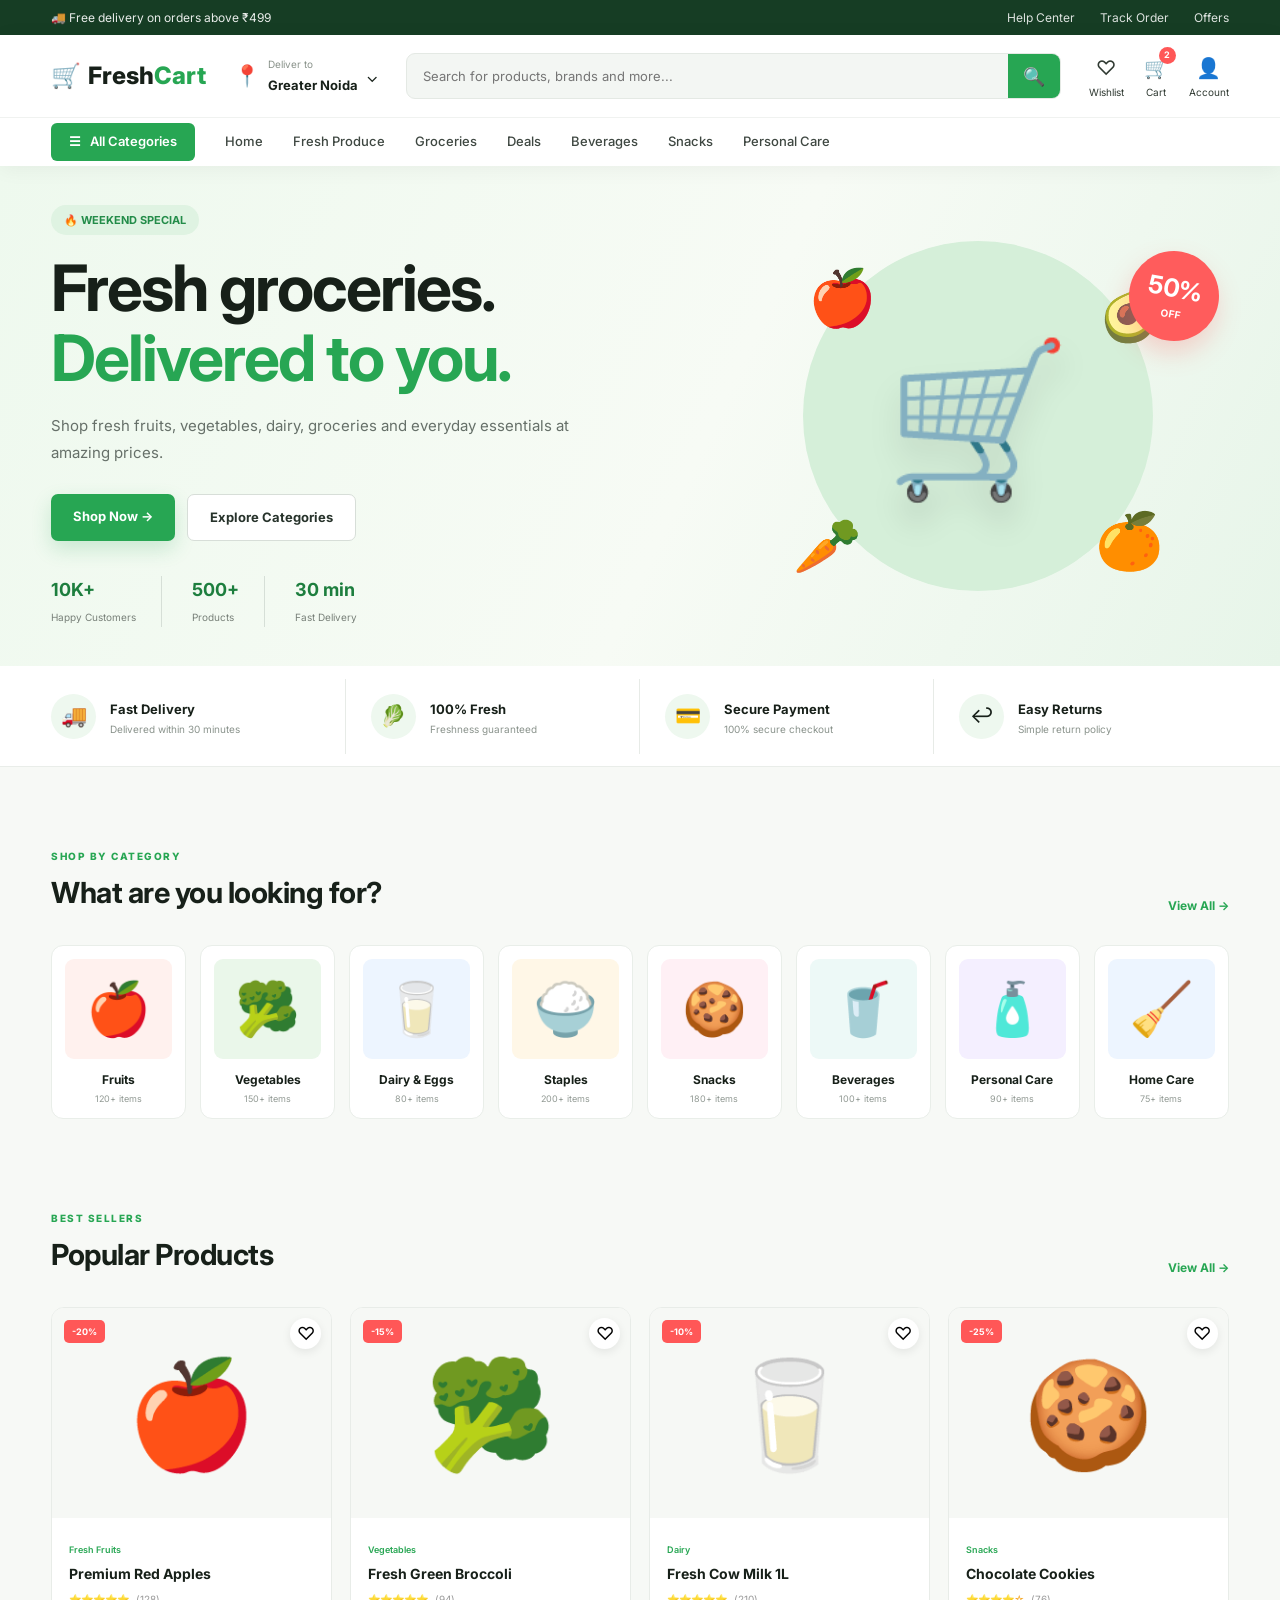
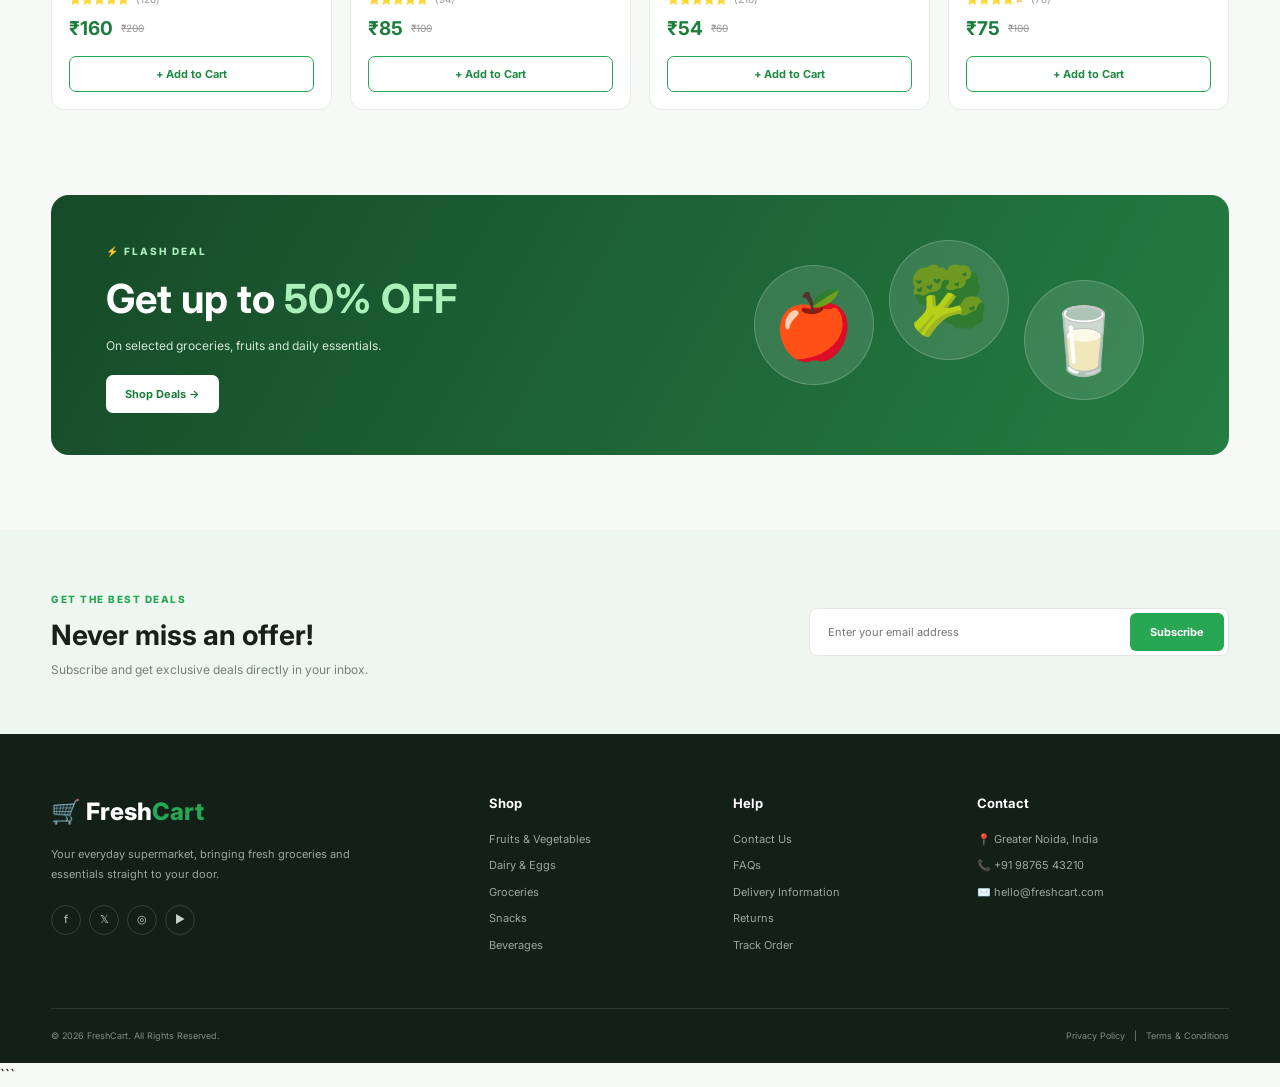
<file: supermartwebpage/index.html>
<!DOCTYPE html>
<html lang="en">
<head>
    <meta charset="UTF-8">
    <meta name="viewport" content="width=device-width, initial-scale=1.0">

    <title>FreshCart | Online Supermarket</title>

    <link rel="stylesheet" href="super.css">

    <link rel="preconnect" href="https://fonts.googleapis.com">
    <link rel="preconnect" href="https://fonts.gstatic.com" crossorigin>

    <link href="https://fonts.googleapis.com/css2?family=Inter:wght@400;500;600;700;800&display=swap" rel="stylesheet">
</head>

<body>


<!-- =====================================================
     TOP BAR
===================================================== -->

<div class="top-bar">

    <div class="container top-content">

        <p>🚚 Free delivery on orders above ₹499</p>

        <div class="top-links">
            <a href="#">Help Center</a>
            <a href="#">Track Order</a>
            <a href="#">Offers</a>
        </div>

    </div>

</div>


<!-- =====================================================
     HEADER
===================================================== -->

<header>

    <div class="container header-main">

        <!-- Logo -->

        <a href="#" class="logo">
            <span class="logo-icon">🛒</span>
            Fresh<span>Cart</span>
        </a>


        <!-- Location -->

        <div class="location">

            <span class="location-icon">📍</span>

            <div>
                <small>Deliver to</small>
                <strong>Greater Noida</strong>
            </div>

            <span>⌄</span>

        </div>


        <!-- Search -->

        <div class="search-box">

            <input
                type="text"
                placeholder="Search for products, brands and more...">

            <button>🔍</button>

        </div>


        <!-- Header Actions -->

        <div class="header-actions">

            <div class="header-action">
                <span>♡</span>
                <small>Wishlist</small>
            </div>

            <div class="header-action cart">

                <span>🛒</span>

                <b>2</b>

                <small>Cart</small>

            </div>

            <div class="header-action">
                <span>👤</span>
                <small>Account</small>
            </div>

        </div>

    </div>


    <!-- Navigation -->

    <nav class="navigation">

        <div class="container nav-inner">

            <a href="#" class="all-category">
                ☰ &nbsp; All Categories
            </a>

            <a href="#home">Home</a>
            <a href="#categories">Fresh Produce</a>
            <a href="#products">Groceries</a>
            <a href="#deals">Deals</a>
            <a href="#">Beverages</a>
            <a href="#">Snacks</a>
            <a href="#">Personal Care</a>

        </div>

    </nav>

</header>


<!-- =====================================================
     HERO
===================================================== -->

<main id="home">

<section class="hero">

    <div class="container hero-grid">


        <div class="hero-content">

            <span class="hero-badge">
                🔥 WEEKEND SPECIAL
            </span>

            <h1>
                Fresh groceries.
                <span>Delivered to you.</span>
            </h1>

            <p>
                Shop fresh fruits, vegetables, dairy, groceries
                and everyday essentials at amazing prices.
            </p>


            <div class="hero-buttons">

                <a href="#products" class="primary-btn">
                    Shop Now →
                </a>

                <a href="#categories" class="secondary-btn">
                    Explore Categories
                </a>

            </div>


            <div class="hero-trust">

                <div>
                    <strong>10K+</strong>
                    <span>Happy Customers</span>
                </div>

                <div>
                    <strong>500+</strong>
                    <span>Products</span>
                </div>

                <div>
                    <strong>30 min</strong>
                    <span>Fast Delivery</span>
                </div>

            </div>

        </div>


        <!-- Hero Product Display -->

        <div class="hero-product">

            <div class="hero-circle"></div>

            <span class="floating fruit-one">🍎</span>
            <span class="floating fruit-two">🥑</span>
            <span class="floating fruit-three">🥕</span>
            <span class="floating fruit-four">🍊</span>

            <div class="hero-basket">
                🛒
            </div>


            <div class="discount-bubble">

                <strong>50%</strong>
                <span>OFF</span>

            </div>

        </div>

    </div>

</section>


<!-- =====================================================
     FEATURES
===================================================== -->

<section class="features">

    <div class="container features-grid">

        <div class="feature">

            <div class="feature-icon">
                🚚
            </div>

            <div>
                <strong>Fast Delivery</strong>
                <p>Delivered within 30 minutes</p>
            </div>

        </div>


        <div class="feature">

            <div class="feature-icon">
                🥬
            </div>

            <div>
                <strong>100% Fresh</strong>
                <p>Freshness guaranteed</p>
            </div>

        </div>


        <div class="feature">

            <div class="feature-icon">
                💳
            </div>

            <div>
                <strong>Secure Payment</strong>
                <p>100% secure checkout</p>
            </div>

        </div>


        <div class="feature">

            <div class="feature-icon">
                ↩️
            </div>

            <div>
                <strong>Easy Returns</strong>
                <p>Simple return policy</p>
            </div>

        </div>

    </div>

</section>


<!-- =====================================================
     CATEGORIES
===================================================== -->

<section class="section" id="categories">

    <div class="container">

        <div class="section-header">

            <div>
                <span>SHOP BY CATEGORY</span>
                <h2>What are you looking for?</h2>
            </div>

            <a href="#" class="view-all">
                View All →
            </a>

        </div>


        <div class="category-grid">


            <div class="category-card">

                <div class="category-image fruit-bg">
                    🍎
                </div>

                <h3>Fruits</h3>
                <p>120+ items</p>

            </div>


            <div class="category-card">

                <div class="category-image vegetable-bg">
                    🥦
                </div>

                <h3>Vegetables</h3>
                <p>150+ items</p>

            </div>


            <div class="category-card">

                <div class="category-image dairy-bg">
                    🥛
                </div>

                <h3>Dairy & Eggs</h3>
                <p>80+ items</p>

            </div>


            <div class="category-card">

                <div class="category-image grocery-bg">
                    🍚
                </div>

                <h3>Staples</h3>
                <p>200+ items</p>

            </div>


            <div class="category-card">

                <div class="category-image snack-bg">
                    🍪
                </div>

                <h3>Snacks</h3>
                <p>180+ items</p>

            </div>


            <div class="category-card">

                <div class="category-image beverage-bg">
                    🥤
                </div>

                <h3>Beverages</h3>
                <p>100+ items</p>

            </div>


            <div class="category-card">

                <div class="category-image care-bg">
                    🧴
                </div>

                <h3>Personal Care</h3>
                <p>90+ items</p>

            </div>


            <div class="category-card">

                <div class="category-image cleaning-bg">
                    🧹
                </div>

                <h3>Home Care</h3>
                <p>75+ items</p>

            </div>

        </div>

    </div>

</section>


<!-- =====================================================
     PRODUCTS
===================================================== -->

<section class="section products-section" id="products">

    <div class="container">

        <div class="section-header">

            <div>

                <span>BEST SELLERS</span>

                <h2>Popular Products</h2>

            </div>

            <a href="#" class="view-all">
                View All →
            </a>

        </div>


        <div class="product-grid">


            <!-- Product 1 -->

            <article class="product-card">

                <div class="product-top">

                    <span class="product-discount">
                        -20%
                    </span>

                    <button class="wishlist">
                        ♡
                    </button>

                </div>


                <div class="product-image">
                    🍎
                </div>


                <div class="product-info">

                    <small>Fresh Fruits</small>

                    <h3>Premium Red Apples</h3>

                    <div class="rating">
                        ⭐⭐⭐⭐⭐
                        <span>(128)</span>
                    </div>

                    <div class="product-price">

                        <strong>₹160</strong>

                        <del>₹200</del>

                    </div>

                    <button class="cart-button">
                        + Add to Cart
                    </button>

                </div>

            </article>


            <!-- Product 2 -->

            <article class="product-card">

                <div class="product-top">

                    <span class="product-discount">
                        -15%
                    </span>

                    <button class="wishlist">
                        ♡
                    </button>

                </div>


                <div class="product-image">
                    🥦
                </div>


                <div class="product-info">

                    <small>Vegetables</small>

                    <h3>Fresh Green Broccoli</h3>

                    <div class="rating">
                        ⭐⭐⭐⭐⭐
                        <span>(94)</span>
                    </div>

                    <div class="product-price">

                        <strong>₹85</strong>

                        <del>₹100</del>

                    </div>

                    <button class="cart-button">
                        + Add to Cart
                    </button>

                </div>

            </article>


            <!-- Product 3 -->

            <article class="product-card">

                <div class="product-top">

                    <span class="product-discount">
                        -10%
                    </span>

                    <button class="wishlist">
                        ♡
                    </button>

                </div>


                <div class="product-image">
                    🥛
                </div>


                <div class="product-info">

                    <small>Dairy</small>

                    <h3>Fresh Cow Milk 1L</h3>

                    <div class="rating">
                        ⭐⭐⭐⭐⭐
                        <span>(210)</span>
                    </div>

                    <div class="product-price">

                        <strong>₹54</strong>

                        <del>₹60</del>

                    </div>

                    <button class="cart-button">
                        + Add to Cart
                    </button>

                </div>

            </article>


            <!-- Product 4 -->

            <article class="product-card">

                <div class="product-top">

                    <span class="product-discount">
                        -25%
                    </span>

                    <button class="wishlist">
                        ♡
                    </button>

                </div>


                <div class="product-image">
                    🍪
                </div>


                <div class="product-info">

                    <small>Snacks</small>

                    <h3>Chocolate Cookies</h3>

                    <div class="rating">
                        ⭐⭐⭐⭐☆
                        <span>(76)</span>
                    </div>

                    <div class="product-price">

                        <strong>₹75</strong>

                        <del>₹100</del>

                    </div>

                    <button class="cart-button">
                        + Add to Cart
                    </button>

                </div>

            </article>

        </div>

    </div>

</section>


<!-- =====================================================
     DEAL BANNER
===================================================== -->

<section class="deal-section" id="deals">

    <div class="container">

        <div class="deal-banner">

            <div class="deal-content">

                <span>⚡ FLASH DEAL</span>

                <h2>
                    Get up to
                    <strong>50% OFF</strong>
                </h2>

                <p>
                    On selected groceries, fruits and daily essentials.
                </p>

                <a href="#products" class="deal-button">
                    Shop Deals →
                </a>

            </div>


            <div class="deal-products">

                <div class="deal-item">
                    🍎
                </div>

                <div class="deal-item">
                    🥦
                </div>

                <div class="deal-item">
                    🥛
                </div>

            </div>

        </div>

    </div>

</section>


<!-- =====================================================
     APP / NEWSLETTER
===================================================== -->

<section class="newsletter">

    <div class="container newsletter-content">

        <div>

            <span>GET THE BEST DEALS</span>

            <h2>
                Never miss an offer!
            </h2>

            <p>
                Subscribe and get exclusive deals directly in your inbox.
            </p>

        </div>


        <form class="subscribe">

            <input
                type="email"
                placeholder="Enter your email address">

            <button>
                Subscribe
            </button>

        </form>

    </div>

</section>

</main>


<!-- =====================================================
     FOOTER
===================================================== -->

<footer>

    <div class="container footer-grid">


        <div class="footer-brand">

            <a href="#" class="logo">
                🛒 Fresh<span>Cart</span>
            </a>

            <p>
                Your everyday supermarket, bringing fresh
                groceries and essentials straight to your door.
            </p>

            <div class="social">
                <a href="#">f</a>
                <a href="#">𝕏</a>
                <a href="#">◎</a>
                <a href="#">▶</a>
            </div>

        </div>


        <div class="footer-column">

            <h3>Shop</h3>

            <a href="#">Fruits & Vegetables</a>
            <a href="#">Dairy & Eggs</a>
            <a href="#">Groceries</a>
            <a href="#">Snacks</a>
            <a href="#">Beverages</a>

        </div>


        <div class="footer-column">

            <h3>Help</h3>

            <a href="#">Contact Us</a>
            <a href="#">FAQs</a>
            <a href="#">Delivery Information</a>
            <a href="#">Returns</a>
            <a href="#">Track Order</a>

        </div>


        <div class="footer-column">

            <h3>Contact</h3>

            <p>📍 Greater Noida, India</p>
            <p>📞 +91 98765 43210</p>
            <p>✉️ hello@freshcart.com</p>

        </div>

    </div>


    <div class="container copyright">

        <p>
            © 2026 FreshCart. All Rights Reserved.
        </p>

        <div>
            Privacy Policy &nbsp; | &nbsp; Terms & Conditions
        </div>

    </div>

</footer>


</body>
</html>
```
</file>
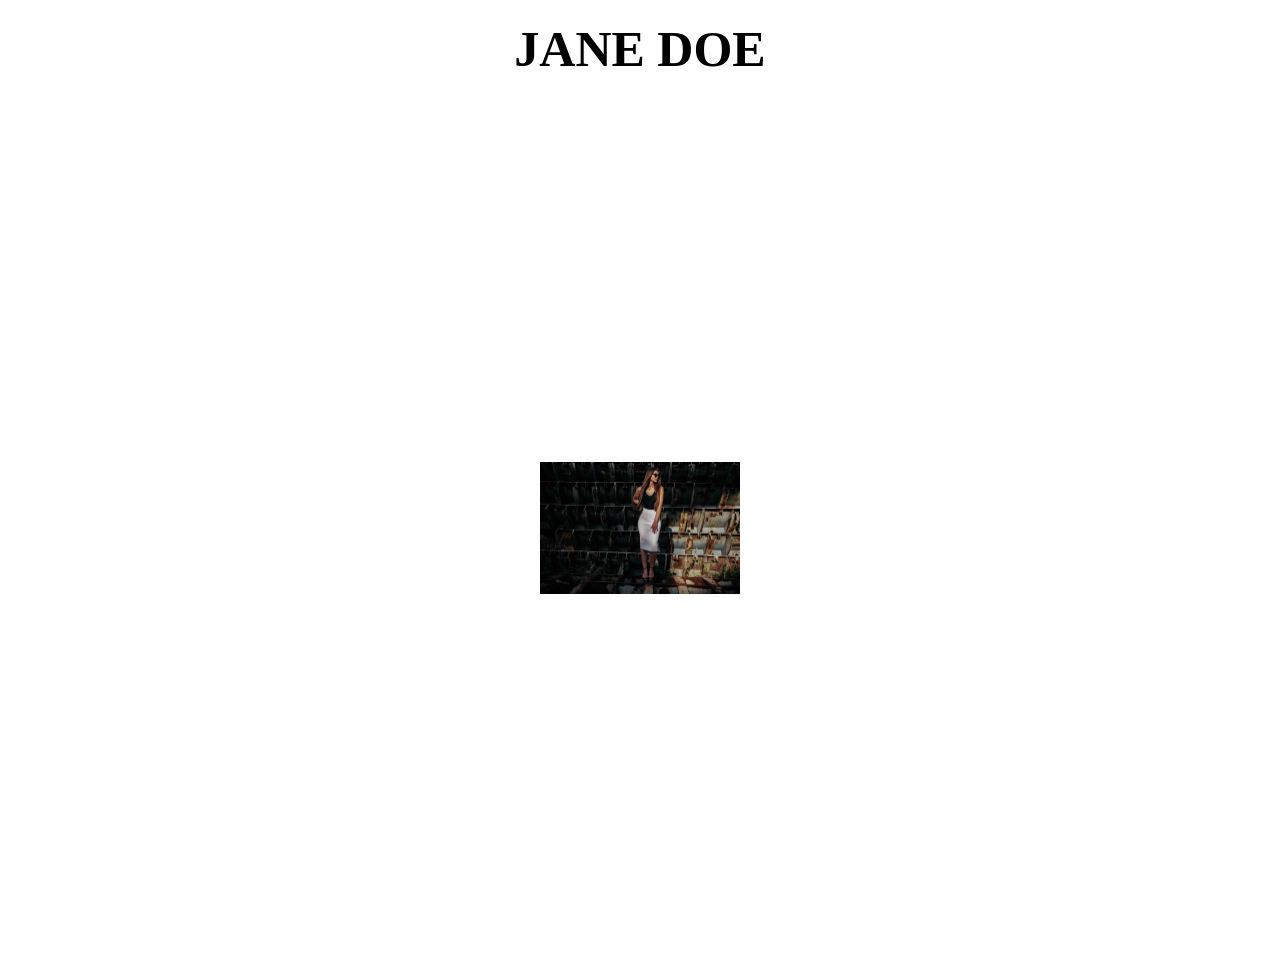
<file: maipage.html>
<!DOCTYPE html>
<html lang="en">
<head>
    <meta charset="UTF-8">
    <meta name="viewport" content="width=device-width, initial-scale=1.0">
    <link rel="stylesheet" href="mainpage.css">
    <title>Document</title>
</head>
<body>
    <h1>Jane Doe</h1>
    <div>
        <img src="jane.jpg" alt="Jane Doe" width="200">
    </div>
</body>
</html>
</file>
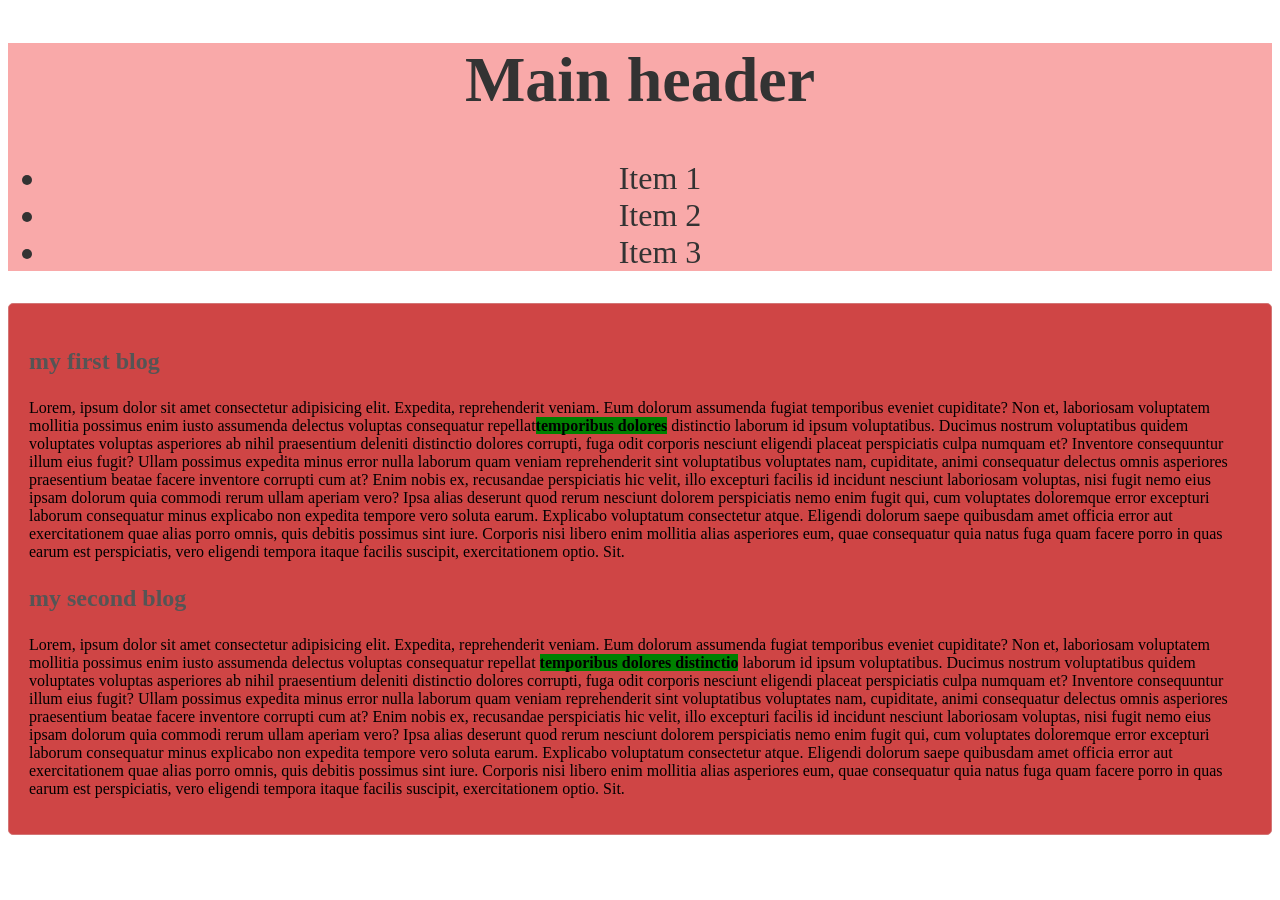
<file: staticpage1.html>
<!DOCTYPE html>
<html lang="en">
<head>
    <meta charset="UTF-8">
    <meta name="viewport" content="width=device-width, initial-scale=1.0">
    <link rel="stylesheet" href="staticpage1.css">
    <title>Staticpage1</title>
</head>
<body>
    <div class="main-header">
        <h1>Main header </h1>
        <ul>
            <li>Item 1</li>
            <li>Item 2</li>
            <li>Item 3</li>
        </ul>
    </div>

    <div class="main-section">
        <h3 class="secondary"> my first blog</h3>
        <p>Lorem, ipsum dolor sit amet consectetur adipisicing elit. Expedita, reprehenderit veniam. Eum dolorum assumenda fugiat temporibus eveniet cupiditate? Non et, laboriosam voluptatem mollitia possimus enim iusto assumenda delectus voluptas consequatur repellat<span>temporibus dolores</span>  distinctio laborum id ipsum voluptatibus. Ducimus nostrum voluptatibus quidem voluptates voluptas asperiores ab nihil praesentium deleniti distinctio dolores corrupti, fuga odit corporis nesciunt eligendi placeat perspiciatis culpa numquam et? Inventore consequuntur illum eius fugit? Ullam possimus expedita minus error nulla laborum quam veniam reprehenderit sint voluptatibus voluptates nam, cupiditate, animi consequatur delectus omnis asperiores praesentium beatae facere inventore corrupti cum at? Enim nobis ex, recusandae perspiciatis hic velit, illo excepturi facilis id incidunt nesciunt laboriosam voluptas, nisi fugit nemo eius ipsam dolorum quia commodi rerum ullam aperiam vero? Ipsa alias deserunt quod rerum nesciunt dolorem perspiciatis nemo enim fugit qui, cum voluptates doloremque error excepturi laborum consequatur minus explicabo non expedita tempore vero soluta earum. Explicabo voluptatum consectetur atque. Eligendi dolorum saepe quibusdam amet officia error aut exercitationem quae alias porro omnis, quis debitis possimus sint iure. Corporis nisi libero enim mollitia alias asperiores eum, quae consequatur quia natus fuga quam facere porro in quas earum est perspiciatis, vero eligendi tempora itaque facilis suscipit, exercitationem optio. Sit.
        
        </p>
        <h3 class="secondary"> my second blog</h3>
        <p>Lorem, ipsum dolor sit amet consectetur adipisicing elit. Expedita, reprehenderit veniam. Eum dolorum assumenda fugiat temporibus eveniet cupiditate? Non et, laboriosam voluptatem mollitia possimus enim iusto assumenda delectus voluptas consequatur repellat <span>temporibus dolores distinctio</span> laborum id ipsum voluptatibus. Ducimus nostrum voluptatibus quidem voluptates voluptas asperiores ab nihil praesentium deleniti distinctio dolores corrupti, fuga odit corporis nesciunt eligendi placeat perspiciatis culpa numquam et? Inventore consequuntur illum eius fugit? Ullam possimus expedita minus error nulla laborum quam veniam reprehenderit sint voluptatibus voluptates nam, cupiditate, animi consequatur delectus omnis asperiores praesentium beatae facere inventore corrupti cum at? Enim nobis ex, recusandae perspiciatis hic velit, illo excepturi facilis id incidunt nesciunt laboriosam voluptas, nisi fugit nemo eius ipsam dolorum quia commodi rerum ullam aperiam vero? Ipsa alias deserunt quod rerum nesciunt dolorem perspiciatis nemo enim fugit qui, cum voluptates doloremque error excepturi laborum consequatur minus explicabo non expedita tempore vero soluta earum. Explicabo voluptatum consectetur atque. Eligendi dolorum saepe quibusdam amet officia error aut exercitationem quae alias porro omnis, quis debitis possimus sint iure. Corporis nisi libero enim mollitia alias asperiores eum, quae consequatur quia natus fuga quam facere porro in quas earum est perspiciatis, vero eligendi tempora itaque facilis suscipit, exercitationem optio. Sit.</p>
    </div>
</body>
</html>
</file>
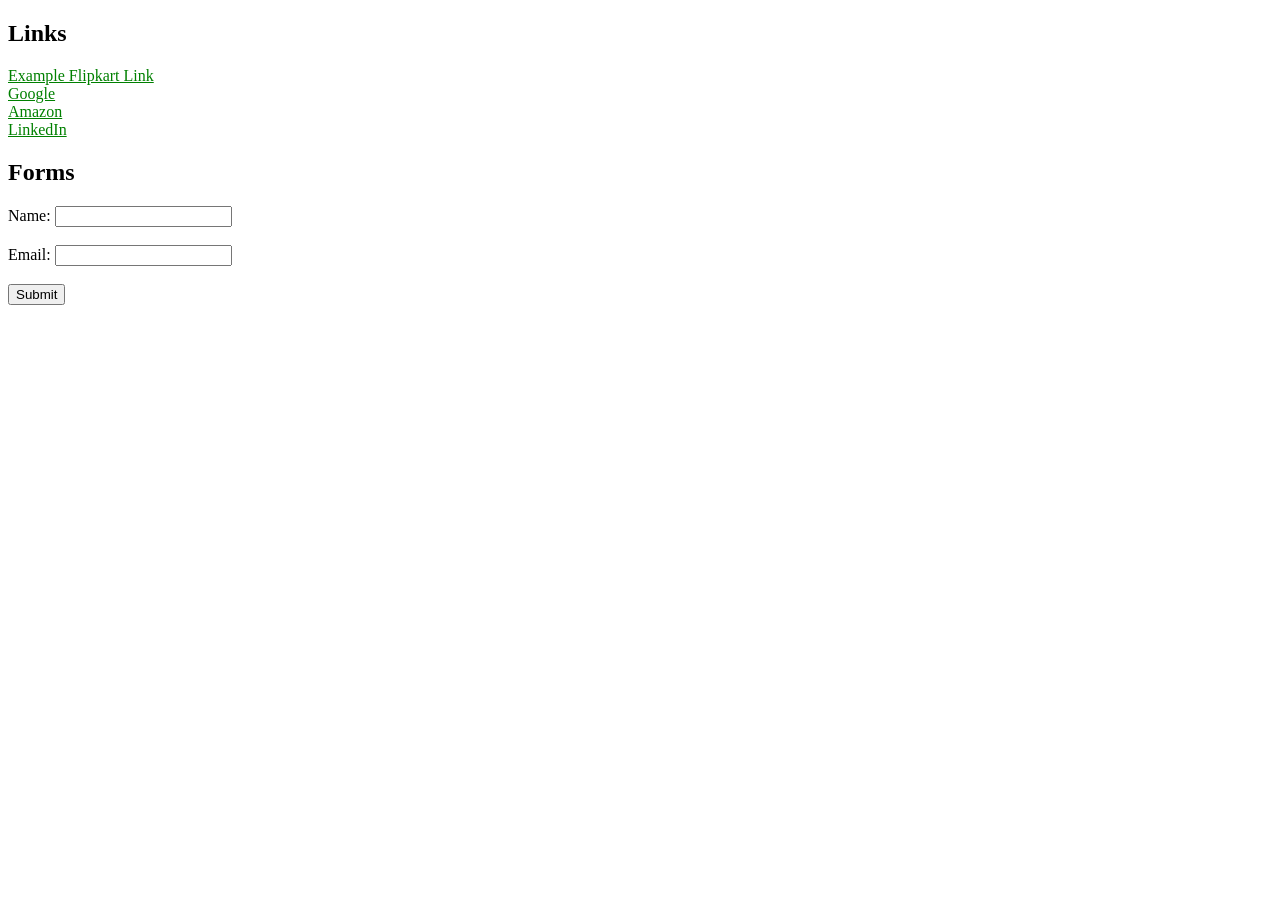
<file: attributes/attribute.html>
<!DOCTYPE html>
<html lang="en">
<head>
    <meta charset="UTF-8">
    <meta name="viewport" content="width=device-width, initial-scale=1.0">
    <link rel="stylesheet" href="attribute.css">
    <title>Attributes selectors</title>
</head>
<body>
    <h2>Links</h2>
    <a href="https://www.flipkart.com/">Example Flipkart Link</a><br>
    <a href="https://www.google.com">Google</a><br>
    <a href="https://www.amazon.com">Amazon</a><br>
    <a href="https://www.linkedin.com/in/pushkar-raj-959427245/">LinkedIn</a><br>
    <h2>Forms</h2>
    <form>
        <label for="name">Name:</label>
        <input type="text" id="name" name="name">
        <br><br>
        <label for="email">Email:</label>
        <input type="email" id="email" name="email">
        <br><br>
        <input type="submit" value="Submit">
    </form>
</body>
</html>
</file>
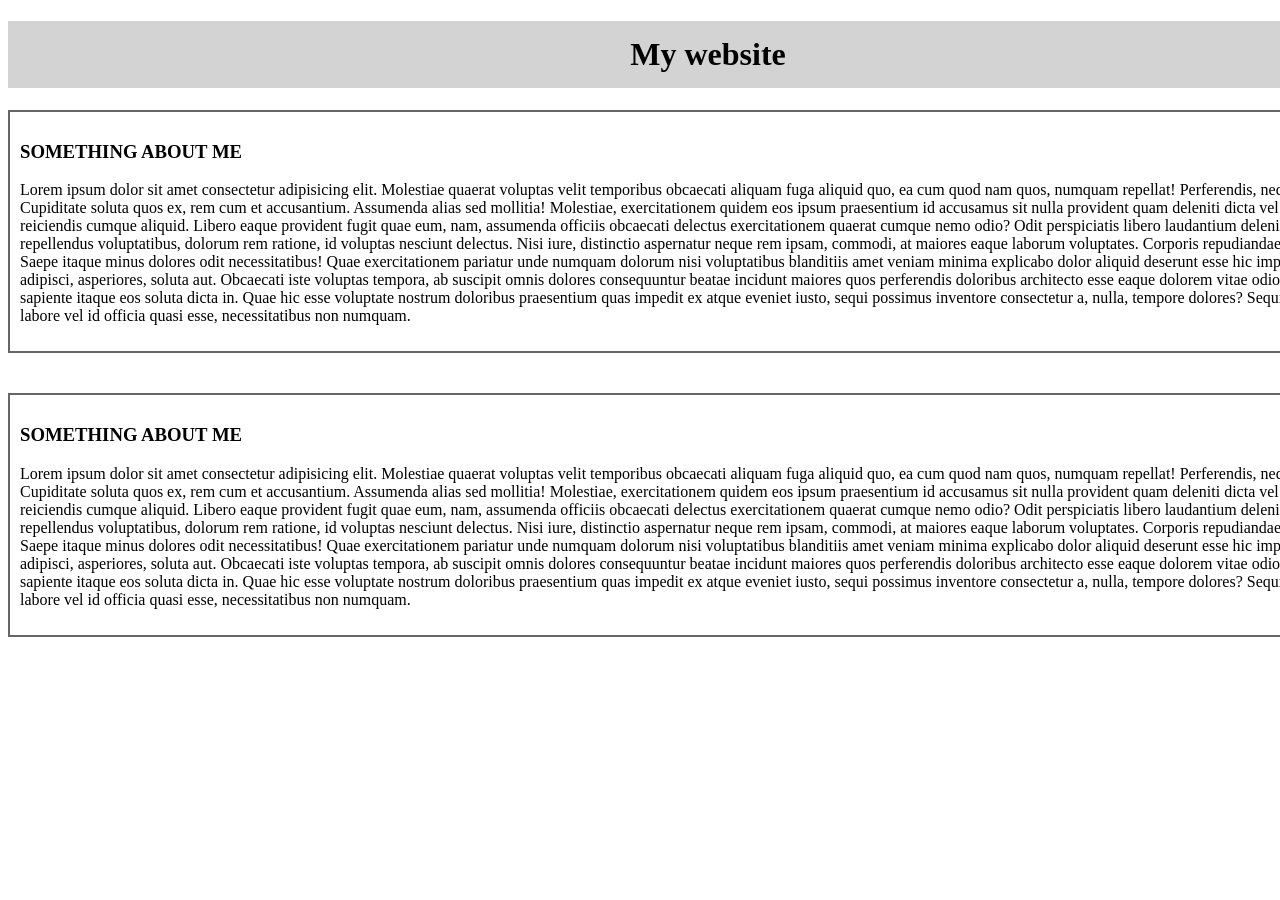
<file: Exercise/exercise1.html>
<!DOCTYPE html>
<html lang="en">
<head>
    <meta charset="UTF-8">
    <meta name="viewport" content="width=device-width, initial-scale=1.0">
    <link rel="stylesheet" href="style1.css">
    <title>Document</title>
</head>
<body>
    <div class="container">
        <h1>My website</h1>
        <section class="about-me">
            <h3>Something about me</h3>
            <p>Lorem ipsum dolor sit amet consectetur adipisicing elit. Molestiae quaerat voluptas velit temporibus obcaecati aliquam fuga aliquid quo, ea cum quod nam quos, numquam repellat! Perferendis, neque pariatur? Cupiditate soluta quos ex, rem cum et accusantium. Assumenda alias sed mollitia! Molestiae, exercitationem quidem eos ipsum praesentium id accusamus sit nulla provident quam deleniti dicta vel maxime reiciendis cumque aliquid. Libero eaque provident fugit quae eum, nam, assumenda officiis obcaecati delectus exercitationem quaerat cumque nemo odio? Odit perspiciatis libero laudantium deleniti molestiae nobis repellendus voluptatibus, dolorum rem ratione, id voluptas nesciunt delectus. Nisi iure, distinctio aspernatur neque rem ipsam, commodi, at maiores eaque laborum voluptates. Corporis repudiandae maiores libero. Saepe itaque minus dolores odit necessitatibus! Quae exercitationem pariatur unde numquam dolorum nisi voluptatibus blanditiis amet veniam minima explicabo dolor aliquid deserunt esse hic impedit placeat nam adipisci, asperiores, soluta aut. Obcaecati iste voluptas tempora, ab suscipit omnis dolores consequuntur beatae incidunt maiores quos perferendis doloribus architecto esse eaque dolorem vitae odio repudiandae sapiente itaque eos soluta dicta in. Quae hic esse voluptate nostrum doloribus praesentium quas impedit ex atque eveniet iusto, sequi possimus inventore consectetur a, nulla, tempore dolores? Sequi quidem nulla labore vel id officia quasi esse, necessitatibus non numquam.</p>
        </section>
      <section class="about-lilly">
        <h3>Something about me</h3>
        <p>Lorem ipsum dolor sit amet consectetur adipisicing elit. Molestiae quaerat voluptas velit temporibus obcaecati aliquam fuga aliquid quo, ea cum quod nam quos, numquam repellat! Perferendis, neque pariatur? Cupiditate soluta quos ex, rem cum et accusantium. Assumenda alias sed mollitia! Molestiae, exercitationem quidem eos ipsum praesentium id accusamus sit nulla provident quam deleniti dicta vel maxime reiciendis cumque aliquid. Libero eaque provident fugit quae eum, nam, assumenda officiis obcaecati delectus exercitationem quaerat cumque nemo odio? Odit perspiciatis libero laudantium deleniti molestiae nobis repellendus voluptatibus, dolorum rem ratione, id voluptas nesciunt delectus. Nisi iure, distinctio aspernatur neque rem ipsam, commodi, at maiores eaque laborum voluptates. Corporis repudiandae maiores libero. Saepe itaque minus dolores odit necessitatibus! Quae exercitationem pariatur unde numquam dolorum nisi voluptatibus blanditiis amet veniam minima explicabo dolor aliquid deserunt esse hic impedit placeat nam adipisci, asperiores, soluta aut. Obcaecati iste voluptas tempora, ab suscipit omnis dolores consequuntur beatae incidunt maiores quos perferendis doloribus architecto esse eaque dolorem vitae odio repudiandae sapiente itaque eos soluta dicta in. Quae hic esse voluptate nostrum doloribus praesentium quas impedit ex atque eveniet iusto, sequi possimus inventore consectetur a, nulla, tempore dolores? Sequi quidem nulla labore vel id officia quasi esse, necessitatibus non numquam.</p>
    </section>
    </div>

</body>
</html>
</file>
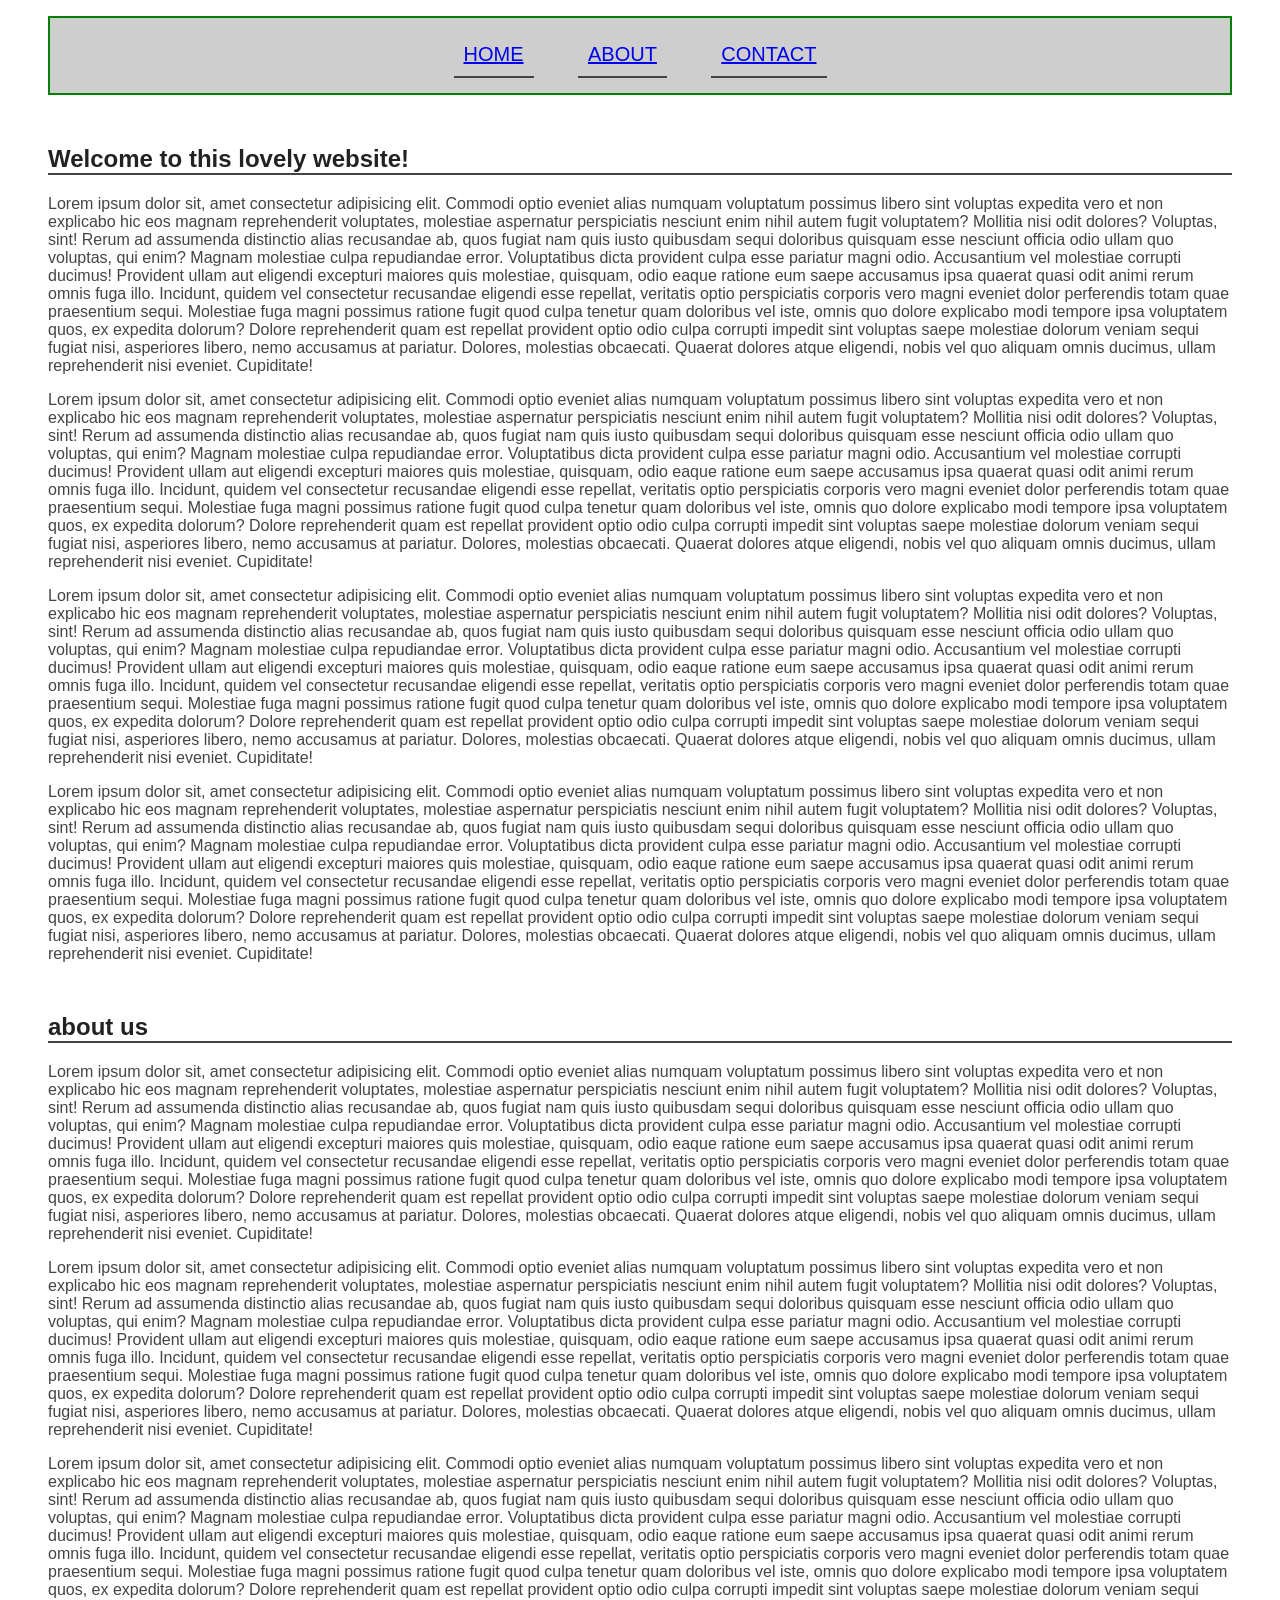
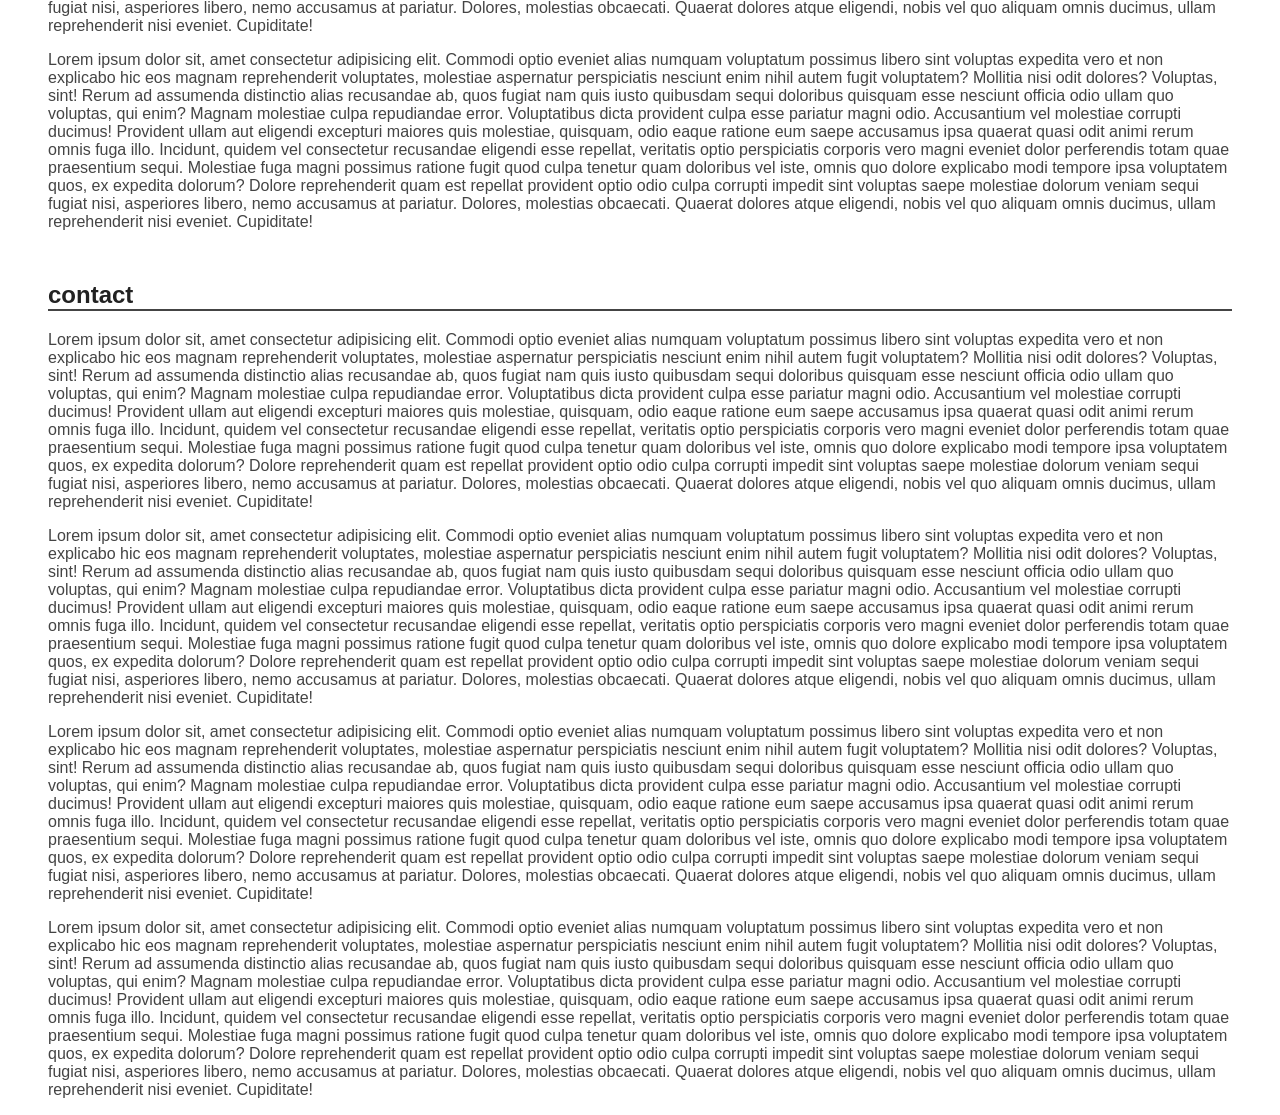
<file: Exercise/exercise2.html>
<!DOCTYPE html>
<html lang="en">
<head>
    <meta charset="UTF-8">
    <meta name="viewport" content="width=device-width, initial-scale=1.
    0">
    <link rel="stylesheet" href="exercise2.css">
    <title>Document</title>
</head>
<body>
    <nav>
        <ul>
            <li><a href="#Home">Home</a></li>
            <li><a href="#About">About</a></li>
            <li><a href="#Contact">Contact</a></li>
        </ul>
    </nav>
    <section id="home">
        <h2>Welcome to this lovely website!</h2>
        <p>Lorem ipsum dolor sit, amet consectetur adipisicing elit. Commodi optio eveniet alias numquam voluptatum possimus libero sint voluptas expedita vero et non explicabo hic eos magnam reprehenderit voluptates, molestiae aspernatur perspiciatis nesciunt enim nihil autem fugit voluptatem? Mollitia nisi odit dolores? Voluptas, sint! Rerum ad assumenda distinctio alias recusandae ab, quos fugiat nam quis iusto quibusdam sequi doloribus quisquam esse nesciunt officia odio ullam quo voluptas, qui enim? Magnam molestiae culpa repudiandae error. Voluptatibus dicta provident culpa esse pariatur magni odio. Accusantium vel molestiae corrupti ducimus! Provident ullam aut eligendi excepturi maiores quis molestiae, quisquam, odio eaque ratione eum saepe accusamus ipsa quaerat quasi odit animi rerum omnis fuga illo. Incidunt, quidem vel consectetur recusandae eligendi esse repellat, veritatis optio perspiciatis corporis vero magni eveniet dolor perferendis totam quae praesentium sequi. Molestiae fuga magni possimus ratione fugit quod culpa tenetur quam doloribus vel iste, omnis quo dolore explicabo modi tempore ipsa voluptatem quos, ex expedita dolorum? Dolore reprehenderit quam est repellat provident optio odio culpa corrupti impedit sint voluptas saepe molestiae dolorum veniam sequi fugiat nisi, asperiores libero, nemo accusamus at pariatur. Dolores, molestias obcaecati. Quaerat dolores atque eligendi, nobis vel quo aliquam omnis ducimus, ullam reprehenderit nisi eveniet. Cupiditate!</p>
        <p>Lorem ipsum dolor sit, amet consectetur adipisicing elit. Commodi optio eveniet alias numquam voluptatum possimus libero sint voluptas expedita vero et non explicabo hic eos magnam reprehenderit voluptates, molestiae aspernatur perspiciatis nesciunt enim nihil autem fugit voluptatem? Mollitia nisi odit dolores? Voluptas, sint! Rerum ad assumenda distinctio alias recusandae ab, quos fugiat nam quis iusto quibusdam sequi doloribus quisquam esse nesciunt officia odio ullam quo voluptas, qui enim? Magnam molestiae culpa repudiandae error. Voluptatibus dicta provident culpa esse pariatur magni odio. Accusantium vel molestiae corrupti ducimus! Provident ullam aut eligendi excepturi maiores quis molestiae, quisquam, odio eaque ratione eum saepe accusamus ipsa quaerat quasi odit animi rerum omnis fuga illo. Incidunt, quidem vel consectetur recusandae eligendi esse repellat, veritatis optio perspiciatis corporis vero magni eveniet dolor perferendis totam quae praesentium sequi. Molestiae fuga magni possimus ratione fugit quod culpa tenetur quam doloribus vel iste, omnis quo dolore explicabo modi tempore ipsa voluptatem quos, ex expedita dolorum? Dolore reprehenderit quam est repellat provident optio odio culpa corrupti impedit sint voluptas saepe molestiae dolorum veniam sequi fugiat nisi, asperiores libero, nemo accusamus at pariatur. Dolores, molestias obcaecati. Quaerat dolores atque eligendi, nobis vel quo aliquam omnis ducimus, ullam reprehenderit nisi eveniet. Cupiditate!</p>
        <p>Lorem ipsum dolor sit, amet consectetur adipisicing elit. Commodi optio eveniet alias numquam voluptatum possimus libero sint voluptas expedita vero et non explicabo hic eos magnam reprehenderit voluptates, molestiae aspernatur perspiciatis nesciunt enim nihil autem fugit voluptatem? Mollitia nisi odit dolores? Voluptas, sint! Rerum ad assumenda distinctio alias recusandae ab, quos fugiat nam quis iusto quibusdam sequi doloribus quisquam esse nesciunt officia odio ullam quo voluptas, qui enim? Magnam molestiae culpa repudiandae error. Voluptatibus dicta provident culpa esse pariatur magni odio. Accusantium vel molestiae corrupti ducimus! Provident ullam aut eligendi excepturi maiores quis molestiae, quisquam, odio eaque ratione eum saepe accusamus ipsa quaerat quasi odit animi rerum omnis fuga illo. Incidunt, quidem vel consectetur recusandae eligendi esse repellat, veritatis optio perspiciatis corporis vero magni eveniet dolor perferendis totam quae praesentium sequi. Molestiae fuga magni possimus ratione fugit quod culpa tenetur quam doloribus vel iste, omnis quo dolore explicabo modi tempore ipsa voluptatem quos, ex expedita dolorum? Dolore reprehenderit quam est repellat provident optio odio culpa corrupti impedit sint voluptas saepe molestiae dolorum veniam sequi fugiat nisi, asperiores libero, nemo accusamus at pariatur. Dolores, molestias obcaecati. Quaerat dolores atque eligendi, nobis vel quo aliquam omnis ducimus, ullam reprehenderit nisi eveniet. Cupiditate!</p>
        <p>Lorem ipsum dolor sit, amet consectetur adipisicing elit. Commodi optio eveniet alias numquam voluptatum possimus libero sint voluptas expedita vero et non explicabo hic eos magnam reprehenderit voluptates, molestiae aspernatur perspiciatis nesciunt enim nihil autem fugit voluptatem? Mollitia nisi odit dolores? Voluptas, sint! Rerum ad assumenda distinctio alias recusandae ab, quos fugiat nam quis iusto quibusdam sequi doloribus quisquam esse nesciunt officia odio ullam quo voluptas, qui enim? Magnam molestiae culpa repudiandae error. Voluptatibus dicta provident culpa esse pariatur magni odio. Accusantium vel molestiae corrupti ducimus! Provident ullam aut eligendi excepturi maiores quis molestiae, quisquam, odio eaque ratione eum saepe accusamus ipsa quaerat quasi odit animi rerum omnis fuga illo. Incidunt, quidem vel consectetur recusandae eligendi esse repellat, veritatis optio perspiciatis corporis vero magni eveniet dolor perferendis totam quae praesentium sequi. Molestiae fuga magni possimus ratione fugit quod culpa tenetur quam doloribus vel iste, omnis quo dolore explicabo modi tempore ipsa voluptatem quos, ex expedita dolorum? Dolore reprehenderit quam est repellat provident optio odio culpa corrupti impedit sint voluptas saepe molestiae dolorum veniam sequi fugiat nisi, asperiores libero, nemo accusamus at pariatur. Dolores, molestias obcaecati. Quaerat dolores atque eligendi, nobis vel quo aliquam omnis ducimus, ullam reprehenderit nisi eveniet. Cupiditate!</p>
        </section>
         <section id="About">
        <h2>about us</h2>



        
        <p>Lorem ipsum dolor sit, amet consectetur adipisicing elit. Commodi optio eveniet alias numquam voluptatum possimus libero sint voluptas expedita vero et non explicabo hic eos magnam reprehenderit voluptates, molestiae aspernatur perspiciatis nesciunt enim nihil autem fugit voluptatem? Mollitia nisi odit dolores? Voluptas, sint! Rerum ad assumenda distinctio alias recusandae ab, quos fugiat nam quis iusto quibusdam sequi doloribus quisquam esse nesciunt officia odio ullam quo voluptas, qui enim? Magnam molestiae culpa repudiandae error. Voluptatibus dicta provident culpa esse pariatur magni odio. Accusantium vel molestiae corrupti ducimus! Provident ullam aut eligendi excepturi maiores quis molestiae, quisquam, odio eaque ratione eum saepe accusamus ipsa quaerat quasi odit animi rerum omnis fuga illo. Incidunt, quidem vel consectetur recusandae eligendi esse repellat, veritatis optio perspiciatis corporis vero magni eveniet dolor perferendis totam quae praesentium sequi. Molestiae fuga magni possimus ratione fugit quod culpa tenetur quam doloribus vel iste, omnis quo dolore explicabo modi tempore ipsa voluptatem quos, ex expedita dolorum? Dolore reprehenderit quam est repellat provident optio odio culpa corrupti impedit sint voluptas saepe molestiae dolorum veniam sequi fugiat nisi, asperiores libero, nemo accusamus at pariatur. Dolores, molestias obcaecati. Quaerat dolores atque eligendi, nobis vel quo aliquam omnis ducimus, ullam reprehenderit nisi eveniet. Cupiditate!</p>
        <p>Lorem ipsum dolor sit, amet consectetur adipisicing elit. Commodi optio eveniet alias numquam voluptatum possimus libero sint voluptas expedita vero et non explicabo hic eos magnam reprehenderit voluptates, molestiae aspernatur perspiciatis nesciunt enim nihil autem fugit voluptatem? Mollitia nisi odit dolores? Voluptas, sint! Rerum ad assumenda distinctio alias recusandae ab, quos fugiat nam quis iusto quibusdam sequi doloribus quisquam esse nesciunt officia odio ullam quo voluptas, qui enim? Magnam molestiae culpa repudiandae error. Voluptatibus dicta provident culpa esse pariatur magni odio. Accusantium vel molestiae corrupti ducimus! Provident ullam aut eligendi excepturi maiores quis molestiae, quisquam, odio eaque ratione eum saepe accusamus ipsa quaerat quasi odit animi rerum omnis fuga illo. Incidunt, quidem vel consectetur recusandae eligendi esse repellat, veritatis optio perspiciatis corporis vero magni eveniet dolor perferendis totam quae praesentium sequi. Molestiae fuga magni possimus ratione fugit quod culpa tenetur quam doloribus vel iste, omnis quo dolore explicabo modi tempore ipsa voluptatem quos, ex expedita dolorum? Dolore reprehenderit quam est repellat provident optio odio culpa corrupti impedit sint voluptas saepe molestiae dolorum veniam sequi fugiat nisi, asperiores libero, nemo accusamus at pariatur. Dolores, molestias obcaecati. Quaerat dolores atque eligendi, nobis vel quo aliquam omnis ducimus, ullam reprehenderit nisi eveniet. Cupiditate!</p>
        <p>Lorem ipsum dolor sit, amet consectetur adipisicing elit. Commodi optio eveniet alias numquam voluptatum possimus libero sint voluptas expedita vero et non explicabo hic eos magnam reprehenderit voluptates, molestiae aspernatur perspiciatis nesciunt enim nihil autem fugit voluptatem? Mollitia nisi odit dolores? Voluptas, sint! Rerum ad assumenda distinctio alias recusandae ab, quos fugiat nam quis iusto quibusdam sequi doloribus quisquam esse nesciunt officia odio ullam quo voluptas, qui enim? Magnam molestiae culpa repudiandae error. Voluptatibus dicta provident culpa esse pariatur magni odio. Accusantium vel molestiae corrupti ducimus! Provident ullam aut eligendi excepturi maiores quis molestiae, quisquam, odio eaque ratione eum saepe accusamus ipsa quaerat quasi odit animi rerum omnis fuga illo. Incidunt, quidem vel consectetur recusandae eligendi esse repellat, veritatis optio perspiciatis corporis vero magni eveniet dolor perferendis totam quae praesentium sequi. Molestiae fuga magni possimus ratione fugit quod culpa tenetur quam doloribus vel iste, omnis quo dolore explicabo modi tempore ipsa voluptatem quos, ex expedita dolorum? Dolore reprehenderit quam est repellat provident optio odio culpa corrupti impedit sint voluptas saepe molestiae dolorum veniam sequi fugiat nisi, asperiores libero, nemo accusamus at pariatur. Dolores, molestias obcaecati. Quaerat dolores atque eligendi, nobis vel quo aliquam omnis ducimus, ullam reprehenderit nisi eveniet. Cupiditate!</p>
        <p>Lorem ipsum dolor sit, amet consectetur adipisicing elit. Commodi optio eveniet alias numquam voluptatum possimus libero sint voluptas expedita vero et non explicabo hic eos magnam reprehenderit voluptates, molestiae aspernatur perspiciatis nesciunt enim nihil autem fugit voluptatem? Mollitia nisi odit dolores? Voluptas, sint! Rerum ad assumenda distinctio alias recusandae ab, quos fugiat nam quis iusto quibusdam sequi doloribus quisquam esse nesciunt officia odio ullam quo voluptas, qui enim? Magnam molestiae culpa repudiandae error. Voluptatibus dicta provident culpa esse pariatur magni odio. Accusantium vel molestiae corrupti ducimus! Provident ullam aut eligendi excepturi maiores quis molestiae, quisquam, odio eaque ratione eum saepe accusamus ipsa quaerat quasi odit animi rerum omnis fuga illo. Incidunt, quidem vel consectetur recusandae eligendi esse repellat, veritatis optio perspiciatis corporis vero magni eveniet dolor perferendis totam quae praesentium sequi. Molestiae fuga magni possimus ratione fugit quod culpa tenetur quam doloribus vel iste, omnis quo dolore explicabo modi tempore ipsa voluptatem quos, ex expedita dolorum? Dolore reprehenderit quam est repellat provident optio odio culpa corrupti impedit sint voluptas saepe molestiae dolorum veniam sequi fugiat nisi, asperiores libero, nemo accusamus at pariatur. Dolores, molestias obcaecati. Quaerat dolores atque eligendi, nobis vel quo aliquam omnis ducimus, ullam reprehenderit nisi eveniet. Cupiditate!</p>
        </section>
         <section id="Contact">
        <h2>contact</h2>
        <p>Lorem ipsum dolor sit, amet consectetur adipisicing elit. Commodi optio eveniet alias numquam voluptatum possimus libero sint voluptas expedita vero et non explicabo hic eos magnam reprehenderit voluptates, molestiae aspernatur perspiciatis nesciunt enim nihil autem fugit voluptatem? Mollitia nisi odit dolores? Voluptas, sint! Rerum ad assumenda distinctio alias recusandae ab, quos fugiat nam quis iusto quibusdam sequi doloribus quisquam esse nesciunt officia odio ullam quo voluptas, qui enim? Magnam molestiae culpa repudiandae error. Voluptatibus dicta provident culpa esse pariatur magni odio. Accusantium vel molestiae corrupti ducimus! Provident ullam aut eligendi excepturi maiores quis molestiae, quisquam, odio eaque ratione eum saepe accusamus ipsa quaerat quasi odit animi rerum omnis fuga illo. Incidunt, quidem vel consectetur recusandae eligendi esse repellat, veritatis optio perspiciatis corporis vero magni eveniet dolor perferendis totam quae praesentium sequi. Molestiae fuga magni possimus ratione fugit quod culpa tenetur quam doloribus vel iste, omnis quo dolore explicabo modi tempore ipsa voluptatem quos, ex expedita dolorum? Dolore reprehenderit quam est repellat provident optio odio culpa corrupti impedit sint voluptas saepe molestiae dolorum veniam sequi fugiat nisi, asperiores libero, nemo accusamus at pariatur. Dolores, molestias obcaecati. Quaerat dolores atque eligendi, nobis vel quo aliquam omnis ducimus, ullam reprehenderit nisi eveniet. Cupiditate!</p>
        <p>Lorem ipsum dolor sit, amet consectetur adipisicing elit. Commodi optio eveniet alias numquam voluptatum possimus libero sint voluptas expedita vero et non explicabo hic eos magnam reprehenderit voluptates, molestiae aspernatur perspiciatis nesciunt enim nihil autem fugit voluptatem? Mollitia nisi odit dolores? Voluptas, sint! Rerum ad assumenda distinctio alias recusandae ab, quos fugiat nam quis iusto quibusdam sequi doloribus quisquam esse nesciunt officia odio ullam quo voluptas, qui enim? Magnam molestiae culpa repudiandae error. Voluptatibus dicta provident culpa esse pariatur magni odio. Accusantium vel molestiae corrupti ducimus! Provident ullam aut eligendi excepturi maiores quis molestiae, quisquam, odio eaque ratione eum saepe accusamus ipsa quaerat quasi odit animi rerum omnis fuga illo. Incidunt, quidem vel consectetur recusandae eligendi esse repellat, veritatis optio perspiciatis corporis vero magni eveniet dolor perferendis totam quae praesentium sequi. Molestiae fuga magni possimus ratione fugit quod culpa tenetur quam doloribus vel iste, omnis quo dolore explicabo modi tempore ipsa voluptatem quos, ex expedita dolorum? Dolore reprehenderit quam est repellat provident optio odio culpa corrupti impedit sint voluptas saepe molestiae dolorum veniam sequi fugiat nisi, asperiores libero, nemo accusamus at pariatur. Dolores, molestias obcaecati. Quaerat dolores atque eligendi, nobis vel quo aliquam omnis ducimus, ullam reprehenderit nisi eveniet. Cupiditate!</p>
        <p>Lorem ipsum dolor sit, amet consectetur adipisicing elit. Commodi optio eveniet alias numquam voluptatum possimus libero sint voluptas expedita vero et non explicabo hic eos magnam reprehenderit voluptates, molestiae aspernatur perspiciatis nesciunt enim nihil autem fugit voluptatem? Mollitia nisi odit dolores? Voluptas, sint! Rerum ad assumenda distinctio alias recusandae ab, quos fugiat nam quis iusto quibusdam sequi doloribus quisquam esse nesciunt officia odio ullam quo voluptas, qui enim? Magnam molestiae culpa repudiandae error. Voluptatibus dicta provident culpa esse pariatur magni odio. Accusantium vel molestiae corrupti ducimus! Provident ullam aut eligendi excepturi maiores quis molestiae, quisquam, odio eaque ratione eum saepe accusamus ipsa quaerat quasi odit animi rerum omnis fuga illo. Incidunt, quidem vel consectetur recusandae eligendi esse repellat, veritatis optio perspiciatis corporis vero magni eveniet dolor perferendis totam quae praesentium sequi. Molestiae fuga magni possimus ratione fugit quod culpa tenetur quam doloribus vel iste, omnis quo dolore explicabo modi tempore ipsa voluptatem quos, ex expedita dolorum? Dolore reprehenderit quam est repellat provident optio odio culpa corrupti impedit sint voluptas saepe molestiae dolorum veniam sequi fugiat nisi, asperiores libero, nemo accusamus at pariatur. Dolores, molestias obcaecati. Quaerat dolores atque eligendi, nobis vel quo aliquam omnis ducimus, ullam reprehenderit nisi eveniet. Cupiditate!</p>
        <p>Lorem ipsum dolor sit, amet consectetur adipisicing elit. Commodi optio eveniet alias numquam voluptatum possimus libero sint voluptas expedita vero et non explicabo hic eos magnam reprehenderit voluptates, molestiae aspernatur perspiciatis nesciunt enim nihil autem fugit voluptatem? Mollitia nisi odit dolores? Voluptas, sint! Rerum ad assumenda distinctio alias recusandae ab, quos fugiat nam quis iusto quibusdam sequi doloribus quisquam esse nesciunt officia odio ullam quo voluptas, qui enim? Magnam molestiae culpa repudiandae error. Voluptatibus dicta provident culpa esse pariatur magni odio. Accusantium vel molestiae corrupti ducimus! Provident ullam aut eligendi excepturi maiores quis molestiae, quisquam, odio eaque ratione eum saepe accusamus ipsa quaerat quasi odit animi rerum omnis fuga illo. Incidunt, quidem vel consectetur recusandae eligendi esse repellat, veritatis optio perspiciatis corporis vero magni eveniet dolor perferendis totam quae praesentium sequi. Molestiae fuga magni possimus ratione fugit quod culpa tenetur quam doloribus vel iste, omnis quo dolore explicabo modi tempore ipsa voluptatem quos, ex expedita dolorum? Dolore reprehenderit quam est repellat provident optio odio culpa corrupti impedit sint voluptas saepe molestiae dolorum veniam sequi fugiat nisi, asperiores libero, nemo accusamus at pariatur. Dolores, molestias obcaecati. Quaerat dolores atque eligendi, nobis vel quo aliquam omnis ducimus, ullam reprehenderit nisi eveniet. Cupiditate!</p>
        </section>
       
    
</body>
</html>
</file>
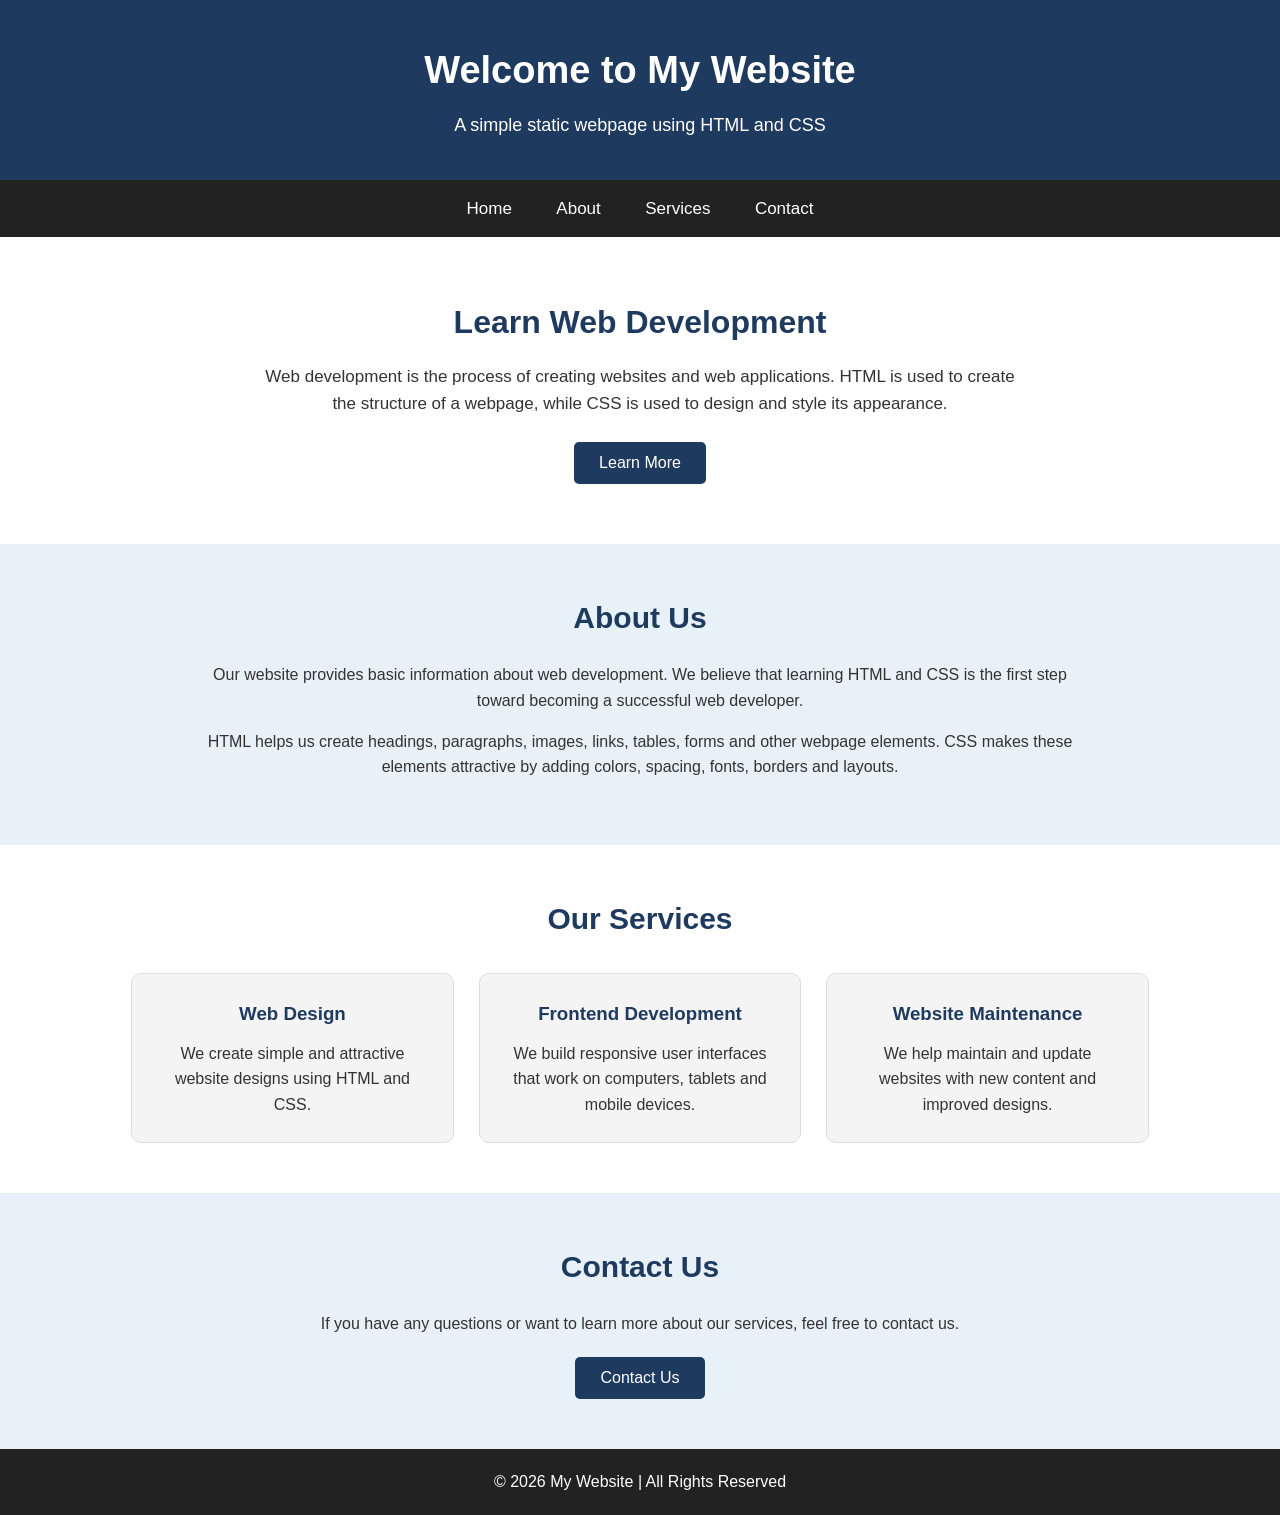
<file: Exercise/exercise3.html>
<!DOCTYPE html>
<html lang="en">
<head>
    <meta charset="UTF-8">
    <meta name="viewport" content="width=device-width, initial-scale=1.0">
    <title>My Static Web Page</title>

    <!-- Linking CSS -->
    <link rel="stylesheet" href="exercise3.css">
</head>

<body>

    <!-- Header -->
    <header>
        <h1>Welcome to My Website</h1>
        <p>A simple static webpage using HTML and CSS</p>
    </header>

    <!-- Navigation Bar -->
    <nav>
        <a href="#home">Home</a>
        <a href="#about">About</a>
        <a href="#services">Services</a>
        <a href="#contact">Contact</a>
    </nav>

    <!-- Home Section -->
    <section id="home" class="hero">
        <h2>Learn Web Development</h2>

        <p>
            Web development is the process of creating websites and web
            applications. HTML is used to create the structure of a webpage,
            while CSS is used to design and style its appearance.
        </p>

        <button>Learn More</button>
    </section>

    <!-- About Section -->
    <section id="about" class="about">
        <h2>About Us</h2>

        <p>
            Our website provides basic information about web development.
            We believe that learning HTML and CSS is the first step toward
            becoming a successful web developer.
        </p>

        <p>
            HTML helps us create headings, paragraphs, images, links, tables,
            forms and other webpage elements. CSS makes these elements
            attractive by adding colors, spacing, fonts, borders and layouts.
        </p>
    </section>

    <!-- Services Section -->
    <section id="services">
        <h2>Our Services</h2>

        <div class="container">

            <div class="card">
                <h3>Web Design</h3>
                <p>
                    We create simple and attractive website designs using
                    HTML and CSS.
                </p>
            </div>

            <div class="card">
                <h3>Frontend Development</h3>
                <p>
                    We build responsive user interfaces that work on
                    computers, tablets and mobile devices.
                </p>
            </div>

            <div class="card">
                <h3>Website Maintenance</h3>
                <p>
                    We help maintain and update websites with new content
                    and improved designs.
                </p>
            </div>

        </div>
    </section>

    <!-- Contact Section -->
    <section id="contact" class="contact">
        <h2>Contact Us</h2>

        <p>
            If you have any questions or want to learn more about our
            services, feel free to contact us.
        </p>

        <button>Contact Us</button>
    </section>

    <!-- Footer -->
    <footer>
        <p>&copy; 2026 My Website | All Rights Reserved</p>
    </footer>

</body>
</html>
</file>
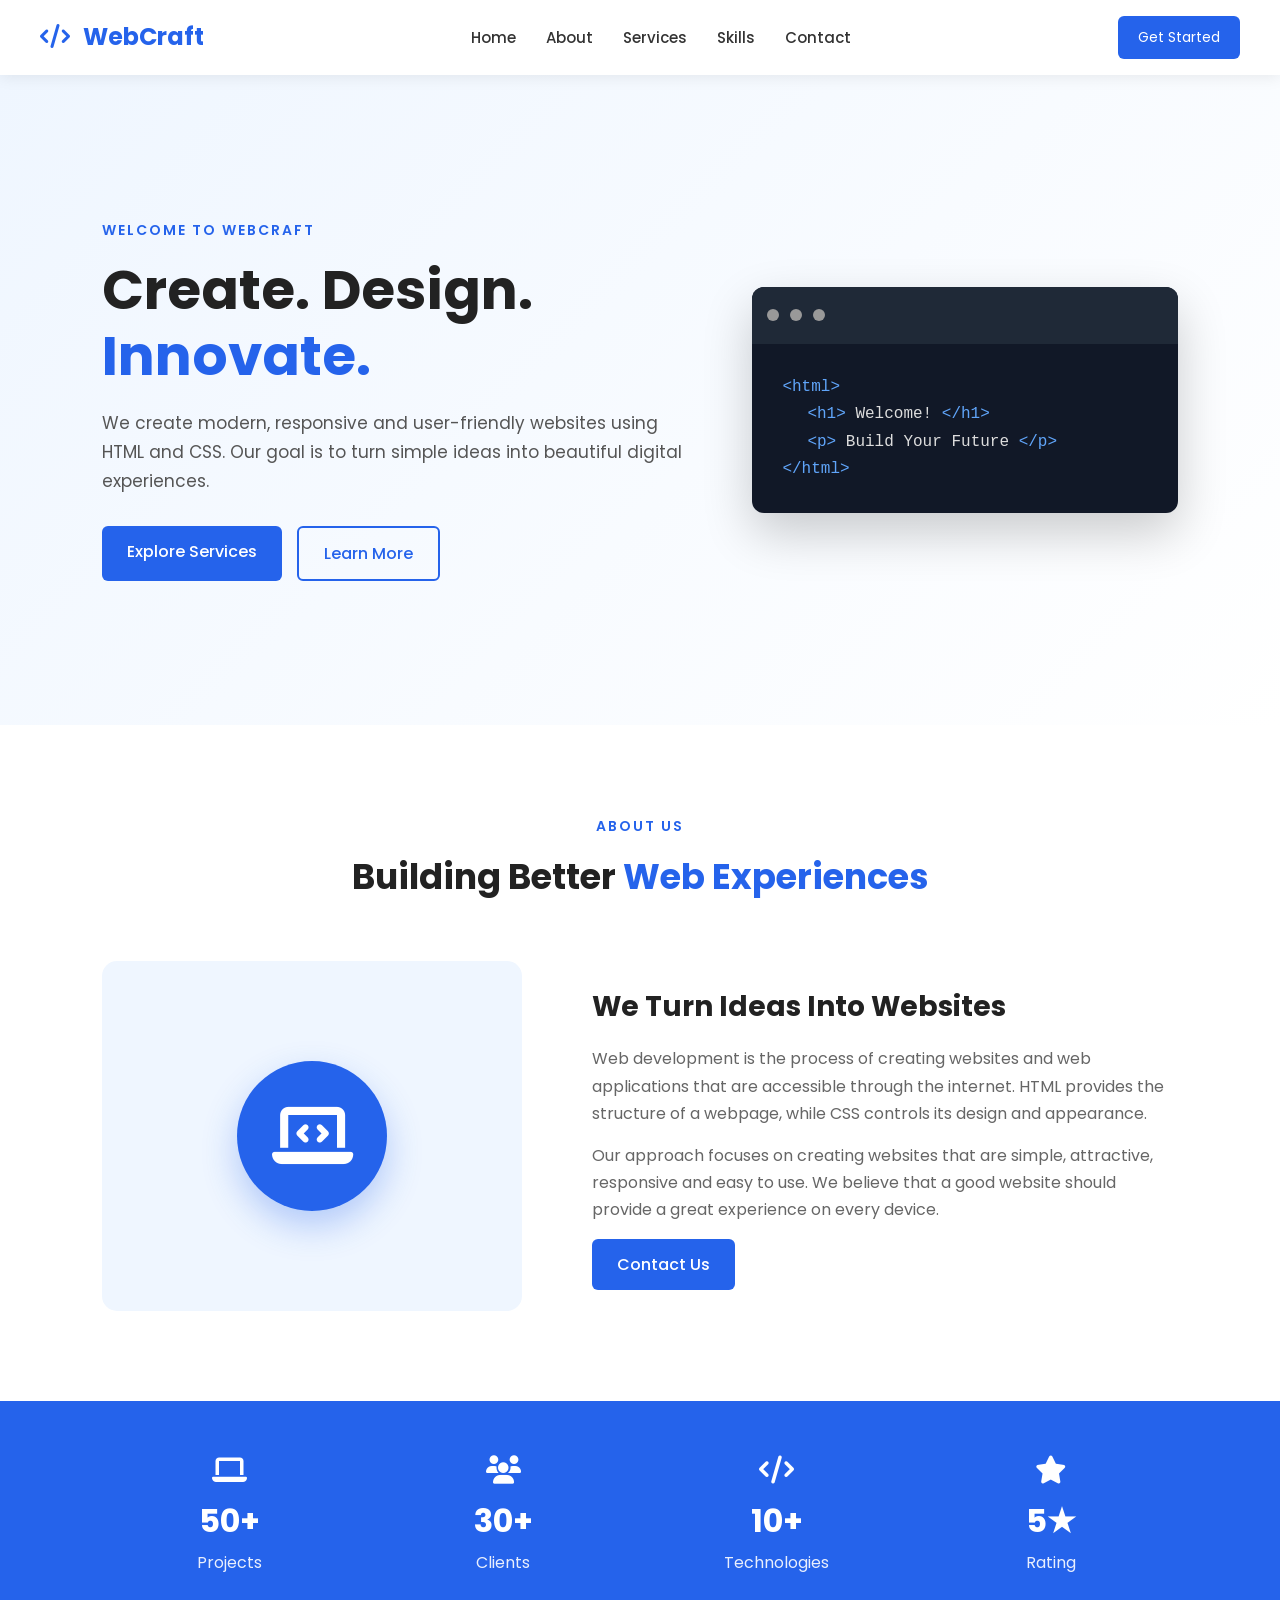
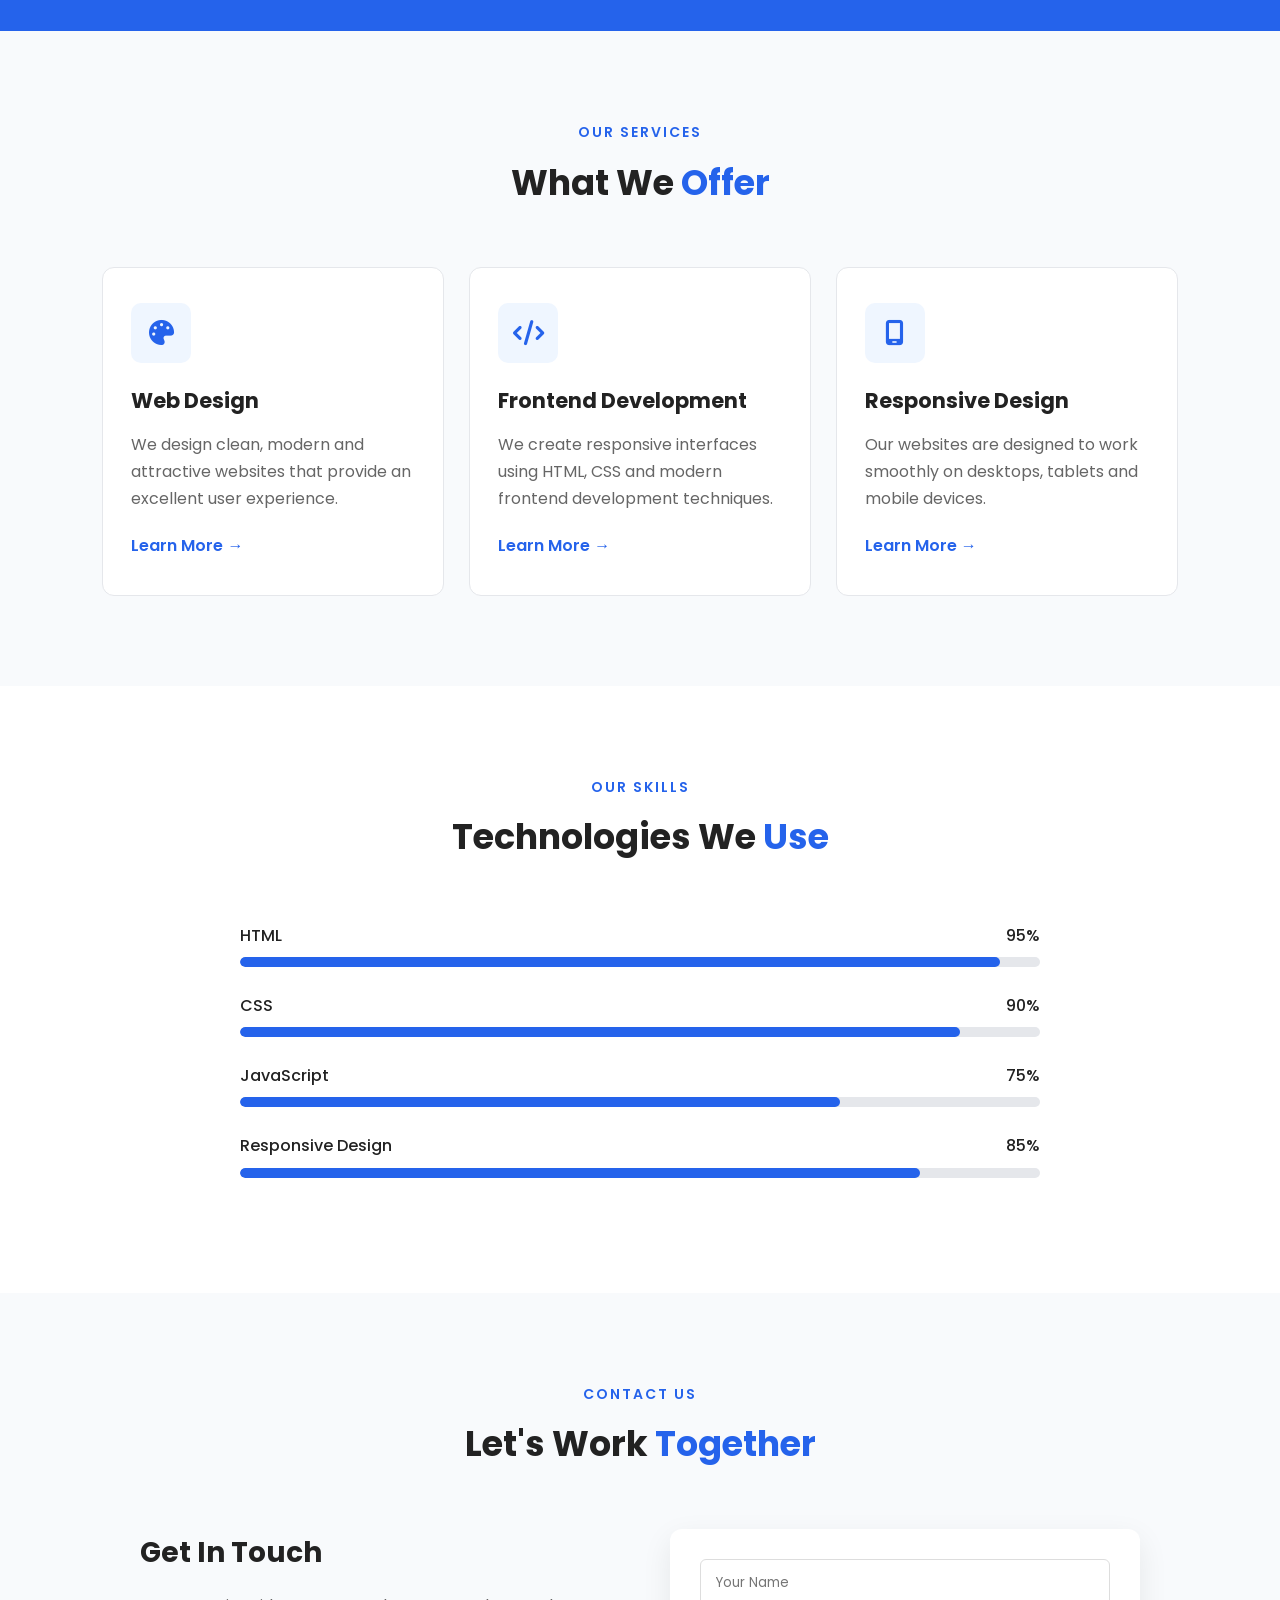
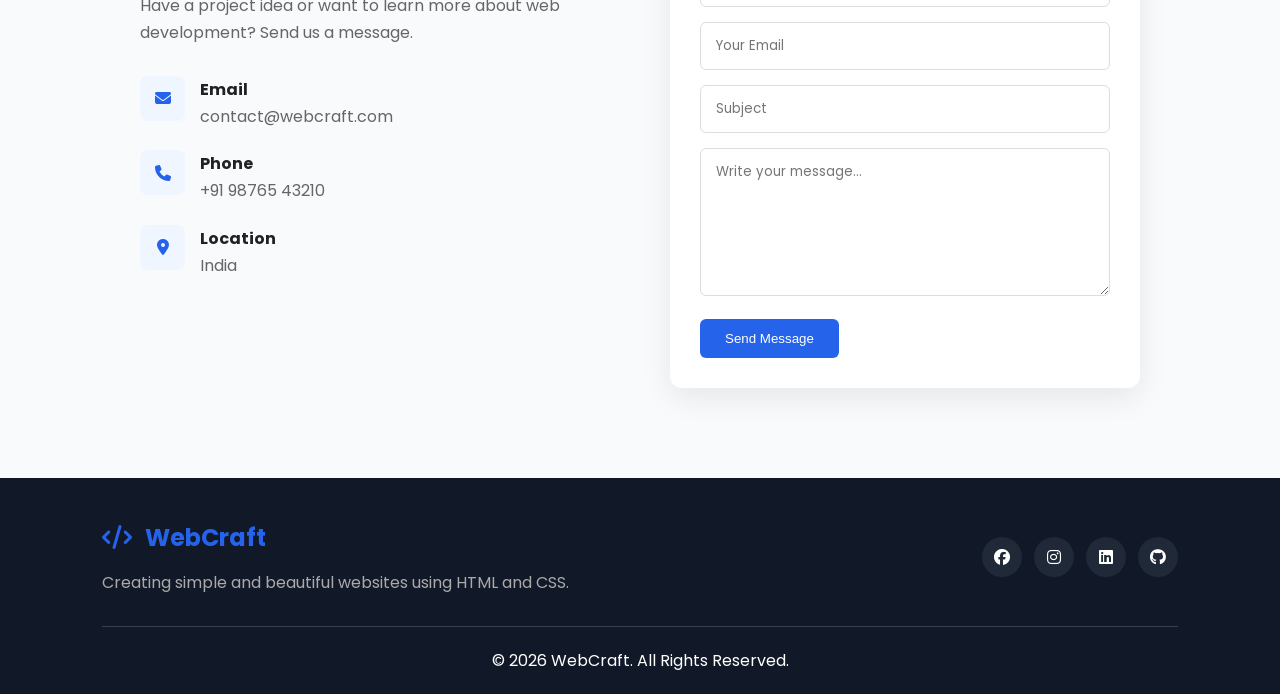
<file: Exercise/exercise4.html>
<!DOCTYPE html>
<html lang="en">

<head>
    <meta charset="UTF-8">
    <meta name="viewport" content="width=device-width, initial-scale=1.0">

    <title>WebCraft | Modern Static Website</title>

    <!-- Google Font -->
    <link href="https://fonts.googleapis.com/css2?family=Poppins:wght@300;400;500;600;700&display=swap"
        rel="stylesheet">

    <!-- Font Awesome Icons -->
    <link rel="stylesheet"
        href="https://cdnjs.cloudflare.com/ajax/libs/font-awesome/6.5.1/css/all.min.css">

    <!-- CSS -->
    <link rel="stylesheet" href="exercise4.css"
</head>

<body>

    <!-- ================= NAVBAR ================= -->

    <header class="header">

        <nav class="navbar">

            <div class="logo">
                <i class="fa-solid fa-code"></i>
                WebCraft
            </div>

            <ul class="nav-links">
                <li><a href="#home">Home</a></li>
                <li><a href="#about">About</a></li>
                <li><a href="#services">Services</a></li>
                <li><a href="#skills">Skills</a></li>
                <li><a href="#contact">Contact</a></li>
            </ul>

            <a href="#contact" class="nav-btn">
                Get Started
            </a>

        </nav>

    </header>


    <!-- ================= HERO ================= -->

    <section id="home" class="hero">

        <div class="hero-content">

            <p class="small-title">
                WELCOME TO WEBCRAFT
            </p>

            <h1>
                Create. Design. <span>Innovate.</span>
            </h1>

            <p class="hero-text">
                We create modern, responsive and user-friendly websites
                using HTML and CSS. Our goal is to turn simple ideas into
                beautiful digital experiences.
            </p>

            <div class="hero-buttons">

                <a href="#services" class="btn primary-btn">
                    Explore Services
                </a>

                <a href="#about" class="btn secondary-btn">
                    Learn More
                </a>

            </div>

        </div>

        <div class="hero-image">

            <div class="code-box">

                <div class="code-header">
                    <span></span>
                    <span></span>
                    <span></span>
                </div>

                <div class="code-content">

                    <p>
                        <span>&lt;html&gt;</span>
                    </p>

                    <p class="indent">
                        <span>&lt;h1&gt;</span>
                        Welcome!
                        <span>&lt;/h1&gt;</span>
                    </p>

                    <p class="indent">
                        <span>&lt;p&gt;</span>
                        Build Your Future
                        <span>&lt;/p&gt;</span>
                    </p>

                    <p>
                        <span>&lt;/html&gt;</span>
                    </p>

                </div>

            </div>

        </div>

    </section>


    <!-- ================= ABOUT ================= -->

    <section id="about" class="about">

        <div class="section-title">

            <p>ABOUT US</p>

            <h2>
                Building Better <span>Web Experiences</span>
            </h2>

        </div>

        <div class="about-container">

            <div class="about-image">

                <div class="about-icon">
                    <i class="fa-solid fa-laptop-code"></i>
                </div>

            </div>

            <div class="about-content">

                <h3>
                    We Turn Ideas Into Websites
                </h3>

                <p>
                    Web development is the process of creating websites
                    and web applications that are accessible through
                    the internet. HTML provides the structure of a
                    webpage, while CSS controls its design and appearance.
                </p>

                <p>
                    Our approach focuses on creating websites that are
                    simple, attractive, responsive and easy to use.
                    We believe that a good website should provide a
                    great experience on every device.
                </p>

                <a href="#contact" class="btn primary-btn">
                    Contact Us
                </a>

            </div>

        </div>

    </section>


    <!-- ================= STATISTICS ================= -->

    <section class="stats">

        <div class="stat-box">
            <i class="fa-solid fa-laptop"></i>
            <h2>50+</h2>
            <p>Projects</p>
        </div>

        <div class="stat-box">
            <i class="fa-solid fa-users"></i>
            <h2>30+</h2>
            <p>Clients</p>
        </div>

        <div class="stat-box">
            <i class="fa-solid fa-code"></i>
            <h2>10+</h2>
            <p>Technologies</p>
        </div>

        <div class="stat-box">
            <i class="fa-solid fa-star"></i>
            <h2>5★</h2>
            <p>Rating</p>
        </div>

    </section>


    <!-- ================= SERVICES ================= -->

    <section id="services" class="services">

        <div class="section-title">

            <p>OUR SERVICES</p>

            <h2>
                What We <span>Offer</span>
            </h2>

        </div>

        <div class="service-container">

            <div class="service-card">

                <div class="service-icon">
                    <i class="fa-solid fa-palette"></i>
                </div>

                <h3>Web Design</h3>

                <p>
                    We design clean, modern and attractive websites
                    that provide an excellent user experience.
                </p>

                <a href="#">Learn More →</a>

            </div>


            <div class="service-card">

                <div class="service-icon">
                    <i class="fa-solid fa-code"></i>
                </div>

                <h3>Frontend Development</h3>

                <p>
                    We create responsive interfaces using HTML,
                    CSS and modern frontend development techniques.
                </p>

                <a href="#">Learn More →</a>

            </div>


            <div class="service-card">

                <div class="service-icon">
                    <i class="fa-solid fa-mobile-screen"></i>
                </div>

                <h3>Responsive Design</h3>

                <p>
                    Our websites are designed to work smoothly on
                    desktops, tablets and mobile devices.
                </p>

                <a href="#">Learn More →</a>

            </div>

        </div>

    </section>


    <!-- ================= SKILLS ================= -->

    <section id="skills" class="skills">

        <div class="section-title">

            <p>OUR SKILLS</p>

            <h2>
                Technologies We <span>Use</span>
            </h2>

        </div>

        <div class="skills-container">

            <div class="skill">

                <div class="skill-info">
                    <p>HTML</p>
                    <p>95%</p>
                </div>

                <div class="progress">
                    <div class="progress-bar html"></div>
                </div>

            </div>


            <div class="skill">

                <div class="skill-info">
                    <p>CSS</p>
                    <p>90%</p>
                </div>

                <div class="progress">
                    <div class="progress-bar css"></div>
                </div>

            </div>


            <div class="skill">

                <div class="skill-info">
                    <p>JavaScript</p>
                    <p>75%</p>
                </div>

                <div class="progress">
                    <div class="progress-bar javascript"></div>
                </div>

            </div>


            <div class="skill">

                <div class="skill-info">
                    <p>Responsive Design</p>
                    <p>85%</p>
                </div>

                <div class="progress">
                    <div class="progress-bar responsive"></div>
                </div>

            </div>

        </div>

    </section>


    <!-- ================= CONTACT ================= -->

    <section id="contact" class="contact">

        <div class="section-title">

            <p>CONTACT US</p>

            <h2>
                Let's Work <span>Together</span>
            </h2>

        </div>


        <div class="contact-container">

            <div class="contact-info">

                <h3>
                    Get In Touch
                </h3>

                <p>
                    Have a project idea or want to learn more about
                    web development? Send us a message.
                </p>

                <div class="contact-item">

                    <i class="fa-solid fa-envelope"></i>

                    <div>
                        <h4>Email</h4>
                        <p>contact@webcraft.com</p>
                    </div>

                </div>


                <div class="contact-item">

                    <i class="fa-solid fa-phone"></i>

                    <div>
                        <h4>Phone</h4>
                        <p>+91 98765 43210</p>
                    </div>

                </div>


                <div class="contact-item">

                    <i class="fa-solid fa-location-dot"></i>

                    <div>
                        <h4>Location</h4>
                        <p>India</p>
                    </div>

                </div>

            </div>


            <form class="contact-form">

                <input type="text"
                    placeholder="Your Name"
                    required>

                <input type="email"
                    placeholder="Your Email"
                    required>

                <input type="text"
                    placeholder="Subject">

                <textarea
                    placeholder="Write your message..."
                    rows="6"></textarea>

                <button type="submit"
                    class="btn primary-btn">
                    Send Message
                </button>

            </form>

        </div>

    </section>


    <!-- ================= FOOTER ================= -->

    <footer>

        <div class="footer-content">

            <div>

                <div class="logo">
                    <i class="fa-solid fa-code"></i>
                    WebCraft
                </div>

                <p>
                    Creating simple and beautiful websites
                    using HTML and CSS.
                </p>

            </div>


            <div class="social-links">

                <a href="#">
                    <i class="fa-brands fa-facebook"></i>
                </a>

                <a href="#">
                    <i class="fa-brands fa-instagram"></i>
                </a>

                <a href="#">
                    <i class="fa-brands fa-linkedin"></i>
                </a>

                <a href="#">
                    <i class="fa-brands fa-github"></i>
                </a>

            </div>

        </div>


        <div class="copyright">

            <p>
                © 2026 WebCraft. All Rights Reserved.
            </p>

        </div>

    </footer>

</body>

</html>
</file>
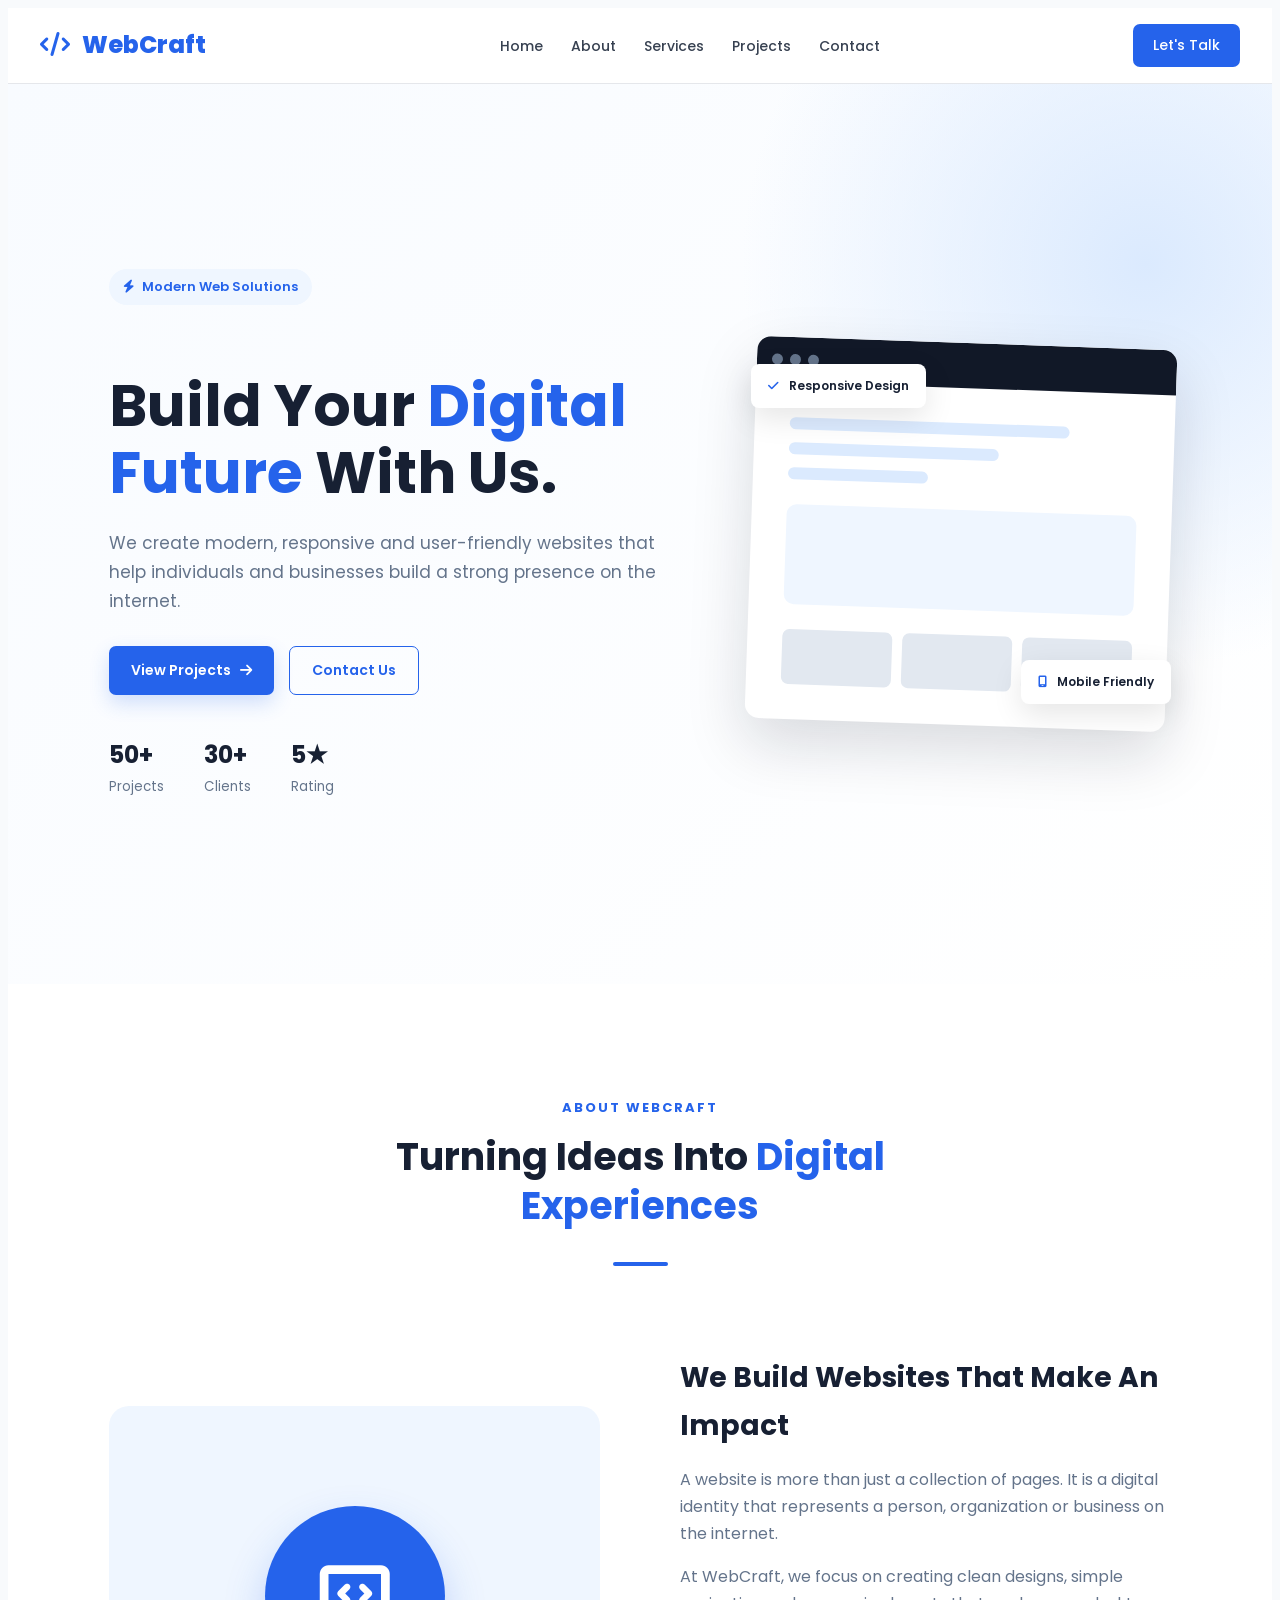
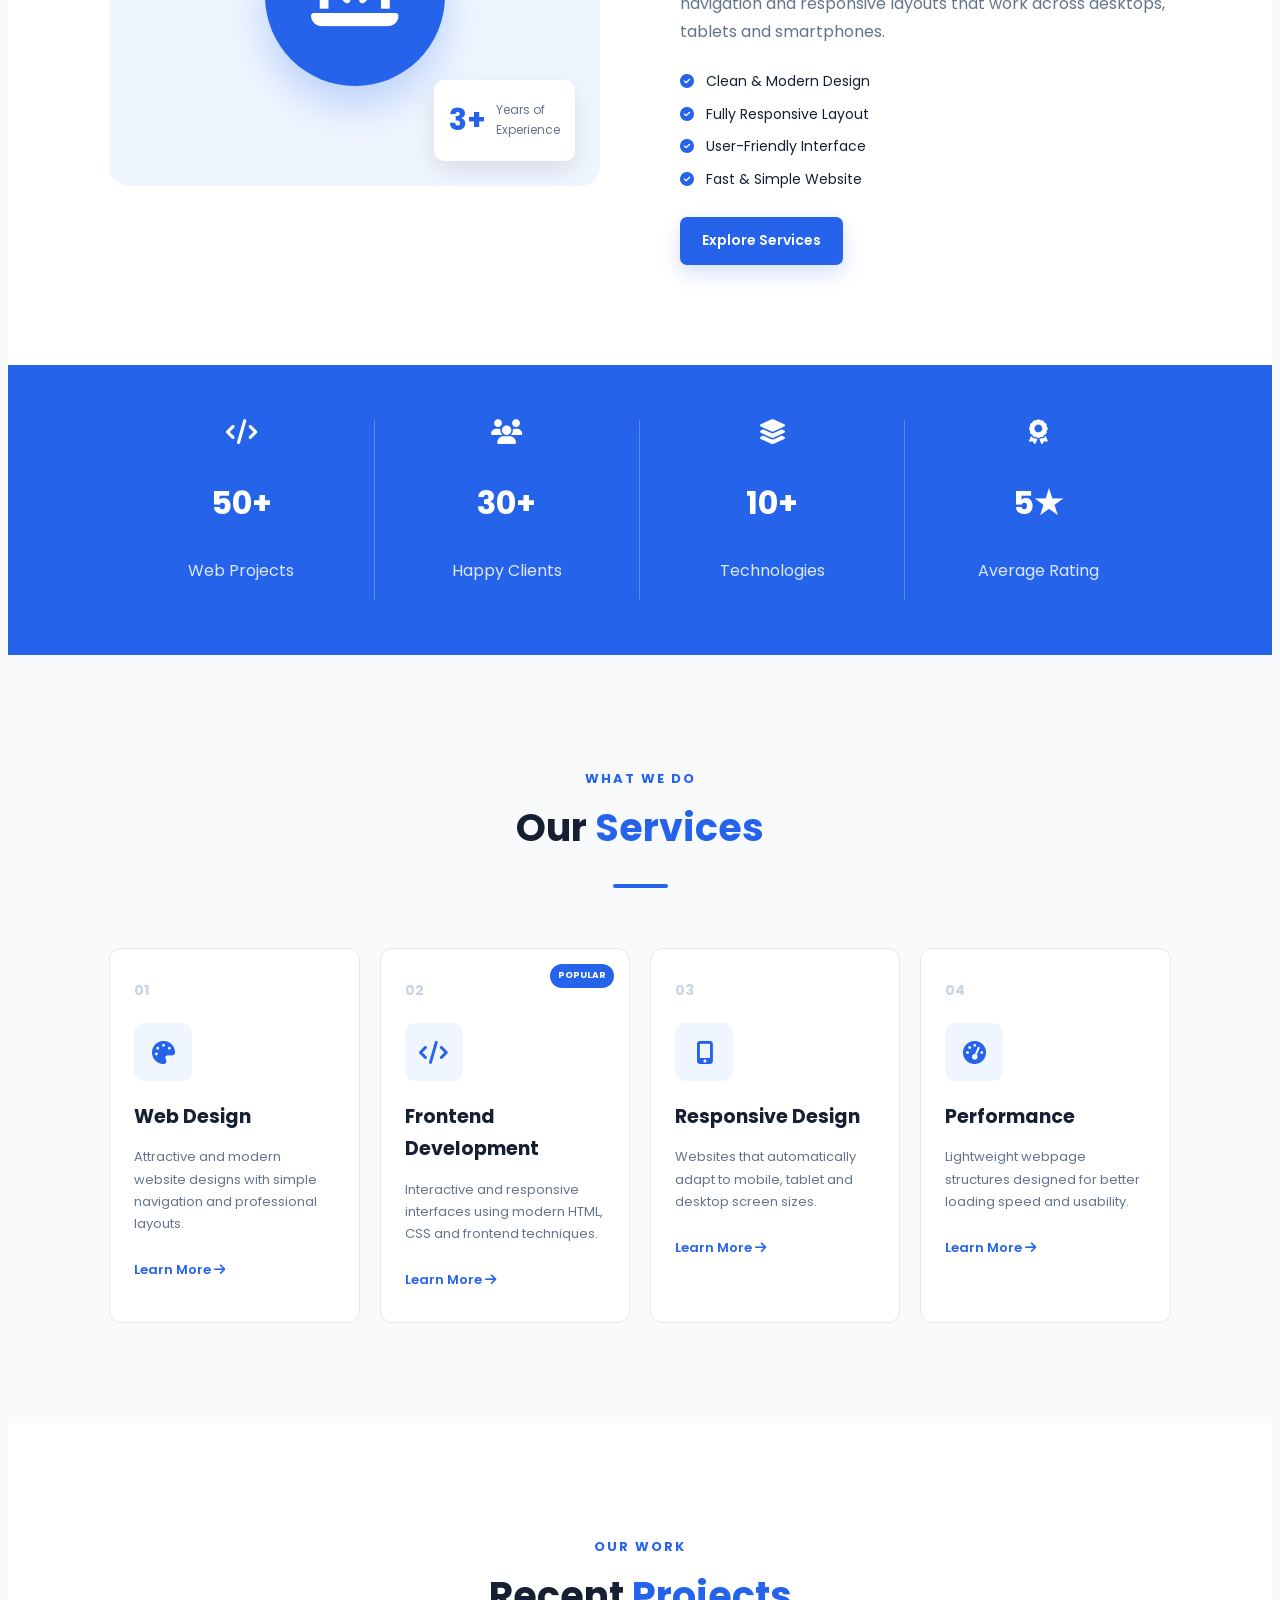
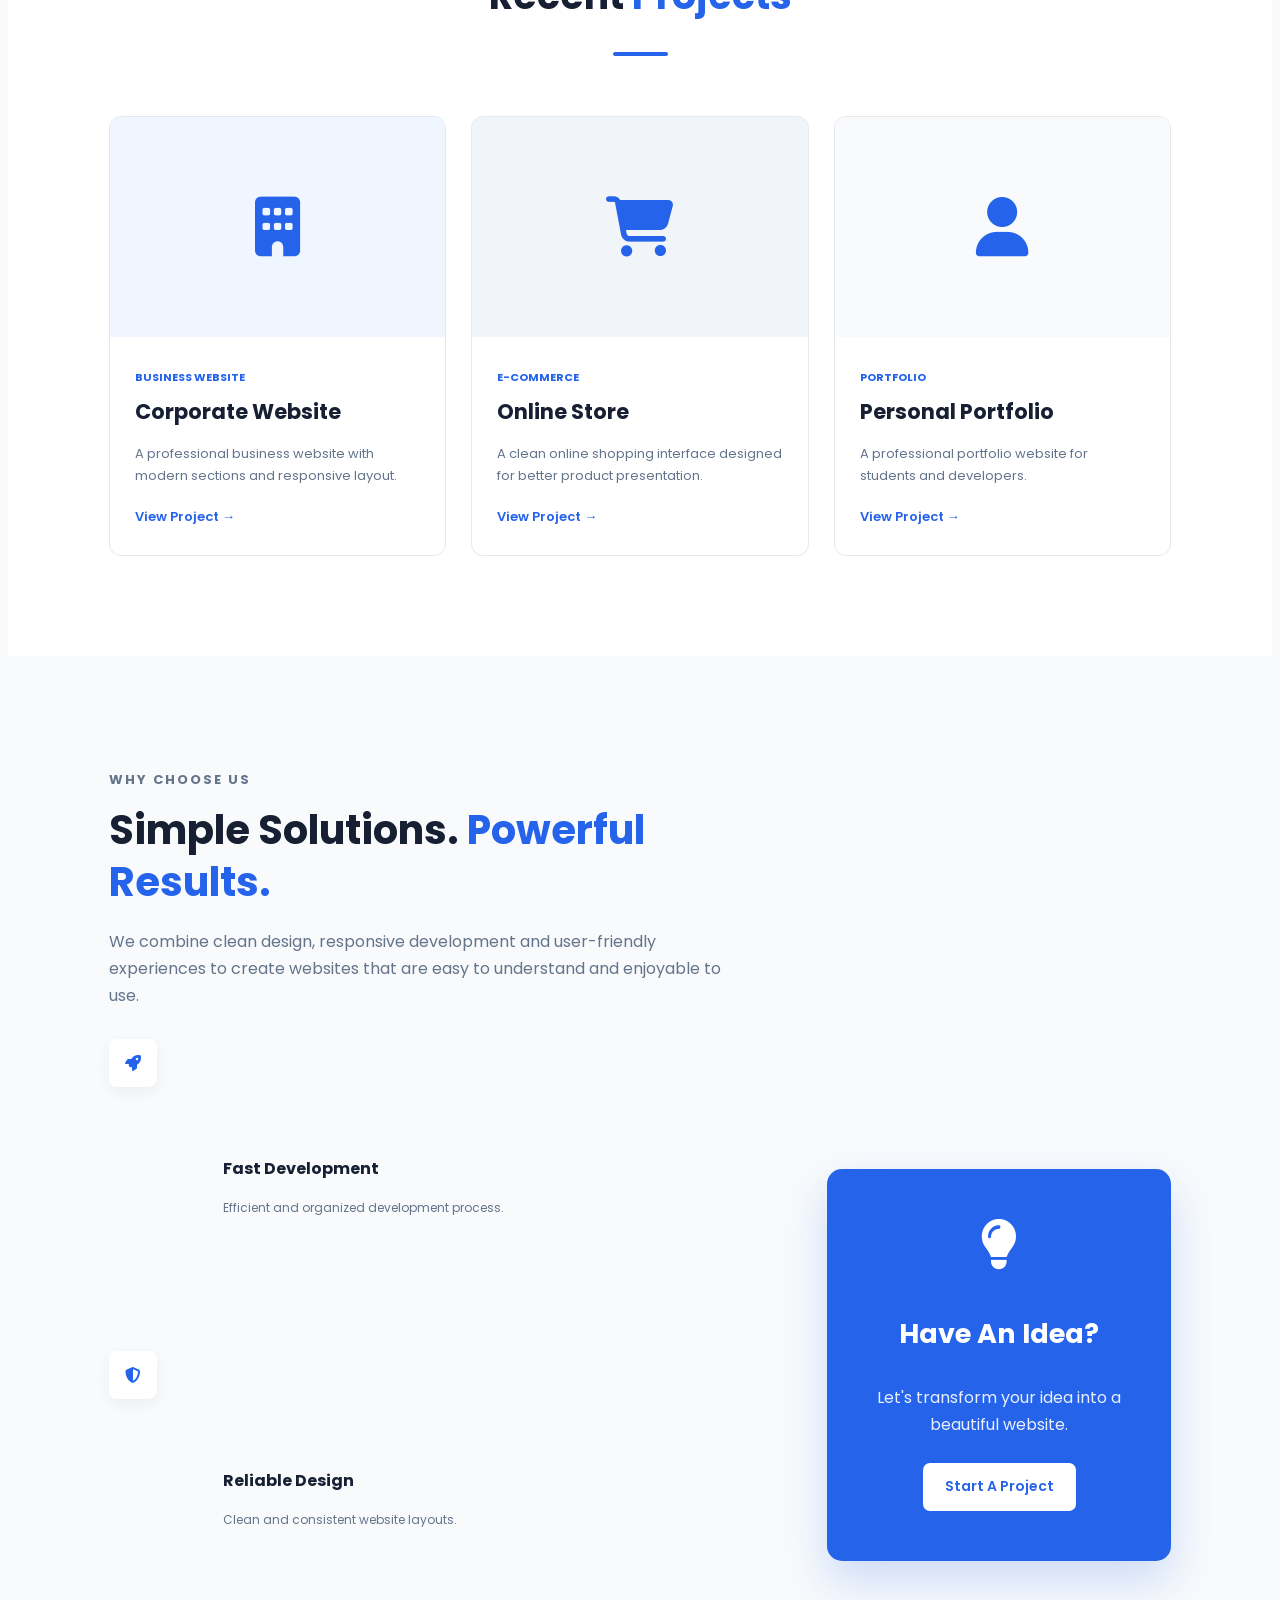
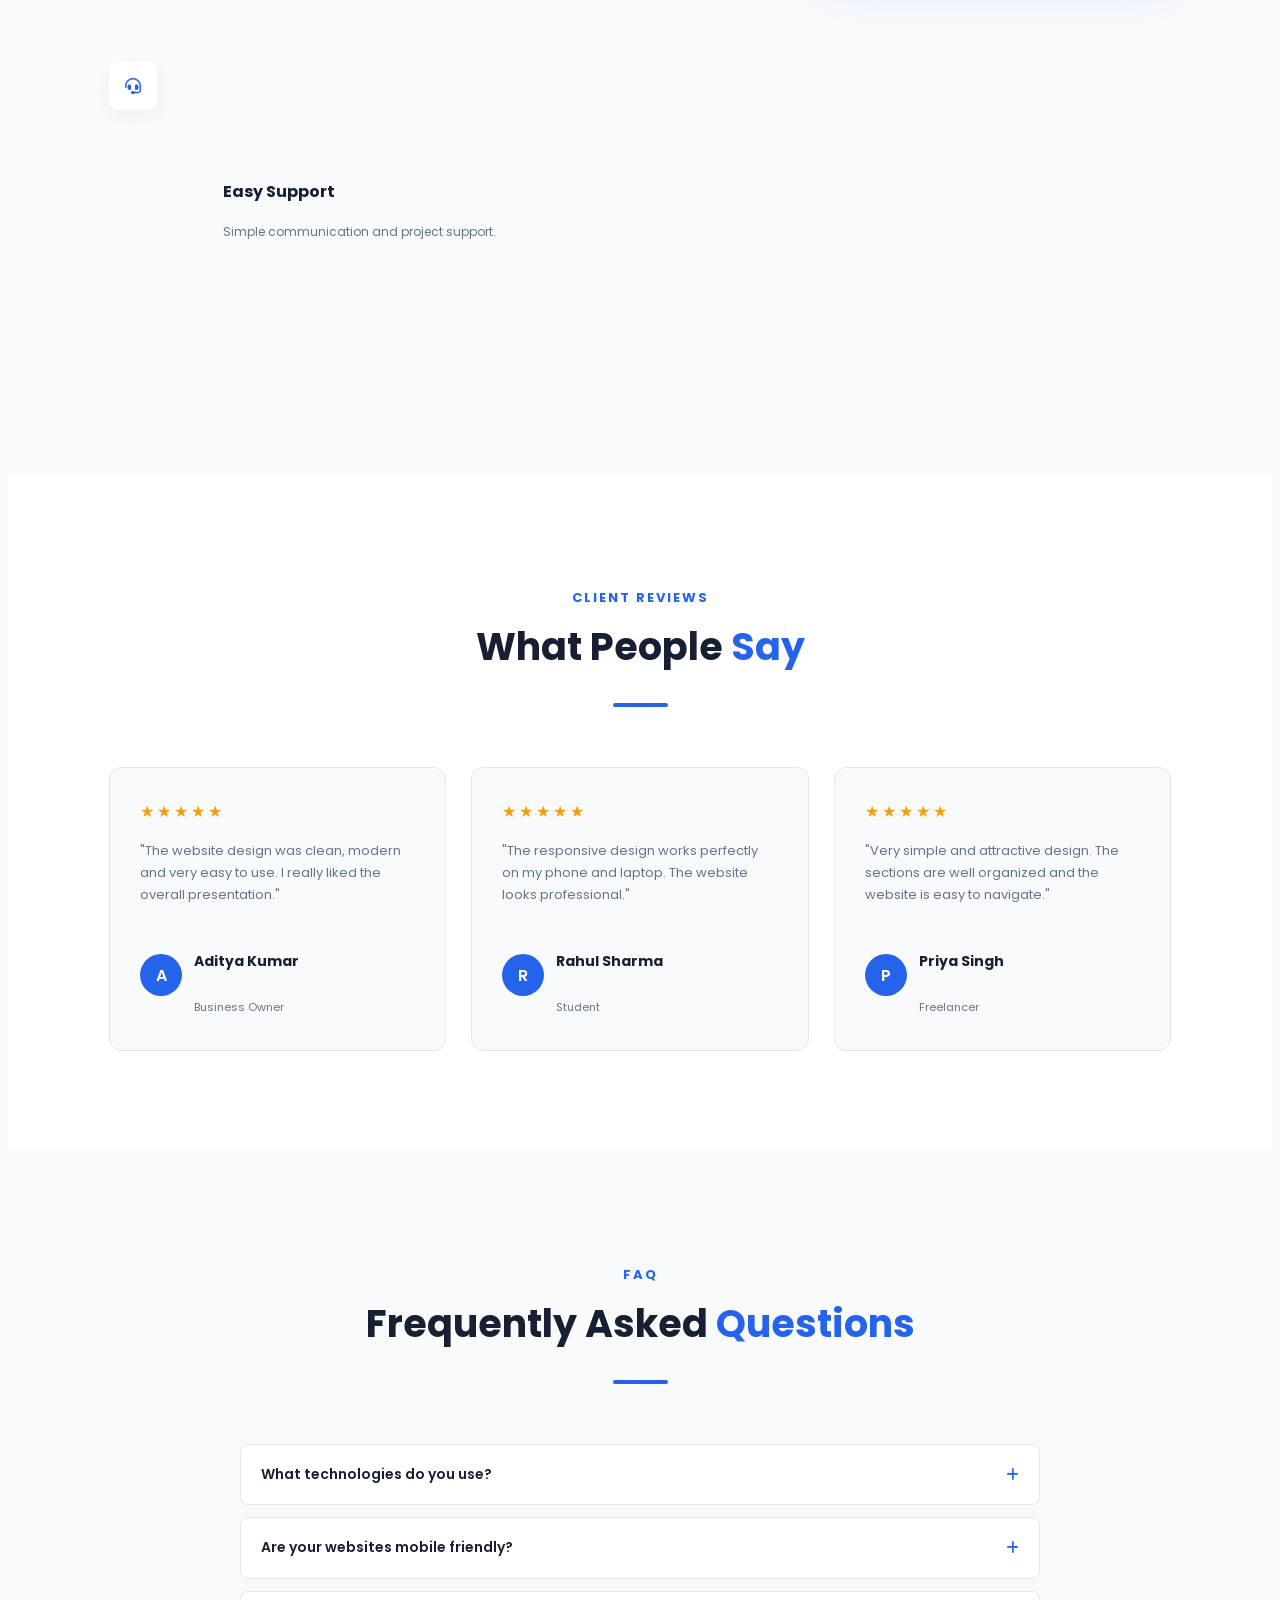
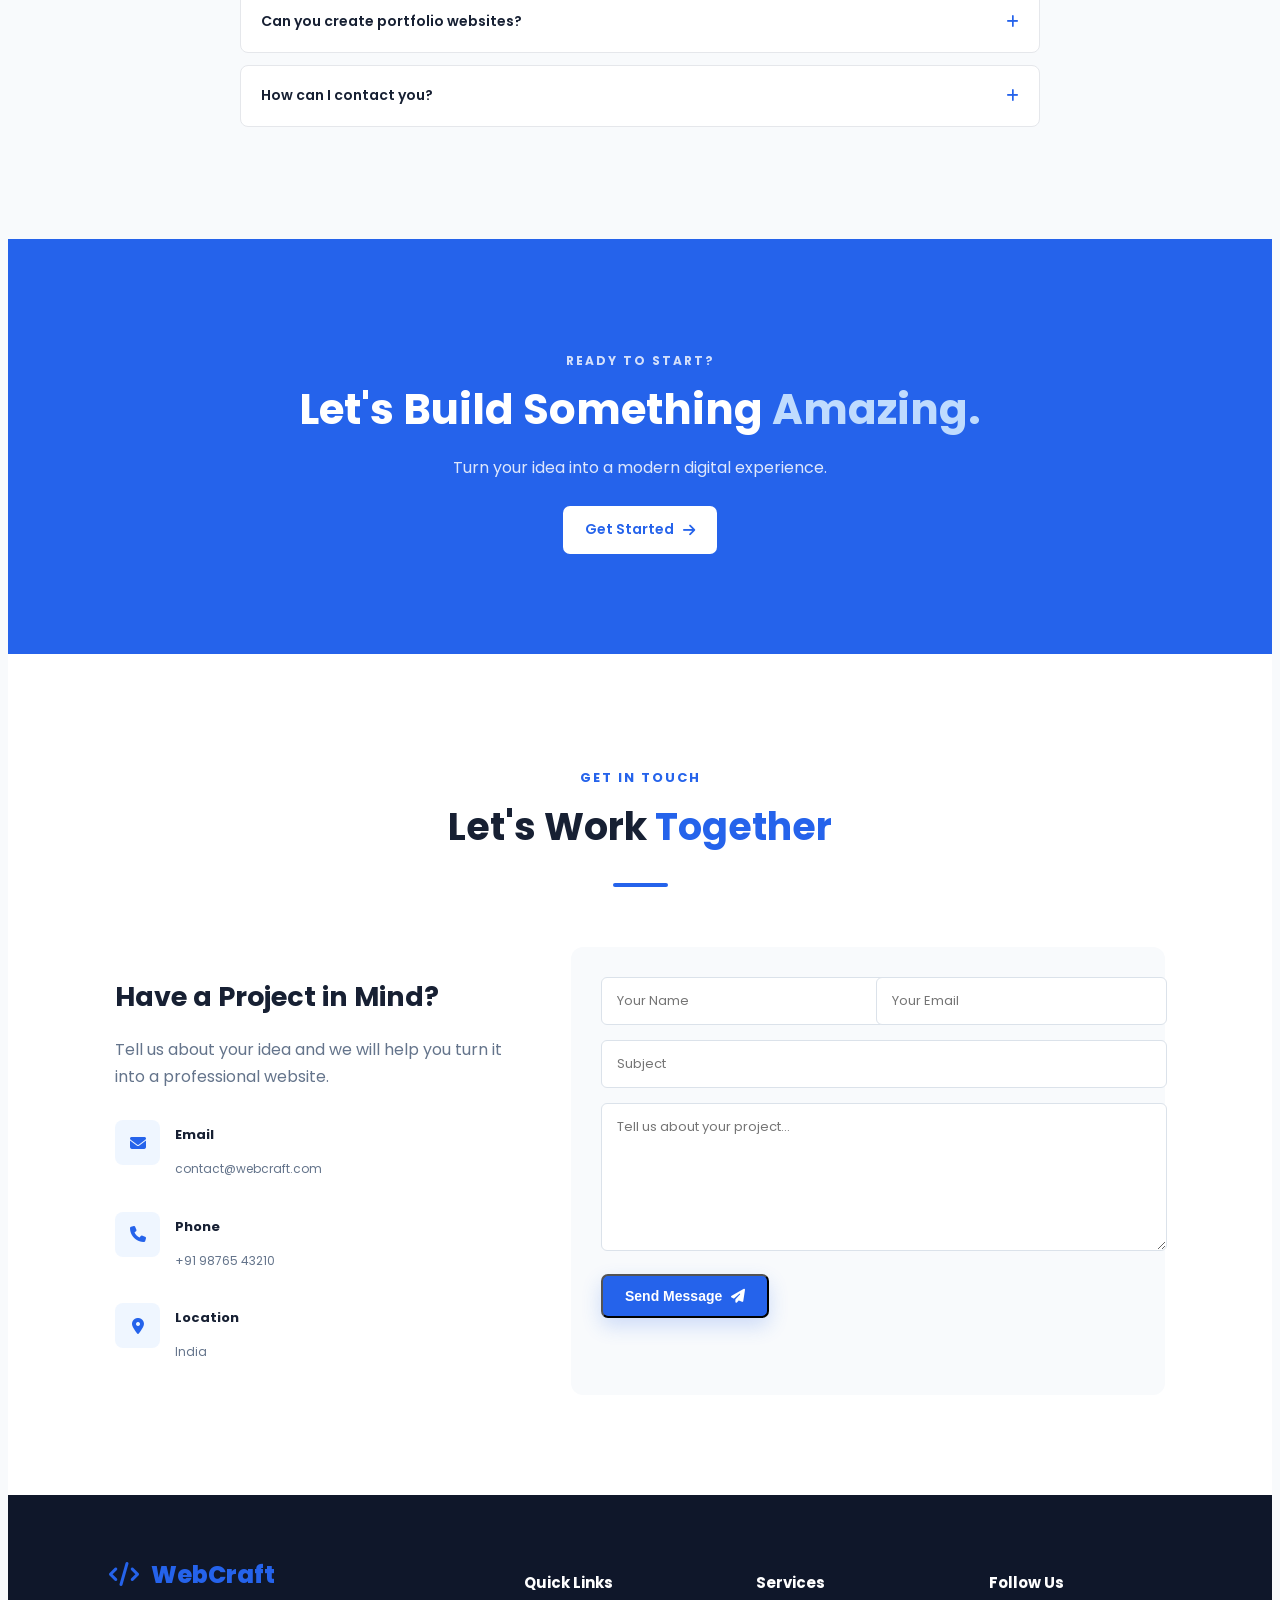
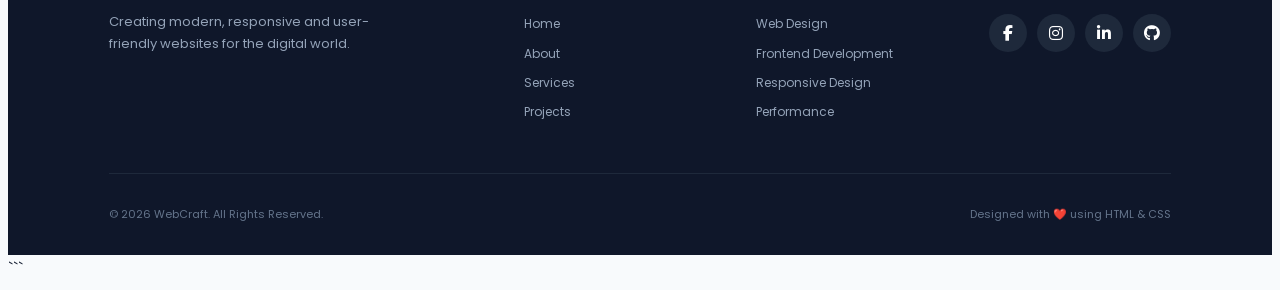
<file: Exercise/exercise5.html>
<!DOCTYPE html>
<html lang="en">

<head>
    <meta charset="UTF-8">
    <meta name="viewport" content="width=device-width, initial-scale=1.0">

    <title>WebCraft | Modern Web Solutions</title>

    <!-- Google Font -->
    <link href="https://fonts.googleapis.com/css2?family=Poppins:wght@300;400;500;600;700;800&display=swap"
        rel="stylesheet">

    <!-- Font Awesome -->
    <link rel="stylesheet"
        href="https://cdnjs.cloudflare.com/ajax/libs/font-awesome/6.5.1/css/all.min.css">

    <!-- CSS -->
    <link rel="stylesheet" href="exercise5.css">
</head>

<body>

    <!-- ================= NAVBAR ================= -->

    <header class="header">

        <nav class="navbar">

            <div class="logo">
                <i class="fa-solid fa-code"></i>
                WebCraft
            </div>

            <ul class="nav-links">
                <li><a href="#home">Home</a></li>
                <li><a href="#about">About</a></li>
                <li><a href="#services">Services</a></li>
                <li><a href="#projects">Projects</a></li>
                <li><a href="#contact">Contact</a></li>
            </ul>

            <a href="#contact" class="nav-btn">
                Let's Talk
            </a>

        </nav>

    </header>


    <!-- ================= HERO ================= -->

    <section id="home" class="hero">

        <div class="hero-content">

            <div class="badge">
                <i class="fa-solid fa-bolt"></i>
                Modern Web Solutions
            </div>

            <h1>
                Build Your
                <span>Digital Future</span>
                With Us.
            </h1>

            <p>
                We create modern, responsive and user-friendly websites
                that help individuals and businesses build a strong
                presence on the internet.
            </p>

            <div class="hero-buttons">

                <a href="#projects" class="btn primary-btn">
                    View Projects
                    <i class="fa-solid fa-arrow-right"></i>
                </a>

                <a href="#contact" class="btn secondary-btn">
                    Contact Us
                </a>

            </div>

            <div class="hero-trust">

                <div>
                    <strong>50+</strong>
                    <small>Projects</small>
                </div>

                <div>
                    <strong>30+</strong>
                    <small>Clients</small>
                </div>

                <div>
                    <strong>5★</strong>
                    <small>Rating</small>
                </div>

            </div>

        </div>


        <!-- Hero Design -->

        <div class="hero-visual">

            <div class="floating-card card-one">
                <i class="fa-solid fa-check"></i>
                Responsive Design
            </div>

            <div class="floating-card card-two">
                <i class="fa-solid fa-mobile-screen"></i>
                Mobile Friendly
            </div>

            <div class="browser">

                <div class="browser-top">
                    <span></span>
                    <span></span>
                    <span></span>
                </div>

                <div class="browser-content">

                    <div class="fake-line long"></div>
                    <div class="fake-line medium"></div>
                    <div class="fake-line short"></div>

                    <div class="fake-box"></div>

                    <div class="fake-row">
                        <div></div>
                        <div></div>
                        <div></div>
                    </div>

                </div>

            </div>

        </div>

    </section>


    <!-- ================= ABOUT ================= -->

    <section id="about" class="about">

        <div class="section-heading">

            <p>ABOUT WEBCRAFT</p>

            <h2>
                Turning Ideas Into
                <span>Digital Experiences</span>
            </h2>

            <div class="heading-line"></div>

        </div>


        <div class="about-container">

            <div class="about-visual">

                <div class="experience-box">

                    <strong>3+</strong>

                    <span>
                        Years of<br>
                        Experience
                    </span>

                </div>

                <div class="about-circle">
                    <i class="fa-solid fa-laptop-code"></i>
                </div>

            </div>


            <div class="about-content">

                <h3>
                    We Build Websites That Make An Impact
                </h3>

                <p>
                    A website is more than just a collection of pages.
                    It is a digital identity that represents a person,
                    organization or business on the internet.
                </p>

                <p>
                    At WebCraft, we focus on creating clean designs,
                    simple navigation and responsive layouts that work
                    across desktops, tablets and smartphones.
                </p>


                <div class="check-list">

                    <div>
                        <i class="fa-solid fa-circle-check"></i>
                        Clean & Modern Design
                    </div>

                    <div>
                        <i class="fa-solid fa-circle-check"></i>
                        Fully Responsive Layout
                    </div>

                    <div>
                        <i class="fa-solid fa-circle-check"></i>
                        User-Friendly Interface
                    </div>

                    <div>
                        <i class="fa-solid fa-circle-check"></i>
                        Fast & Simple Website
                    </div>

                </div>

                <a href="#services" class="btn primary-btn">
                    Explore Services
                </a>

            </div>

        </div>

    </section>


    <!-- ================= STATS ================= -->

    <section class="stats">

        <div class="stat">

            <i class="fa-solid fa-code"></i>

            <h2>50+</h2>

            <p>Web Projects</p>

        </div>


        <div class="stat">

            <i class="fa-solid fa-users"></i>

            <h2>30+</h2>

            <p>Happy Clients</p>

        </div>


        <div class="stat">

            <i class="fa-solid fa-layer-group"></i>

            <h2>10+</h2>

            <p>Technologies</p>

        </div>


        <div class="stat">

            <i class="fa-solid fa-award"></i>

            <h2>5★</h2>

            <p>Average Rating</p>

        </div>

    </section>


    <!-- ================= SERVICES ================= -->

    <section id="services" class="services">

        <div class="section-heading">

            <p>WHAT WE DO</p>

            <h2>
                Our <span>Services</span>
            </h2>

            <div class="heading-line"></div>

        </div>


        <div class="service-grid">

            <div class="service-card">

                <div class="service-number">01</div>

                <div class="service-icon">
                    <i class="fa-solid fa-palette"></i>
                </div>

                <h3>Web Design</h3>

                <p>
                    Attractive and modern website designs with
                    simple navigation and professional layouts.
                </p>

                <a href="#">
                    Learn More <i class="fa-solid fa-arrow-right"></i>
                </a>

            </div>


            <div class="service-card featured">

                <div class="popular">
                    POPULAR
                </div>

                <div class="service-number">02</div>

                <div class="service-icon">
                    <i class="fa-solid fa-code"></i>
                </div>

                <h3>Frontend Development</h3>

                <p>
                    Interactive and responsive interfaces using
                    modern HTML, CSS and frontend techniques.
                </p>

                <a href="#">
                    Learn More <i class="fa-solid fa-arrow-right"></i>
                </a>

            </div>


            <div class="service-card">

                <div class="service-number">03</div>

                <div class="service-icon">
                    <i class="fa-solid fa-mobile-screen-button"></i>
                </div>

                <h3>Responsive Design</h3>

                <p>
                    Websites that automatically adapt to mobile,
                    tablet and desktop screen sizes.
                </p>

                <a href="#">
                    Learn More <i class="fa-solid fa-arrow-right"></i>
                </a>

            </div>


            <div class="service-card">

                <div class="service-number">04</div>

                <div class="service-icon">
                    <i class="fa-solid fa-gauge-high"></i>
                </div>

                <h3>Performance</h3>

                <p>
                    Lightweight webpage structures designed for
                    better loading speed and usability.
                </p>

                <a href="#">
                    Learn More <i class="fa-solid fa-arrow-right"></i>
                </a>

            </div>

        </div>

    </section>


    <!-- ================= PROJECTS ================= -->

    <section id="projects" class="projects">

        <div class="section-heading">

            <p>OUR WORK</p>

            <h2>
                Recent <span>Projects</span>
            </h2>

            <div class="heading-line"></div>

        </div>


        <div class="project-grid">

            <div class="project-card">

                <div class="project-image website-one">

                    <i class="fa-solid fa-building"></i>

                </div>

                <div class="project-info">

                    <span>Business Website</span>

                    <h3>Corporate Website</h3>

                    <p>
                        A professional business website with
                        modern sections and responsive layout.
                    </p>

                    <a href="#">
                        View Project →
                    </a>

                </div>

            </div>


            <div class="project-card">

                <div class="project-image website-two">

                    <i class="fa-solid fa-cart-shopping"></i>

                </div>

                <div class="project-info">

                    <span>E-Commerce</span>

                    <h3>Online Store</h3>

                    <p>
                        A clean online shopping interface designed
                        for better product presentation.
                    </p>

                    <a href="#">
                        View Project →
                    </a>

                </div>

            </div>


            <div class="project-card">

                <div class="project-image website-three">

                    <i class="fa-solid fa-user"></i>

                </div>

                <div class="project-info">

                    <span>Portfolio</span>

                    <h3>Personal Portfolio</h3>

                    <p>
                        A professional portfolio website for
                        students and developers.
                    </p>

                    <a href="#">
                        View Project →
                    </a>

                </div>

            </div>

        </div>

    </section>


    <!-- ================= WHY CHOOSE US ================= -->

    <section class="why-us">

        <div class="why-content">

            <p class="small-title">
                WHY CHOOSE US
            </p>

            <h2>
                Simple Solutions.
                <span>Powerful Results.</span>
            </h2>

            <p>
                We combine clean design, responsive development and
                user-friendly experiences to create websites that
                are easy to understand and enjoyable to use.
            </p>

            <div class="why-items">

                <div>
                    <i class="fa-solid fa-rocket"></i>

                    <section>
                        <h3>Fast Development</h3>
                        <p>Efficient and organized development process.</p>
                    </section>
                </div>


                <div>
                    <i class="fa-solid fa-shield-halved"></i>

                    <section>
                        <h3>Reliable Design</h3>
                        <p>Clean and consistent website layouts.</p>
                    </section>
                </div>


                <div>
                    <i class="fa-solid fa-headset"></i>

                    <section>
                        <h3>Easy Support</h3>
                        <p>Simple communication and project support.</p>
                    </section>
                </div>

            </div>

        </div>


        <div class="why-box">

            <i class="fa-solid fa-lightbulb"></i>

            <h3>
                Have An Idea?
            </h3>

            <p>
                Let's transform your idea into a beautiful
                website.
            </p>

            <a href="#contact" class="btn primary-btn">
                Start A Project
            </a>

        </div>

    </section>


    <!-- ================= TESTIMONIALS ================= -->

    <section class="testimonials">

        <div class="section-heading">

            <p>CLIENT REVIEWS</p>

            <h2>
                What People <span>Say</span>
            </h2>

            <div class="heading-line"></div>

        </div>


        <div class="testimonial-grid">

            <div class="testimonial">

                <div class="stars">
                    ★★★★★
                </div>

                <p>
                    "The website design was clean, modern and
                    very easy to use. I really liked the overall
                    presentation."
                </p>

                <div class="person">

                    <div class="person-icon">
                        A
                    </div>

                    <div>
                        <h4>Aditya Kumar</h4>
                        <small>Business Owner</small>
                    </div>

                </div>

            </div>


            <div class="testimonial">

                <div class="stars">
                    ★★★★★
                </div>

                <p>
                    "The responsive design works perfectly on my
                    phone and laptop. The website looks professional."
                </p>

                <div class="person">

                    <div class="person-icon">
                        R
                    </div>

                    <div>
                        <h4>Rahul Sharma</h4>
                        <small>Student</small>
                    </div>

                </div>

            </div>


            <div class="testimonial">

                <div class="stars">
                    ★★★★★
                </div>

                <p>
                    "Very simple and attractive design. The sections
                    are well organized and the website is easy to
                    navigate."
                </p>

                <div class="person">

                    <div class="person-icon">
                        P
                    </div>

                    <div>
                        <h4>Priya Singh</h4>
                        <small>Freelancer</small>
                    </div>

                </div>

            </div>

        </div>

    </section>


    <!-- ================= FAQ ================= -->

    <section class="faq">

        <div class="section-heading">

            <p>FAQ</p>

            <h2>
                Frequently Asked <span>Questions</span>
            </h2>

            <div class="heading-line"></div>

        </div>


        <div class="faq-container">

            <details>
                <summary>
                    What technologies do you use?
                    <i class="fa-solid fa-plus"></i>
                </summary>

                <p>
                    We use HTML, CSS and modern frontend techniques
                    to create responsive static websites.
                </p>
            </details>


            <details>
                <summary>
                    Are your websites mobile friendly?
                    <i class="fa-solid fa-plus"></i>
                </summary>

                <p>
                    Yes. Our websites use responsive CSS techniques
                    so they can adapt to different screen sizes.
                </p>
            </details>


            <details>
                <summary>
                    Can you create portfolio websites?
                    <i class="fa-solid fa-plus"></i>
                </summary>

                <p>
                    Yes. Portfolio websites can include projects,
                    skills, education, achievements and contact
                    information.
                </p>
            </details>


            <details>
                <summary>
                    How can I contact you?
                    <i class="fa-solid fa-plus"></i>
                </summary>

                <p>
                    You can use the contact form below to send
                    your message.
                </p>
            </details>

        </div>

    </section>


    <!-- ================= CTA ================= -->

    <section class="cta">

        <div>

            <p>READY TO START?</p>

            <h2>
                Let's Build Something
                <span>Amazing.</span>
            </h2>

            <p>
                Turn your idea into a modern digital experience.
            </p>

            <a href="#contact" class="btn white-btn">
                Get Started
                <i class="fa-solid fa-arrow-right"></i>
            </a>

        </div>

    </section>


    <!-- ================= CONTACT ================= -->

    <section id="contact" class="contact">

        <div class="section-heading">

            <p>GET IN TOUCH</p>

            <h2>
                Let's Work <span>Together</span>
            </h2>

            <div class="heading-line"></div>

        </div>


        <div class="contact-container">

            <div class="contact-details">

                <h3>
                    Have a Project in Mind?
                </h3>

                <p>
                    Tell us about your idea and we will help you
                    turn it into a professional website.
                </p>


                <div class="contact-detail">

                    <i class="fa-solid fa-envelope"></i>

                    <div>
                        <strong>Email</strong>
                        <p>contact@webcraft.com</p>
                    </div>

                </div>


                <div class="contact-detail">

                    <i class="fa-solid fa-phone"></i>

                    <div>
                        <strong>Phone</strong>
                        <p>+91 98765 43210</p>
                    </div>

                </div>


                <div class="contact-detail">

                    <i class="fa-solid fa-location-dot"></i>

                    <div>
                        <strong>Location</strong>
                        <p>India</p>
                    </div>

                </div>

            </div>


            <form class="contact-form">

                <div class="form-row">

                    <input type="text"
                        placeholder="Your Name"
                        required>

                    <input type="email"
                        placeholder="Your Email"
                        required>

                </div>

                <input type="text"
                    placeholder="Subject">

                <textarea
                    rows="6"
                    placeholder="Tell us about your project..."></textarea>

                <button type="submit" class="btn primary-btn">
                    Send Message
                    <i class="fa-solid fa-paper-plane"></i>
                </button>

            </form>

        </div>

    </section>


    <!-- ================= FOOTER ================= -->

    <footer>

        <div class="footer-main">

            <div class="footer-about">

                <div class="logo">
                    <i class="fa-solid fa-code"></i>
                    WebCraft
                </div>

                <p>
                    Creating modern, responsive and user-friendly
                    websites for the digital world.
                </p>

            </div>


            <div class="footer-links">

                <h3>Quick Links</h3>

                <a href="#home">Home</a>
                <a href="#about">About</a>
                <a href="#services">Services</a>
                <a href="#projects">Projects</a>

            </div>


            <div class="footer-links">

                <h3>Services</h3>

                <a href="#">Web Design</a>
                <a href="#">Frontend Development</a>
                <a href="#">Responsive Design</a>
                <a href="#">Performance</a>

            </div>


            <div class="footer-social">

                <h3>Follow Us</h3>

                <div>

                    <a href="#">
                        <i class="fa-brands fa-facebook-f"></i>
                    </a>

                    <a href="#">
                        <i class="fa-brands fa-instagram"></i>
                    </a>

                    <a href="#">
                        <i class="fa-brands fa-linkedin-in"></i>
                    </a>

                    <a href="#">
                        <i class="fa-brands fa-github"></i>
                    </a>

                </div>

            </div>

        </div>


        <div class="copyright">

            <p>
                © 2026 WebCraft. All Rights Reserved.
            </p>

            <p>
                Designed with ❤️ using HTML & CSS
            </p>

        </div>

    </footer>

</body>
</html>
```
</file>
<file: supermartwebpage/super.css>
/* =====================================================
   RESET & GLOBAL
===================================================== */

* {
    margin: 0;
    padding: 0;
    box-sizing: border-box;
}

html {
    scroll-behavior: smooth;
}

body {
    font-family: "Inter", sans-serif;
    background: #f7f9f6;
    color: #172019;
    line-height: 1.5;
}

a {
    text-decoration: none;
    color: inherit;
}

button,
input {
    font-family: inherit;
}

.container {
    width: min(1180px, 92%);
    margin: auto;
}


/* =====================================================
   TOP BAR
===================================================== */

.top-bar {
    background: #163d24;
    color: white;

    font-size: 12px;
}

.top-content {
    height: 35px;

    display: flex;
    align-items: center;
    justify-content: space-between;
}

.top-content p {
    opacity: 0.9;
}

.top-links {
    display: flex;
    gap: 25px;
}

.top-links a {
    opacity: 0.85;
}

.top-links a:hover {
    opacity: 1;
}


/* =====================================================
   HEADER
===================================================== */

header {
    background: white;
    position: sticky;
    top: 0;
    z-index: 999;

    box-shadow: 0 3px 20px rgba(0, 0, 0, 0.05);
}

.header-main {
    min-height: 82px;

    display: grid;

    grid-template-columns: auto auto 1fr auto;

    align-items: center;

    gap: 28px;
}


/* =====================================================
   LOGO
===================================================== */

.logo {
    display: flex;
    align-items: center;

    font-size: 24px;
    font-weight: 800;

    color: #172019;
}

.logo span:last-child {
    color: #27a653;
}

.logo-icon {
    margin-right: 7px;
}


/* =====================================================
   LOCATION
===================================================== */

.location {
    display: flex;

    align-items: center;

    gap: 8px;

    cursor: pointer;
}

.location-icon {
    font-size: 21px;
}

.location small {
    display: block;

    color: #8a938b;

    font-size: 10px;
}

.location strong {
    font-size: 13px;
}


/* =====================================================
   SEARCH
===================================================== */

.search-box {
    height: 46px;

    display: flex;

    background: #f3f6f3;

    border: 1px solid #e4e9e4;

    border-radius: 9px;

    overflow: hidden;
}

.search-box input {
    flex: 1;

    border: none;
    outline: none;

    background: transparent;

    padding: 0 16px;

    font-size: 13px;
}

.search-box button {
    width: 52px;

    border: none;

    background: #27a653;

    color: white;

    cursor: pointer;

    font-size: 18px;

    transition: 0.25s;
}

.search-box button:hover {
    background: #16863d;
}


/* =====================================================
   HEADER ACTIONS
===================================================== */

.header-actions {
    display: flex;
    gap: 20px;
}

.header-action {
    position: relative;

    display: flex;
    flex-direction: column;

    align-items: center;

    cursor: pointer;

    color: #303a32;
}

.header-action > span {
    font-size: 20px;
}

.header-action small {
    font-size: 10px;

    margin-top: 2px;
}

.cart b {
    position: absolute;

    top: -6px;
    right: -7px;

    width: 17px;
    height: 17px;

    display: flex;
    align-items: center;
    justify-content: center;

    background: #ff5757;
    color: white;

    border-radius: 50%;

    font-size: 9px;
}


/* =====================================================
   NAVIGATION
===================================================== */

.navigation {
    border-top: 1px solid #f0f2f0;

    background: white;
}

.nav-inner {
    min-height: 48px;

    display: flex;
    align-items: center;

    gap: 30px;
}

.nav-inner > a {
    font-size: 13px;
    font-weight: 500;

    color: #3e4741;

    transition: 0.25s;
}

.nav-inner > a:hover {
    color: #27a653;
}

.all-category {
    background: #27a653;

    color: white !important;

    padding: 9px 18px;

    border-radius: 6px;

    font-weight: 600 !important;
}


/* =====================================================
   HERO
===================================================== */

.hero {
    background:
        linear-gradient(
            115deg,
            #eef9ee 0%,
            #f7fbf5 55%,
            #e7f5e9 100%
        );

    overflow: hidden;
}

.hero-grid {
    min-height: 500px;

    display: grid;

    grid-template-columns: 1fr 0.8fr;

    align-items: center;

    gap: 50px;
}


/* Hero Content */

.hero-badge {
    display: inline-block;

    background: #dff3e2;

    color: #238c49;

    padding: 7px 13px;

    border-radius: 30px;

    font-size: 11px;
    font-weight: 700;

    margin-bottom: 18px;
}

.hero h1 {
    max-width: 620px;

    font-size: clamp(42px, 5vw, 65px);

    line-height: 1.08;

    letter-spacing: -2px;
}

.hero h1 span {
    display: block;

    color: #27a653;
}

.hero-content > p {
    max-width: 540px;

    margin-top: 20px;

    color: #667069;

    font-size: 15px;

    line-height: 1.8;
}


/* Hero Buttons */

.hero-buttons {
    display: flex;

    gap: 12px;

    margin-top: 28px;
}

.primary-btn,
.secondary-btn {
    padding: 13px 22px;

    border-radius: 7px;

    font-size: 13px;

    font-weight: 700;

    transition: 0.25s;
}

.primary-btn {
    background: #27a653;
    color: white;

    box-shadow: 0 8px 20px rgba(39, 166, 83, 0.2);
}

.primary-btn:hover {
    background: #16863d;

    transform: translateY(-2px);
}

.secondary-btn {
    background: white;

    border: 1px solid #d7ded8;

    color: #27332b;
}

.secondary-btn:hover {
    border-color: #27a653;
    color: #27a653;
}


/* Hero Trust */

.hero-trust {
    display: flex;

    gap: 30px;

    margin-top: 35px;
}

.hero-trust div {
    padding-right: 25px;

    border-right: 1px solid #d6dfd7;
}

.hero-trust div:last-child {
    border: none;
}

.hero-trust strong {
    display: block;

    color: #1d7e3e;

    font-size: 18px;
}

.hero-trust span {
    color: #788079;

    font-size: 10px;
}


/* =====================================================
   HERO VISUAL
===================================================== */

.hero-product {
    height: 430px;

    position: relative;

    display: flex;

    align-items: center;
    justify-content: center;
}

.hero-circle {
    width: 350px;
    height: 350px;

    position: absolute;

    background: #d5efd9;

    border-radius: 50%;
}

.hero-basket {
    position: relative;

    z-index: 2;

    font-size: 150px;

    filter: drop-shadow(
        0 20px 15px rgba(0,0,0,0.12)
    );
}


/* Floating Items */

.floating {
    position: absolute;

    z-index: 4;

    font-size: 55px;

    animation: float 4s ease-in-out infinite;
}

.fruit-one {
    top: 55px;
    left: 80px;
}

.fruit-two {
    top: 70px;
    right: 60px;

    animation-delay: .5s;
}

.fruit-three {
    bottom: 45px;
    left: 65px;

    animation-delay: 1s;
}

.fruit-four {
    bottom: 50px;
    right: 65px;

    animation-delay: 1.5s;
}

@keyframes float {

    0%, 100% {
        transform: translateY(0) rotate(0);
    }

    50% {
        transform: translateY(-14px) rotate(5deg);
    }
}


/* Discount Bubble */

.discount-bubble {
    position: absolute;

    top: 50px;
    right: 10px;

    width: 90px;
    height: 90px;

    display: flex;

    flex-direction: column;

    align-items: center;
    justify-content: center;

    background: #ff5c5c;

    color: white;

    border-radius: 50%;

    transform: rotate(10deg);

    box-shadow: 0 12px 25px rgba(255, 92, 92, 0.25);

    z-index: 5;
}

.discount-bubble strong {
    font-size: 25px;
}

.discount-bubble span {
    font-size: 10px;
    font-weight: 700;
}


/* =====================================================
   FEATURES
===================================================== */

.features {
    background: white;

    border-bottom: 1px solid #e9ede9;
}

.features-grid {
    min-height: 100px;

    display: grid;

    grid-template-columns: repeat(4, 1fr);

    align-items: center;
}

.feature {
    display: flex;

    align-items: center;

    gap: 14px;

    padding: 15px 25px;

    border-right: 1px solid #e7ebe7;
}

.feature:first-child {
    padding-left: 0;
}

.feature:last-child {
    border: none;
}

.feature-icon {
    width: 45px;
    height: 45px;

    display: flex;

    align-items: center;
    justify-content: center;

    background: #eef8ef;

    border-radius: 50%;

    font-size: 21px;
}

.feature strong {
    font-size: 13px;
}

.feature p {
    color: #8a938c;

    font-size: 10px;

    margin-top: 2px;
}


/* =====================================================
   SECTION
===================================================== */

.section {
    padding: 75px 0;
}

.section-header {
    display: flex;

    align-items: end;
    justify-content: space-between;

    margin-bottom: 30px;
}

.section-header span {
    color: #27a653;

    font-size: 10px;

    font-weight: 800;

    letter-spacing: 1.5px;
}

.section-header h2 {
    font-size: 29px;

    margin-top: 5px;

    letter-spacing: -0.5px;
}

.view-all {
    color: #27a653;

    font-size: 12px;

    font-weight: 700;
}


/* =====================================================
   CATEGORIES
===================================================== */

.category-grid {
    display: grid;

    grid-template-columns: repeat(8, 1fr);

    gap: 14px;
}

.category-card {
    background: white;

    padding: 13px;

    text-align: center;

    border: 1px solid #e9eee9;

    border-radius: 12px;

    transition: 0.3s;
}

.category-card:hover {
    transform: translateY(-5px);

    border-color: #b9dfc1;

    box-shadow: 0 12px 25px rgba(30, 80, 40, 0.08);
}

.category-image {
    height: 100px;

    display: flex;

    align-items: center;
    justify-content: center;

    border-radius: 9px;

    font-size: 52px;

    margin-bottom: 12px;
}

.fruit-bg {
    background: #fff1ee;
}

.vegetable-bg {
    background: #eaf7ea;
}

.dairy-bg {
    background: #edf5ff;
}

.grocery-bg {
    background: #fff7e7;
}

.snack-bg {
    background: #fff0f5;
}

.beverage-bg {
    background: #edf9f7;
}

.care-bg {
    background: #f4efff;
}

.cleaning-bg {
    background: #edf5ff;
}

.category-card h3 {
    font-size: 12px;
}

.category-card p {
    color: #929a94;

    font-size: 9px;

    margin-top: 3px;
}


/* =====================================================
   PRODUCTS
===================================================== */

.products-section {
    padding-top: 10px;
}

.product-grid {
    display: grid;

    grid-template-columns: repeat(4, 1fr);

    gap: 18px;
}

.product-card {
    background: white;

    border: 1px solid #e8ece8;

    border-radius: 13px;

    overflow: hidden;

    transition: 0.3s;
}

.product-card:hover {
    transform: translateY(-5px);

    box-shadow: 0 15px 30px rgba(20, 70, 30, 0.08);
}

.product-top {
    height: 0;

    position: relative;

    z-index: 5;
}

.product-discount {
    position: absolute;

    top: 12px;
    left: 12px;

    background: #ff5757;

    color: white;

    padding: 5px 8px;

    border-radius: 5px;

    font-size: 9px;

    font-weight: 700;
}

.wishlist {
    position: absolute;

    top: 10px;
    right: 10px;

    width: 31px;
    height: 31px;

    border: none;

    background: white;

    border-radius: 50%;

    font-size: 18px;

    cursor: pointer;

    box-shadow: 0 3px 10px rgba(0,0,0,.08);
}

.product-image {
    height: 210px;

    display: flex;

    align-items: center;
    justify-content: center;

    background: #f6f8f5;

    font-size: 105px;
}

.product-info {
    padding: 17px;
}

.product-info small {
    color: #27a653;

    font-size: 9px;

    font-weight: 600;
}

.product-info h3 {
    font-size: 14px;

    margin-top: 4px;
}

.rating {
    color: #f5a623;

    font-size: 10px;

    margin: 8px 0;
}

.rating span {
    color: #999;

    margin-left: 4px;
}

.product-price {
    display: flex;

    align-items: center;

    gap: 8px;
}

.product-price strong {
    color: #1c7d3c;

    font-size: 19px;
}

.product-price del {
    color: #999;

    font-size: 10px;
}

.cart-button {
    width: 100%;

    margin-top: 13px;

    padding: 10px;

    border: 1px solid #27a653;

    border-radius: 7px;

    background: white;

    color: #208a45;

    font-size: 11px;

    font-weight: 700;

    cursor: pointer;

    transition: 0.25s;
}

.cart-button:hover {
    background: #27a653;

    color: white;
}


/* =====================================================
   DEAL BANNER
===================================================== */

.deal-section {
    padding: 10px 0 75px;
}

.deal-banner {
    min-height: 260px;

    padding: 40px 55px;

    border-radius: 18px;

    background:
        linear-gradient(
            120deg,
            #164a28,
            #247d42
        );

    color: white;

    display: flex;

    align-items: center;
    justify-content: space-between;

    overflow: hidden;

    position: relative;
}

.deal-content > span {
    color: #a8efb8;

    font-size: 10px;

    font-weight: 800;

    letter-spacing: 2px;
}

.deal-content h2 {
    font-size: 40px;

    margin: 8px 0;
}

.deal-content h2 strong {
    color: #a9f1b9;
}

.deal-content p {
    color: #d1e6d6;

    font-size: 12px;
}

.deal-button {
    display: inline-block;

    margin-top: 20px;

    background: white;

    color: #1d7c3d;

    padding: 11px 19px;

    border-radius: 7px;

    font-size: 11px;

    font-weight: 700;
}

.deal-products {
    display: flex;

    align-items: center;

    gap: 15px;

    margin-right: 30px;
}

.deal-item {
    width: 120px;
    height: 120px;

    display: flex;

    align-items: center;
    justify-content: center;

    background: rgba(255,255,255,.12);

    border: 1px solid rgba(255,255,255,.2);

    border-radius: 50%;

    font-size: 65px;
}

.deal-item:nth-child(2) {
    transform: translateY(-25px);
}

.deal-item:nth-child(3) {
    transform: translateY(15px);
}


/* =====================================================
   NEWSLETTER
===================================================== */

.newsletter {
    background: #edf7ef;

    padding: 55px 0;
}

.newsletter-content {
    display: flex;

    align-items: center;
    justify-content: space-between;

    gap: 30px;
}

.newsletter-content span {
    color: #27a653;

    font-size: 10px;

    font-weight: 800;

    letter-spacing: 1.5px;
}

.newsletter h2 {
    font-size: 28px;

    margin: 5px 0;
}

.newsletter p {
    color: #758078;

    font-size: 12px;
}

.subscribe {
    min-width: 420px;

    height: 48px;

    display: flex;

    background: white;

    padding: 4px;

    border-radius: 8px;

    border: 1px solid #dfe8e0;
}

.subscribe input {
    flex: 1;

    border: none;

    outline: none;

    padding: 0 14px;

    font-size: 11px;
}

.subscribe button {
    border: none;

    background: #27a653;

    color: white;

    border-radius: 6px;

    padding: 0 20px;

    font-size: 11px;

    font-weight: 700;

    cursor: pointer;
}


/* =====================================================
   FOOTER
===================================================== */

footer {
    background: #122017;

    color: white;
}

.footer-grid {
    padding: 60px 0 45px;

    display: grid;

    grid-template-columns: 2fr 1fr 1fr 1.3fr;

    gap: 50px;
}

.footer-brand .logo {
    color: white;

    margin-bottom: 15px;
}

.footer-brand p {
    max-width: 320px;

    color: #9ba79e;

    font-size: 11px;

    line-height: 1.8;
}

.social {
    display: flex;

    gap: 8px;

    margin-top: 20px;
}

.social a {
    width: 30px;
    height: 30px;

    display: flex;

    align-items: center;
    justify-content: center;

    border: 1px solid #34453a;

    border-radius: 50%;

    color: #c7d1ca;

    font-size: 11px;
}

.footer-column h3 {
    font-size: 13px;

    margin-bottom: 17px;
}

.footer-column a,
.footer-column p {
    display: block;

    color: #9ba79e;

    font-size: 11px;

    margin-bottom: 10px;
}

.footer-column a:hover {
    color: #6ee38f;
}


/* Copyright */

.copyright {
    border-top: 1px solid #29392e;

    padding: 20px 0;

    display: flex;

    align-items: center;
    justify-content: space-between;

    color: #7f8c83;

    font-size: 9px;
}


/* =====================================================
   TABLET
===================================================== */

@media (max-width: 1000px) {

    .header-main {
        grid-template-columns: auto 1fr auto;
    }

    .location {
        display: none;
    }

    .nav-inner {
        gap: 18px;
    }

    .category-grid {
        grid-template-columns: repeat(4, 1fr);
    }

    .features-grid {
        grid-template-columns: repeat(2, 1fr);
    }

    .feature:nth-child(2) {
        border-right: none;
    }

    .hero-grid {
        grid-template-columns: 1fr 0.8fr;
    }

}


/* =====================================================
   MOBILE
===================================================== */

@media (max-width: 700px) {

    .top-links {
        display: none;
    }

    .top-content {
        justify-content: center;
    }


    /* Header */

    .header-main {
        grid-template-columns: 1fr auto;

        gap: 15px;

        padding: 12px 0;
    }

    .logo {
        font-size: 21px;
    }

    .header-actions {
        gap: 10px;
    }

    .header-action small {
        display: none;
    }

    .search-box {
        grid-column: 1 / -1;

        order: 3;
    }


    /* Navigation */

    .navigation {
        display: none;
    }


    /* Hero */

    .hero-grid {
        grid-template-columns: 1fr;

        text-align: center;

        padding: 50px 0;
    }

    .hero h1 {
        font-size: 42px;

        letter-spacing: -1px;
    }

    .hero-content > p {
        margin-left: auto;
        margin-right: auto;
    }

    .hero-buttons {
        justify-content: center;

        flex-direction: column;
    }

    .hero-trust {
        justify-content: center;

        gap: 15px;
    }

    .hero-trust div {
        padding-right: 15px;
    }

    .hero-product {
        height: 330px;
    }

    .hero-circle {
        width: 270px;
        height: 270px;
    }

    .hero-basket {
        font-size: 115px;
    }

    .floating {
        font-size: 42px;
    }

    .discount-bubble {
        width: 70px;
        height: 70px;

        right: 30px;
    }

    .discount-bubble strong {
        font-size: 20px;
    }


    /* Features */

    .features-grid {
        grid-template-columns: 1fr 1fr;
    }

    .feature {
        padding: 15px 5px;

        border-right: none;
    }


    /* Sections */

    .section {
        padding: 55px 0;
    }

    .section-header h2 {
        font-size: 24px;
    }


    /* Categories */

    .category-grid {
        grid-template-columns: repeat(4, 1fr);

        gap: 8px;
    }

    .category-card {
        padding: 8px;
    }

    .category-image {
        height: 70px;

        font-size: 35px;
    }

    .category-card h3 {
        font-size: 10px;
    }


    /* Products */

    .product-grid {
        grid-template-columns: 1fr 1fr;

        gap: 12px;
    }

    .product-image {
        height: 150px;

        font-size: 75px;
    }

    .product-info {
        padding: 12px;
    }


    /* Deal */

    .deal-banner {
        padding: 35px 25px;

        text-align: center;

        flex-direction: column;
    }

    .deal-content h2 {
        font-size: 30px;
    }

    .deal-products {
        margin: 30px 0 0;
    }

    .deal-item {
        width: 75px;
        height: 75px;

        font-size: 40px;
    }


    /* Newsletter */

    .newsletter-content {
        flex-direction: column;

        text-align: center;
    }

    .subscribe {
        width: 100%;

        min-width: 0;
    }


    /* Footer */

    .footer-grid {
        grid-template-columns: 1fr 1fr;

        gap: 35px;
    }

    .copyright {
        flex-direction: column;

        gap: 8px;

        text-align: center;
    }

}


/* =====================================================
   SMALL MOBILE
===================================================== */

@media (max-width: 430px) {

    .category-grid {
        grid-template-columns: repeat(2, 1fr);
    }

    .features-grid {
        grid-template-columns: 1fr;
    }

    .feature {
        border-bottom: 1px solid #edf0ed;
    }

    .product-grid {
        grid-template-columns: 1fr;
    }

    .product-image {
        height: 190px;
    }

    .footer-grid {
        grid-template-columns: 1fr;
    }

}
</file>
<file: mainpage.css>
*{
    margin: 0;
    padding: 0;
    box-sizing: border-box;
}h1{
    text-align: center;
     text-transform: uppercase;
    font-size: 50px;
    margin-top: 20px;

}
   

div{
    display: flex;
    justify-content: center;
    align-items: center;
    height: 100vh;
}
</file>
<file: staticpage1.css>
.main-header {
  font-size: 2em;
  color: #333;
  text-align: center;
  margin-top: 20px;
  background-color: #ee1d1d61;
}

.secondary {
  color: #555;
  font-size: 1.5em;
}

.main-section {
    padding: 20px;
    background-color: hwb(0 27% 19%);
    border: 1px solid #d37575;
    border-radius: 5px;
}

span{
    background-color: green;
    font-weight: bold;
}
</file>
<file: attributes/attribute.css>
input[type="text"] {
    color:red;
}
a[href ^="https://"] {
    color:green;
}
</file>
<file: Exercise/style1.css>
.container{
    width: 1400px;
    margin: 0 auto;
}




h1{
    background-color: lightgray;
    text-align: center;
    padding: 15px; 0px;

}

section.about-me, section.about-lilly {
    border:2px solid #666;
    padding: 10px;

}

.about-me{
    margin-bottom: 40px;
}

section h3{
    text-transform: uppercase;
}
</file>
<file: Exercise/exercise2.css>
body{
    color: #444;
    font-family: Arial, Helvetica, sans-serif;
    padding: 0 40px;
}



h1,h2,h3{
    color: #222;
}

h2{
    border-bottom: 2px solid #444;
}



nav{
    background-color: #cecece;

}

nav ul  {
    border: 2px solid green;
    padding-left: 0; 
    text-align: center;

}

nav li{
    border-bottom: 2px solid #444;
    display: inline-block;
    list-style-type: none;
    padding: 10px;
    margin: 15px 20px;
    font-size: 20px;
    text-transform: uppercase;
}

section{
    margin-top: 50px;
}
</file>
<file: Exercise/exercise3.css>
/* General Styling */
* {
    margin: 0;
    padding: 0;
    box-sizing: border-box;
}

body {
    font-family: Arial, sans-serif;
    background-color: #f4f4f4;
    color: #333;
    line-height: 1.6;
}

/* Header */
header {
    background-color: #1e3a5f;
    color: white;
    text-align: center;
    padding: 40px 20px;
}

header h1 {
    font-size: 38px;
    margin-bottom: 10px;
}

header p {
    font-size: 18px;
}

/* Navigation */
nav {
    background-color: #222;
    text-align: center;
    padding: 15px;
}

nav a {
    color: white;
    text-decoration: none;
    margin: 0 20px;
    font-size: 17px;
}

nav a:hover {
    color: #4db8ff;
}

/* Hero Section */
.hero {
    background-color: white;
    text-align: center;
    padding: 60px 20%;
}

.hero h2 {
    font-size: 32px;
    color: #1e3a5f;
    margin-bottom: 15px;
}

.hero p {
    font-size: 17px;
    margin-bottom: 25px;
}

/* Button */
button {
    background-color: #1e3a5f;
    color: white;
    border: none;
    padding: 12px 25px;
    font-size: 16px;
    border-radius: 5px;
    cursor: pointer;
}

button:hover {
    background-color: #32689b;
}

/* About Section */
.about {
    text-align: center;
    padding: 50px 15%;
    background-color: #e8f1f8;
}

.about h2,
#services h2,
.contact h2 {
    color: #1e3a5f;
    font-size: 30px;
    margin-bottom: 20px;
}

.about p {
    margin-bottom: 15px;
}

/* Services */
#services {
    text-align: center;
    padding: 50px 8%;
    background-color: white;
}

.container {
    display: flex;
    justify-content: center;
    gap: 25px;
    margin-top: 30px;
}

.card {
    width: 30%;
    padding: 25px;
    background-color: #f4f4f4;
    border: 1px solid #ddd;
    border-radius: 10px;
}

.card h3 {
    color: #1e3a5f;
    margin-bottom: 12px;
}

.card:hover {
    box-shadow: 0 5px 15px #aaa;
    transform: translateY(-5px);
    transition: 0.3s;
}

/* Contact */
.contact {
    text-align: center;
    padding: 50px 20%;
    background-color: #e8f1f8;
}

.contact p {
    margin-bottom: 20px;
}

/* Footer */
footer {
    background-color: #222;
    color: white;
    text-align: center;
    padding: 20px;
}

/* Responsive Design */
@media (max-width: 768px) {

    nav a {
        display: block;
        margin: 10px;
    }

    .container {
        flex-direction: column;
        align-items: center;
    }

    .card {
        width: 80%;
    }

    .hero {
        padding: 40px 10%;
    }
}
</file>
<file: Exercise/exercise4.css>
/* ================= GENERAL ================= */

* {
    margin: 0;
    padding: 0;
    box-sizing: border-box;
}

html {
    scroll-behavior: smooth;
}

body {
    font-family: "Poppins", sans-serif;
    color: #222;
    background: #f8fafc;
    line-height: 1.7;
}

a {
    text-decoration: none;
}

section {
    padding: 90px 8%;
}


/* ================= NAVBAR ================= */

.header {
    position: sticky;
    top: 0;
    z-index: 1000;
    background: white;
    box-shadow: 0 2px 15px rgba(0, 0, 0, 0.08);
}

.navbar {
    max-width: 1200px;
    margin: auto;
    min-height: 75px;

    display: flex;
    align-items: center;
    justify-content: space-between;
}

.logo {
    font-size: 24px;
    font-weight: 700;
    color: #2563eb;
}

.logo i {
    margin-right: 8px;
}

.nav-links {
    display: flex;
    list-style: none;
    gap: 30px;
}

.nav-links a {
    color: #333;
    font-size: 15px;
    font-weight: 500;
    transition: 0.3s;
}

.nav-links a:hover {
    color: #2563eb;
}

.nav-btn {
    background: #2563eb;
    color: white;
    padding: 10px 20px;
    border-radius: 6px;
    font-size: 14px;
}

.nav-btn:hover {
    background: #1d4ed8;
}


/* ================= HERO ================= */

.hero {
    min-height: 650px;

    display: flex;
    align-items: center;
    justify-content: space-between;
    gap: 50px;

    background:
        linear-gradient(135deg, #eff6ff, #ffffff);
}

.hero-content {
    max-width: 600px;
}

.small-title {
    color: #2563eb;
    font-weight: 600;
    letter-spacing: 2px;
    font-size: 14px;
    margin-bottom: 15px;
}

.hero h1 {
    font-size: 55px;
    line-height: 1.2;
    margin-bottom: 20px;
}

.hero h1 span,
.section-title span {
    color: #2563eb;
}

.hero-text {
    color: #555;
    font-size: 17px;
    margin-bottom: 30px;
}

.hero-buttons {
    display: flex;
    gap: 15px;
}

.btn {
    display: inline-block;
    padding: 12px 25px;
    border-radius: 6px;
    font-weight: 500;
    transition: 0.3s;
}

.primary-btn {
    background: #2563eb;
    color: white;
}

.primary-btn:hover {
    background: #1d4ed8;
    transform: translateY(-2px);
}

.secondary-btn {
    border: 2px solid #2563eb;
    color: #2563eb;
}

.secondary-btn:hover {
    background: #2563eb;
    color: white;
}


/* Code Box */

.hero-image {
    width: 450px;
}

.code-box {
    background: #111827;
    border-radius: 12px;
    overflow: hidden;
    box-shadow: 0 20px 50px rgba(0, 0, 0, 0.2);
}

.code-header {
    background: #1f2937;
    padding: 15px;
}

.code-header span {
    display: inline-block;
    width: 12px;
    height: 12px;
    background: #999;
    border-radius: 50%;
    margin-right: 7px;
}

.code-content {
    padding: 30px;
    color: #ddd;
    font-family: monospace;
    font-size: 16px;
}

.code-content span {
    color: #60a5fa;
}

.indent {
    margin-left: 25px;
}


/* ================= SECTION TITLE ================= */

.section-title {
    text-align: center;
    margin-bottom: 55px;
}

.section-title p {
    color: #2563eb;
    font-size: 14px;
    font-weight: 600;
    letter-spacing: 2px;
}

.section-title h2 {
    font-size: 35px;
    margin-top: 8px;
}


/* ================= ABOUT ================= */

.about {
    background: white;
}

.about-container {
    max-width: 1100px;
    margin: auto;

    display: flex;
    align-items: center;
    gap: 70px;
}

.about-image {
    width: 420px;
    height: 350px;

    display: flex;
    align-items: center;
    justify-content: center;

    background: #eff6ff;
    border-radius: 15px;
}

.about-icon {
    width: 150px;
    height: 150px;

    display: flex;
    align-items: center;
    justify-content: center;

    background: #2563eb;
    color: white;

    border-radius: 50%;
    font-size: 65px;

    box-shadow: 0 15px 35px rgba(37, 99, 235, 0.3);
}

.about-content {
    flex: 1;
}

.about-content h3 {
    font-size: 28px;
    margin-bottom: 15px;
}

.about-content p {
    color: #666;
    margin-bottom: 15px;
}


/* ================= STATS ================= */

.stats {
    padding: 55px 8%;

    display: grid;
    grid-template-columns: repeat(4, 1fr);
    gap: 20px;

    background: #2563eb;
    color: white;
}

.stat-box {
    text-align: center;
}

.stat-box i {
    font-size: 28px;
    margin-bottom: 10px;
}

.stat-box h2 {
    font-size: 32px;
}

.stat-box p {
    opacity: 0.9;
}


/* ================= SERVICES ================= */

.services {
    background: #f8fafc;
}

.service-container {
    max-width: 1100px;
    margin: auto;

    display: grid;
    grid-template-columns: repeat(3, 1fr);
    gap: 25px;
}

.service-card {
    padding: 35px 28px;

    background: white;
    border-radius: 12px;

    border: 1px solid #e5e7eb;

    transition: 0.3s;
}

.service-card:hover {
    transform: translateY(-10px);
    box-shadow: 0 15px 35px rgba(0, 0, 0, 0.1);
}

.service-icon {
    width: 60px;
    height: 60px;

    display: flex;
    align-items: center;
    justify-content: center;

    background: #eff6ff;
    color: #2563eb;

    border-radius: 10px;

    font-size: 25px;

    margin-bottom: 20px;
}

.service-card h3 {
    font-size: 21px;
    margin-bottom: 12px;
}

.service-card p {
    color: #666;
    margin-bottom: 20px;
}

.service-card a {
    color: #2563eb;
    font-weight: 600;
}


/* ================= SKILLS ================= */

.skills {
    background: white;
}

.skills-container {
    max-width: 800px;
    margin: auto;
}

.skill {
    margin-bottom: 25px;
}

.skill-info {
    display: flex;
    justify-content: space-between;
    margin-bottom: 8px;
    font-weight: 500;
}

.progress {
    height: 10px;
    background: #e5e7eb;
    border-radius: 20px;
    overflow: hidden;
}

.progress-bar {
    height: 100%;
    background: #2563eb;
    border-radius: 20px;
}

.html {
    width: 95%;
}

.css {
    width: 90%;
}

.javascript {
    width: 75%;
}

.responsive {
    width: 85%;
}


/* ================= CONTACT ================= */

.contact {
    background: #f8fafc;
}

.contact-container {
    max-width: 1000px;
    margin: auto;

    display: grid;
    grid-template-columns: 1fr 1fr;

    gap: 60px;
}

.contact-info h3 {
    font-size: 28px;
    margin-bottom: 15px;
}

.contact-info > p {
    color: #666;
    margin-bottom: 30px;
}

.contact-item {
    display: flex;
    gap: 15px;
    margin-bottom: 20px;
}

.contact-item i {
    width: 45px;
    height: 45px;

    display: flex;
    align-items: center;
    justify-content: center;

    background: #eff6ff;
    color: #2563eb;

    border-radius: 8px;
}

.contact-item h4 {
    font-size: 16px;
}

.contact-item p {
    color: #666;
}


/* Contact Form */

.contact-form {
    background: white;
    padding: 30px;
    border-radius: 12px;

    box-shadow: 0 10px 30px rgba(0, 0, 0, 0.08);
}

.contact-form input,
.contact-form textarea {
    width: 100%;

    padding: 13px 15px;

    margin-bottom: 15px;

    border: 1px solid #ddd;
    border-radius: 6px;

    font-family: inherit;
    outline: none;
}

.contact-form input:focus,
.contact-form textarea:focus {
    border-color: #2563eb;
}

.contact-form button {
    border: none;
    cursor: pointer;
}


/* ================= FOOTER ================= */

footer {
    background: #111827;
    color: white;
    padding: 40px 8% 20px;
}

.footer-content {
    max-width: 1100px;
    margin: auto;

    display: flex;
    justify-content: space-between;
    align-items: center;
}

.footer-content p {
    color: #aaa;
    margin-top: 10px;
}

.social-links {
    display: flex;
    gap: 12px;
}

.social-links a {
    width: 40px;
    height: 40px;

    display: flex;
    align-items: center;
    justify-content: center;

    background: #1f2937;
    color: white;

    border-radius: 50%;

    transition: 0.3s;
}

.social-links a:hover {
    background: #2563eb;
    transform: translateY(-3px);
}

.copyright {
    text-align: center;

    border-top: 1px solid #374151;

    margin-top: 30px;
    padding-top: 20px;
}


/* ================= RESPONSIVE ================= */

@media (max-width: 900px) {

    .navbar {
        padding: 0 20px;
    }

    .nav-links {
        gap: 15px;
    }

    .hero {
        flex-direction: column;
        text-align: center;
        padding-top: 70px;
    }

    .hero-buttons {
        justify-content: center;
    }

    .hero-image {
        width: 90%;
        max-width: 450px;
    }

    .about-container {
        flex-direction: column;
    }

    .about-image {
        width: 100%;
    }

    .stats {
        grid-template-columns: repeat(2, 1fr);
    }

    .service-container {
        grid-template-columns: 1fr;
    }

    .contact-container {
        grid-template-columns: 1fr;
    }

}


@media (max-width: 600px) {

    .nav-links {
        display: none;
    }

    .nav-btn {
        display: none;
    }

    .hero h1 {
        font-size: 40px;
    }

    .hero-text {
        font-size: 15px;
    }

    .hero-buttons {
        flex-direction: column;
    }

    .about-image {
        height: 280px;
    }

    .section-title h2 {
        font-size: 28px;
    }

    .stats {
        grid-template-columns: 1fr 1fr;
    }

    .footer-content {
        flex-direction: column;
        gap: 25px;
        text-align: center;
    }

}
</file>
<file: Exercise/exercise5.css>
```css
/* =====================================================
   BASIC RESET
===================================================== */

* {
    margin: 0;
    padding: 0;
    box-sizing: border-box;
}

html {
    scroll-behavior: smooth;
}

body {
    font-family: "Poppins", sans-serif;
    color: #172033;
    background: #f8fafc;
    line-height: 1.7;
}

a {
    text-decoration: none;
    color: inherit;
}

section {
    padding: 100px 8%;
}


/* =====================================================
   NAVBAR
===================================================== */

.header {
    position: sticky;
    top: 0;
    z-index: 999;

    background: rgba(255, 255, 255, 0.95);

    backdrop-filter: blur(10px);

    border-bottom: 1px solid #e5e7eb;
}

.navbar {
    max-width: 1200px;
    min-height: 75px;

    margin: auto;

    display: flex;
    align-items: center;
    justify-content: space-between;
}

.logo {
    color: #2563eb;
    font-size: 24px;
    font-weight: 800;
}

.logo i {
    margin-right: 7px;
}

.nav-links {
    display: flex;
    gap: 28px;
    list-style: none;
}

.nav-links a {
    color: #374151;
    font-size: 14px;
    font-weight: 500;

    transition: 0.3s;
}

.nav-links a:hover {
    color: #2563eb;
}

.nav-btn {
    padding: 10px 20px;

    background: #2563eb;
    color: white;

    border-radius: 7px;

    font-size: 14px;
    font-weight: 500;

    transition: 0.3s;
}

.nav-btn:hover {
    background: #1d4ed8;
    transform: translateY(-2px);
}


/* =====================================================
   HERO
===================================================== */

.hero {
    min-height: 700px;

    display: flex;
    align-items: center;
    justify-content: space-between;

    gap: 70px;

    background:
        radial-gradient(circle at 90% 20%, #dbeafe, transparent 30%),
        linear-gradient(135deg, #f8fbff, #ffffff);
}

.hero-content {
    max-width: 620px;
}

.badge {
    display: inline-block;

    padding: 7px 14px;

    margin-bottom: 20px;

    background: #eff6ff;
    color: #2563eb;

    border-radius: 30px;

    font-size: 13px;
    font-weight: 600;
}

.badge i {
    margin-right: 5px;
}

.hero h1 {
    font-size: 58px;
    line-height: 1.15;

    margin-bottom: 22px;
}

.hero h1 span {
    color: #2563eb;
}

.hero-content > p:not(.badge) {
    color: #64748b;

    font-size: 17px;

    margin-bottom: 30px;
}

.hero-buttons {
    display: flex;
    gap: 15px;
}

.btn {
    display: inline-flex;

    align-items: center;
    gap: 9px;

    padding: 12px 22px;

    border-radius: 7px;

    font-size: 14px;
    font-weight: 600;

    transition: 0.3s;
}

.primary-btn {
    background: #2563eb;
    color: white;

    box-shadow: 0 8px 20px rgba(37, 99, 235, 0.2);
}

.primary-btn:hover {
    background: #1d4ed8;
    transform: translateY(-3px);
}

.secondary-btn {
    border: 1px solid #2563eb;
    color: #2563eb;
}

.secondary-btn:hover {
    background: #2563eb;
    color: white;
}

.hero-trust {
    display: flex;
    gap: 40px;

    margin-top: 40px;
}

.hero-trust div {
    display: flex;
    flex-direction: column;
}

.hero-trust strong {
    font-size: 24px;
}

.hero-trust small {
    color: #64748b;
}


/* =====================================================
   HERO VISUAL
===================================================== */

.hero-visual {
    position: relative;

    width: 470px;
    height: 400px;

    display: flex;
    align-items: center;
    justify-content: center;
}

.browser {
    width: 420px;

    background: white;

    border-radius: 14px;

    overflow: hidden;

    box-shadow:
        0 25px 60px rgba(15, 23, 42, 0.15);

    transform: rotate(2deg);
}

.browser-top {
    height: 45px;

    display: flex;
    align-items: center;

    gap: 7px;

    padding: 0 15px;

    background: #111827;
}

.browser-top span {
    width: 11px;
    height: 11px;

    border-radius: 50%;

    background: #64748b;
}

.browser-content {
    padding: 35px;
}

.fake-line {
    height: 12px;

    background: #dbeafe;

    border-radius: 10px;

    margin-bottom: 13px;
}

.fake-line.long {
    width: 80%;
}

.fake-line.medium {
    width: 60%;
}

.fake-line.short {
    width: 40%;
}

.fake-box {
    height: 100px;

    background: #eff6ff;

    border-radius: 10px;

    margin: 25px 0;
}

.fake-row {
    display: flex;
    gap: 10px;
}

.fake-row div {
    flex: 1;

    height: 55px;

    background: #e2e8f0;

    border-radius: 7px;
}

.floating-card {
    position: absolute;

    z-index: 2;

    padding: 12px 17px;

    background: white;

    border-radius: 8px;

    box-shadow: 0 10px 30px rgba(0, 0, 0, 0.1);

    font-size: 12px;
    font-weight: 600;
}

.floating-card i {
    color: #2563eb;
    margin-right: 7px;
}

.card-one {
    top: 30px;
    left: 0;
}

.card-two {
    bottom: 30px;
    right: 0;
}


/* =====================================================
   SECTION HEADING
===================================================== */

.section-heading {
    max-width: 700px;

    margin: 0 auto 60px;

    text-align: center;
}

.section-heading p {
    color: #2563eb;

    font-size: 13px;
    font-weight: 700;

    letter-spacing: 2px;
}

.section-heading h2 {
    font-size: 38px;
    line-height: 1.3;

    margin-top: 8px;
}

.section-heading h2 span {
    color: #2563eb;
}

.heading-line {
    width: 55px;
    height: 4px;

    margin: 18px auto 0;

    background: #2563eb;

    border-radius: 20px;
}


/* =====================================================
   ABOUT
===================================================== */

.about {
    background: white;
}

.about-container {
    max-width: 1100px;

    margin: auto;

    display: grid;
    grid-template-columns: 1fr 1fr;

    align-items: center;

    gap: 80px;
}

.about-visual {
    height: 380px;

    position: relative;

    display: flex;
    align-items: center;
    justify-content: center;

    background: #eff6ff;

    border-radius: 20px;
}

.about-circle {
    width: 180px;
    height: 180px;

    display: flex;
    align-items: center;
    justify-content: center;

    background: #2563eb;

    color: white;

    border-radius: 50%;

    font-size: 70px;

    box-shadow: 0 20px 40px rgba(37, 99, 235, 0.25);
}

.experience-box {
    position: absolute;

    right: 25px;
    bottom: 25px;

    display: flex;
    align-items: center;
    gap: 10px;

    padding: 15px;

    background: white;

    border-radius: 10px;

    box-shadow: 0 10px 25px rgba(0, 0, 0, 0.1);
}

.experience-box strong {
    color: #2563eb;
    font-size: 30px;
}

.experience-box span {
    font-size: 12px;
    color: #64748b;
}

.about-content h3 {
    font-size: 28px;

    margin-bottom: 15px;
}

.about-content > p {
    color: #64748b;

    margin-bottom: 15px;
}

.check-list {
    margin: 25px 0;
}

.check-list div {
    margin-bottom: 9px;

    font-size: 14px;
}

.check-list i {
    color: #2563eb;
    margin-right: 8px;
}


/* =====================================================
   STATS
===================================================== */

.stats {
    padding: 55px 8%;

    display: grid;
    grid-template-columns: repeat(4, 1fr);

    background: #2563eb;

    color: white;
}

.stat {
    text-align: center;

    border-right: 1px solid rgba(255,255,255,0.25);
}

.stat:last-child {
    border: none;
}

.stat i {
    font-size: 25px;
    margin-bottom: 5px;
}

.stat h2 {
    font-size: 32px;
}

.stat p {
    opacity: 0.85;
}


/* =====================================================
   SERVICES
===================================================== */

.services {
    background: #f8fafc;
}

.service-grid {
    max-width: 1100px;

    margin: auto;

    display: grid;

    grid-template-columns: repeat(4, 1fr);

    gap: 20px;
}

.service-card {
    position: relative;

    padding: 30px 24px;

    background: white;

    border: 1px solid #e5e7eb;

    border-radius: 12px;

    transition: 0.3s;
}

.service-card:hover {
    transform: translateY(-8px);

    box-shadow: 0 20px 40px rgba(0,0,0,0.08);
}

.service-number {
    color: #cbd5e1;

    font-size: 14px;
    font-weight: 700;

    margin-bottom: 20px;
}

.service-icon {
    width: 58px;
    height: 58px;

    display: flex;
    align-items: center;
    justify-content: center;

    background: #eff6ff;

    color: #2563eb;

    border-radius: 10px;

    font-size: 23px;

    margin-bottom: 20px;
}

.service-card h3 {
    font-size: 19px;

    margin-bottom: 12px;
}

.service-card p {
    color: #64748b;

    font-size: 13px;

    margin-bottom: 20px;
}

.service-card a {
    color: #2563eb;

    font-size: 13px;
    font-weight: 600;
}

.popular {
    position: absolute;

    top: 15px;
    right: 15px;

    padding: 4px 8px;

    background: #2563eb;

    color: white;

    border-radius: 20px;

    font-size: 9px;
    font-weight: 700;
}


/* =====================================================
   PROJECTS
===================================================== */

.projects {
    background: white;
}

.project-grid {
    max-width: 1100px;

    margin: auto;

    display: grid;

    grid-template-columns: repeat(3, 1fr);

    gap: 25px;
}

.project-card {
    overflow: hidden;

    background: white;

    border: 1px solid #e5e7eb;

    border-radius: 12px;

    transition: 0.3s;
}

.project-card:hover {
    transform: translateY(-7px);

    box-shadow: 0 15px 35px rgba(0,0,0,0.1);
}

.project-image {
    height: 220px;

    display: flex;
    align-items: center;
    justify-content: center;

    font-size: 60px;

    color: #2563eb;

    background: #eff6ff;
}

.website-two {
    background: #f1f5f9;
}

.website-three {
    background: #f8fafc;
}

.project-info {
    padding: 25px;
}

.project-info span {
    color: #2563eb;

    font-size: 11px;
    font-weight: 700;

    text-transform: uppercase;
}

.project-info h3 {
    font-size: 21px;

    margin: 5px 0;
}

.project-info p {
    color: #64748b;

    font-size: 13px;

    margin-bottom: 15px;
}

.project-info a {
    color: #2563eb;

    font-size: 13px;
    font-weight: 600;
}


/* =====================================================
   WHY US
===================================================== */

.why-us {
    display: grid;

    grid-template-columns: 1.3fr 0.7fr;

    align-items: center;

    gap: 80px;

    background: #f8fafc;
}

.small-title {
    color: #2563eb;

    font-size: 13px;
    font-weight: 700;

    letter-spacing: 2px;
}

.why-content h2 {
    font-size: 40px;

    line-height: 1.3;

    margin: 10px 0 20px;
}

.why-content h2 span {
    color: #2563eb;
}

.why-content > p {
    color: #64748b;

    max-width: 650px;
}

.why-items {
    margin-top: 30px;
}

.why-items > div {
    display: flex;

    gap: 15px;

    margin-bottom: 20px;
}

.why-items > div > i {
    width: 48px;
    height: 48px;

    display: flex;
    align-items: center;
    justify-content: center;

    flex-shrink: 0;

    background: white;

    color: #2563eb;

    border-radius: 8px;

    box-shadow: 0 5px 15px rgba(0,0,0,0.05);
}

.why-items h3 {
    font-size: 16px;
}

.why-items p {
    color: #64748b;

    font-size: 12px;
}

.why-box {
    padding: 50px 30px;

    text-align: center;

    background: #2563eb;

    color: white;

    border-radius: 15px;

    box-shadow: 0 20px 45px rgba(37,99,235,0.2);
}

.why-box > i {
    font-size: 50px;

    margin-bottom: 15px;
}

.why-box h3 {
    font-size: 27px;
}

.why-box p {
    margin: 10px 0 25px;

    opacity: 0.9;
}

.why-box .primary-btn {
    background: white;

    color: #2563eb;

    box-shadow: none;
}


/* =====================================================
   TESTIMONIALS
===================================================== */

.testimonials {
    background: white;
}

.testimonial-grid {
    max-width: 1100px;

    margin: auto;

    display: grid;

    grid-template-columns: repeat(3, 1fr);

    gap: 25px;
}

.testimonial {
    padding: 30px;

    background: #f8fafc;

    border: 1px solid #e5e7eb;

    border-radius: 12px;
}

.stars {
    color: #f59e0b;

    letter-spacing: 3px;

    margin-bottom: 15px;
}

.testimonial > p {
    color: #64748b;

    font-size: 13px;

    margin-bottom: 25px;
}

.person {
    display: flex;

    align-items: center;

    gap: 12px;
}

.person-icon {
    width: 42px;
    height: 42px;

    display: flex;
    align-items: center;
    justify-content: center;

    background: #2563eb;

    color: white;

    border-radius: 50%;

    font-weight: 600;
}

.person h4 {
    font-size: 14px;
}

.person small {
    color: #64748b;

    font-size: 11px;
}


/* =====================================================
   FAQ
===================================================== */

.faq {
    background: #f8fafc;
}

.faq-container {
    max-width: 800px;

    margin: auto;
}

details {
    margin-bottom: 12px;

    background: white;

    border: 1px solid #e5e7eb;

    border-radius: 8px;

    overflow: hidden;
}

summary {
    padding: 18px 20px;

    display: flex;

    align-items: center;
    justify-content: space-between;

    cursor: pointer;

    font-size: 14px;
    font-weight: 600;
}

summary i {
    color: #2563eb;
}

details p {
    padding: 0 20px 20px;

    color: #64748b;

    font-size: 13px;
}


/* =====================================================
   CTA
===================================================== */

.cta {
    text-align: center;

    background: #2563eb;

    color: white;
}

.cta > div {
    max-width: 750px;

    margin: auto;
}

.cta p:first-child {
    font-size: 12px;

    font-weight: 700;

    letter-spacing: 2px;

    opacity: 0.8;
}

.cta h2 {
    font-size: 42px;

    line-height: 1.3;

    margin: 10px 0;
}

.cta h2 span {
    color: #bfdbfe;
}

.cta > div > p:not(:first-child) {
    opacity: 0.85;

    margin-bottom: 25px;
}

.white-btn {
    background: white;

    color: #2563eb;
}

.white-btn:hover {
    transform: translateY(-3px);
}


/* =====================================================
   CONTACT
===================================================== */

.contact {
    background: white;
}

.contact-container {
    max-width: 1050px;

    margin: auto;

    display: grid;

    grid-template-columns: 0.8fr 1.2fr;

    gap: 60px;
}

.contact-details h3 {
    font-size: 27px;

    margin-bottom: 12px;
}

.contact-details > p {
    color: #64748b;

    margin-bottom: 30px;
}

.contact-detail {
    display: flex;

    gap: 15px;

    margin-bottom: 20px;
}

.contact-detail > i {
    width: 45px;
    height: 45px;

    display: flex;
    align-items: center;
    justify-content: center;

    background: #eff6ff;

    color: #2563eb;

    border-radius: 8px;
}

.contact-detail strong {
    font-size: 13px;
}

.contact-detail p {
    color: #64748b;

    font-size: 12px;
}

.contact-form {
    padding: 30px;

    background: #f8fafc;

    border-radius: 12px;
}

.form-row {
    display: grid;

    grid-template-columns: 1fr 1fr;

    gap: 15px;
}

.contact-form input,
.contact-form textarea {
    width: 100%;

    padding: 13px 15px;

    margin-bottom: 15px;

    border: 1px solid #dbe2ea;

    border-radius: 6px;

    outline: none;

    font-family: inherit;

    font-size: 13px;

    background: white;
}

.contact-form input:focus,
.contact-form textarea:focus {
    border-color: #2563eb;
}


/* =====================================================
   FOOTER
===================================================== */

footer {
    padding: 60px 8% 20px;

    background: #0f172a;

    color: white;
}

.footer-main {
    max-width: 1100px;

    margin: auto;

    display: grid;

    grid-template-columns: 2fr 1fr 1fr 1fr;

    gap: 50px;
}

.footer-about p {
    max-width: 300px;

    color: #94a3b8;

    font-size: 13px;

    margin-top: 15px;
}

.footer-links,
.footer-social {
    display: flex;

    flex-direction: column;

    gap: 9px;
}

.footer-links h3,
.footer-social h3 {
    font-size: 15px;

    margin-bottom: 10px;
}

.footer-links a {
    color: #94a3b8;

    font-size: 12px;

    transition: 0.3s;
}

.footer-links a:hover {
    color: white;
}

.footer-social > div {
    display: flex;

    gap: 10px;
}

.footer-social a {
    width: 38px;
    height: 38px;

    display: flex;
    align-items: center;
    justify-content: center;

    background: #1e293b;

    border-radius: 50%;

    transition: 0.3s;
}

.footer-social a:hover {
    background: #2563eb;

    transform: translateY(-3px);
}

.copyright {
    max-width: 1100px;

    margin: 50px auto 0;

    padding-top: 20px;

    border-top: 1px solid #1e293b;

    display: flex;

    justify-content: space-between;

    color: #64748b;

    font-size: 11px;
}


/* =====================================================
   RESPONSIVE DESIGN
===================================================== */

@media (max-width: 1000px) {

    section {
        padding: 80px 6%;
    }

    .navbar {
        padding: 0 25px;
    }

    .hero {
        padding-top: 70px;

        flex-direction: column;

        text-align: center;
    }

    .hero-content {
        max-width: 750px;
    }

    .hero-buttons,
    .hero-trust {
        justify-content: center;
    }

    .hero-visual {
        margin-top: 30px;
    }

    .service-grid {
        grid-template-columns: repeat(2, 1fr);
    }

    .about-container {
        grid-template-columns: 1fr;
    }

    .about-content {
        text-align: center;
    }

    .check-list {
        text-align: left;

        display: inline-block;
    }

    .why-us {
        grid-template-columns: 1fr;
    }

    .why-box {
        max-width: 450px;

        margin: auto;
    }

    .footer-main {
        grid-template-columns: repeat(2, 1fr);
    }
}


@media (max-width: 700px) {

    section {
        padding: 65px 5%;
    }

    .nav-links {
        display: none;
    }

    .nav-btn {
        display: none;
    }

    .hero h1 {
        font-size: 40px;
    }

    .hero-content > p:not(.badge) {
        font-size: 14px;
    }

    .hero-visual {
        width: 100%;
        height: 330px;
    }

    .browser {
        width: 90%;
    }

    .floating-card {
        font-size: 10px;
    }

    .card-one {
        left: 0;
    }

    .card-two {
        right: 0;
    }

    .stats {
        grid-template-columns: repeat(2, 1fr);

        gap: 30px;
    }

    .stat {
        border: none;
    }

    .service-grid,
    .project-grid,
    .testimonial-grid {
        grid-template-columns: 1fr;
    }

    .section-heading h2 {
        font-size: 29px;
    }

    .why-content h2 {
        font-size: 30px;
    }

    .cta h2 {
        font-size: 31px;
    }

    .contact-container {
        grid-template-columns: 1fr;
    }

    .form-row {
        grid-template-columns: 1fr;
    }

    .footer-main {
        grid-template-columns: 1fr;

        text-align: center;
    }

    .footer-about p {
        margin-left: auto;
        margin-right: auto;
    }

    .footer-social > div {
        justify-content: center;
    }

    .copyright {
        flex-direction: column;

        text-align: center;

        gap: 8px;
    }
}
```
</file>
